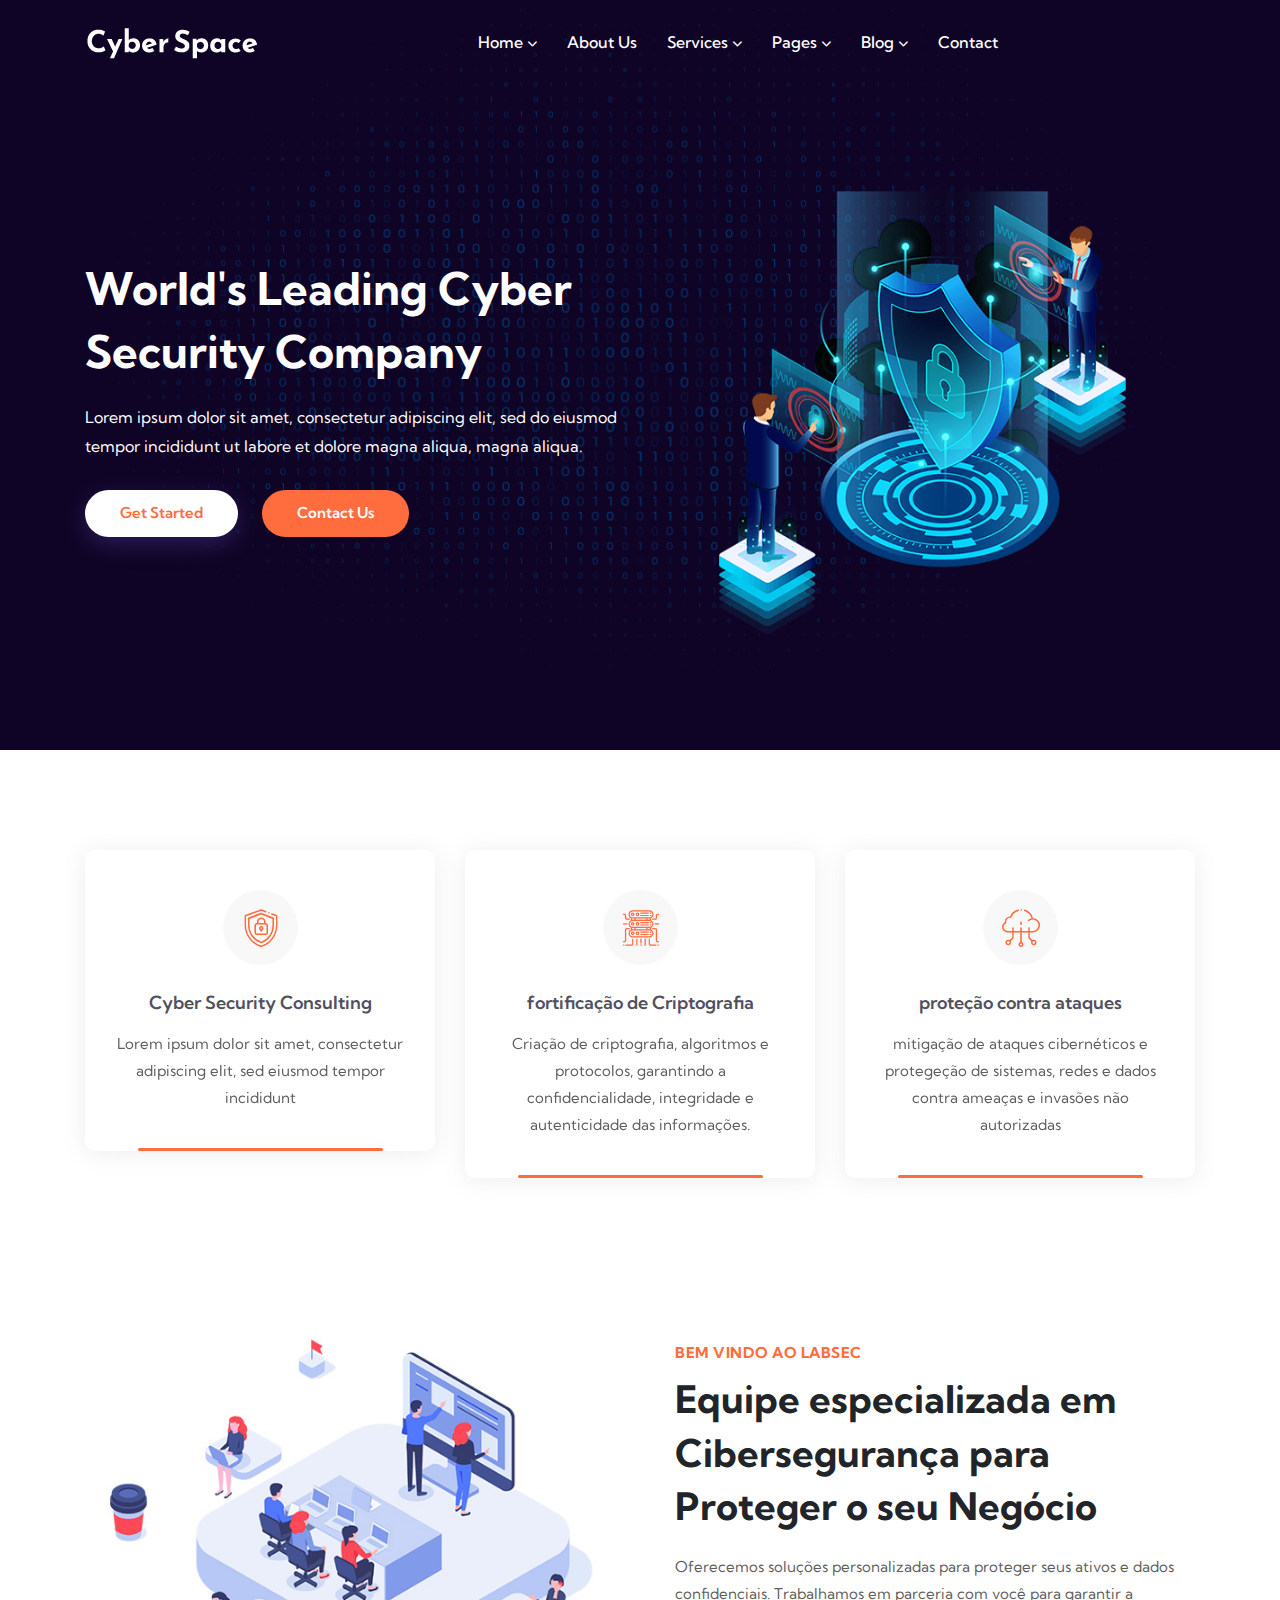
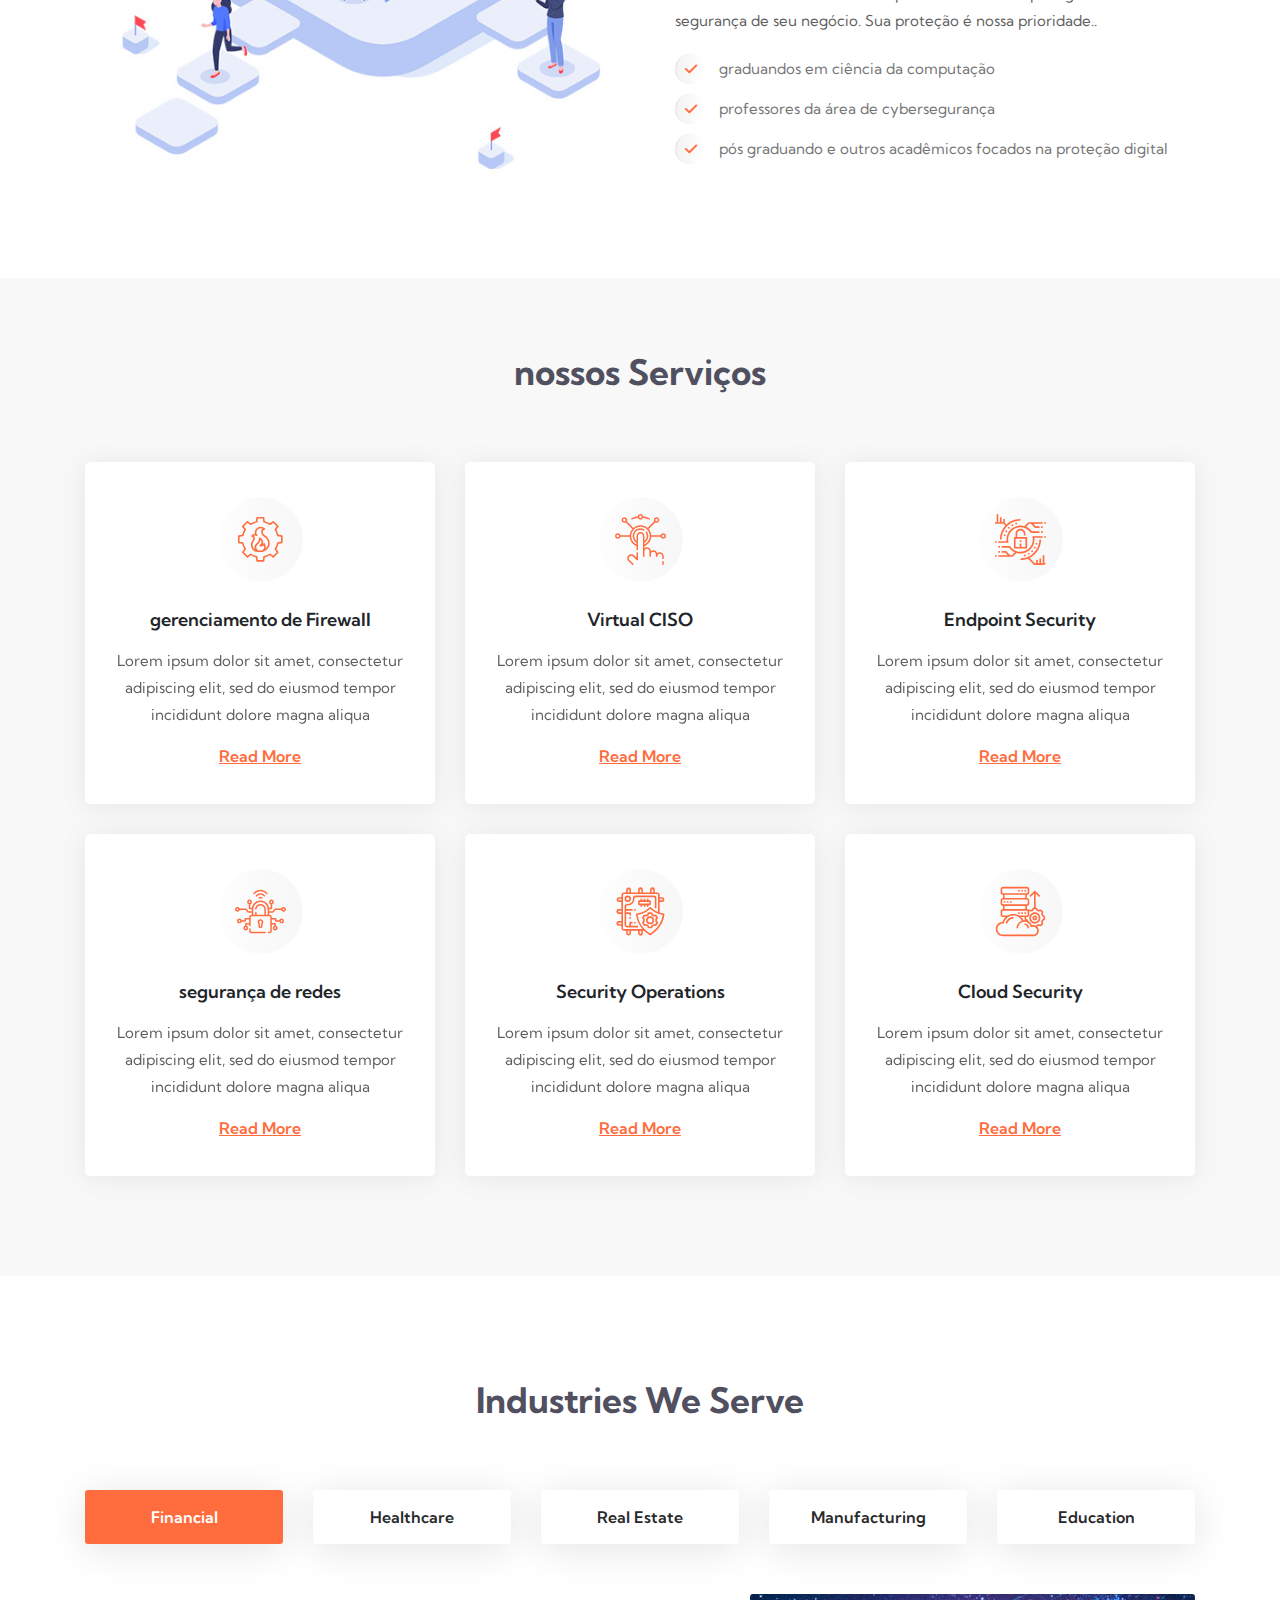
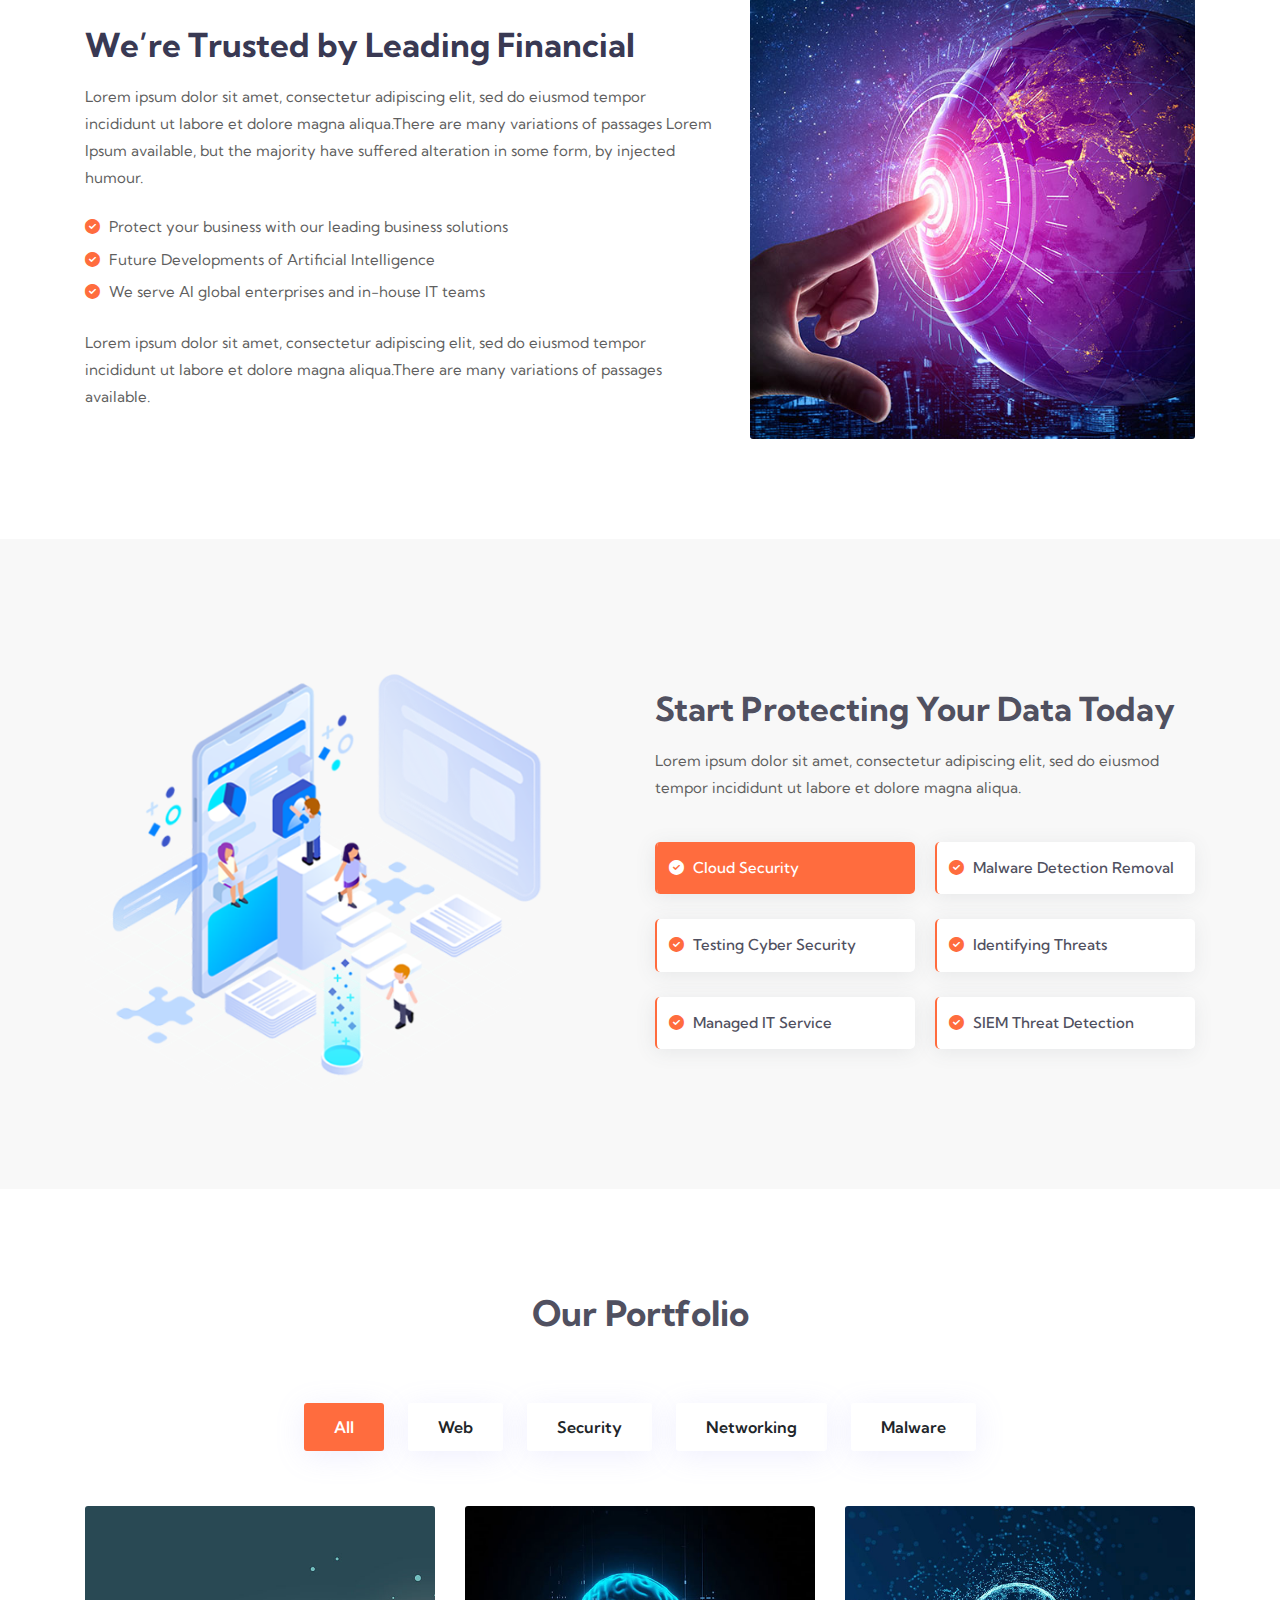
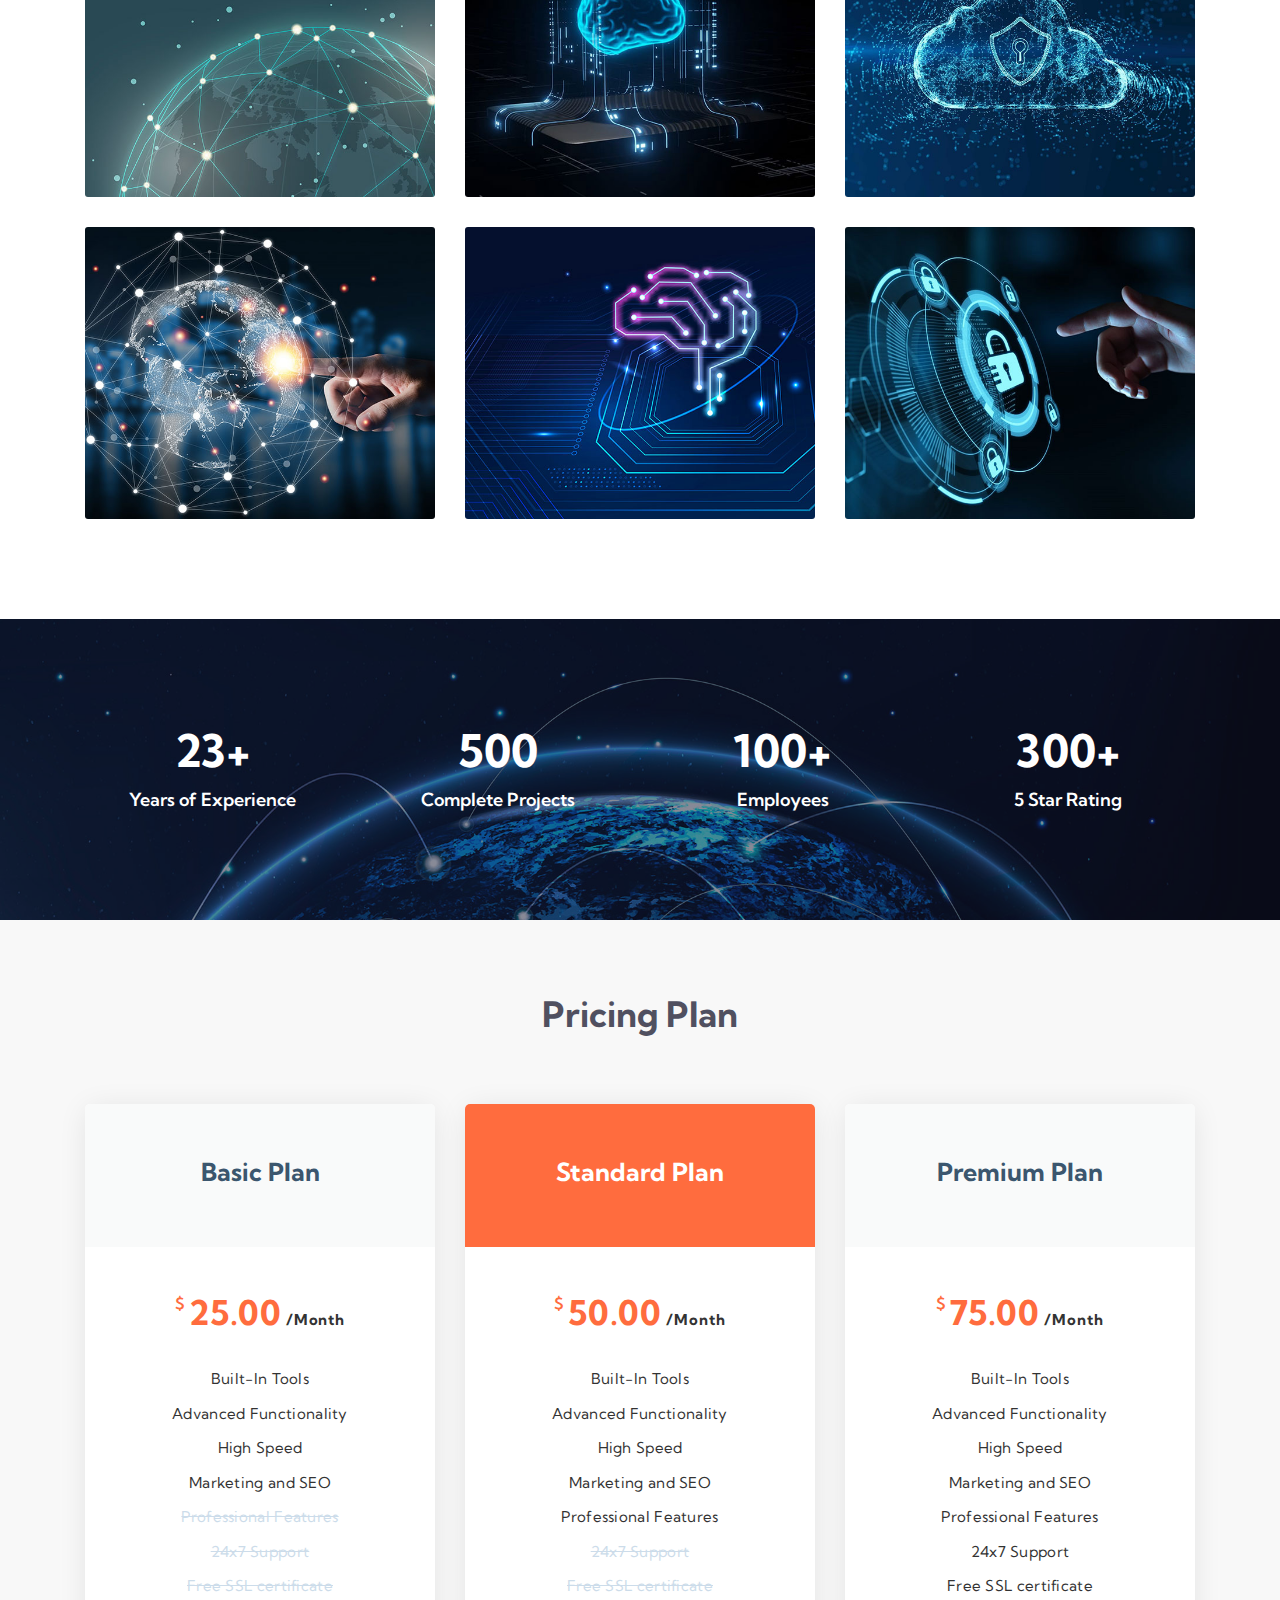
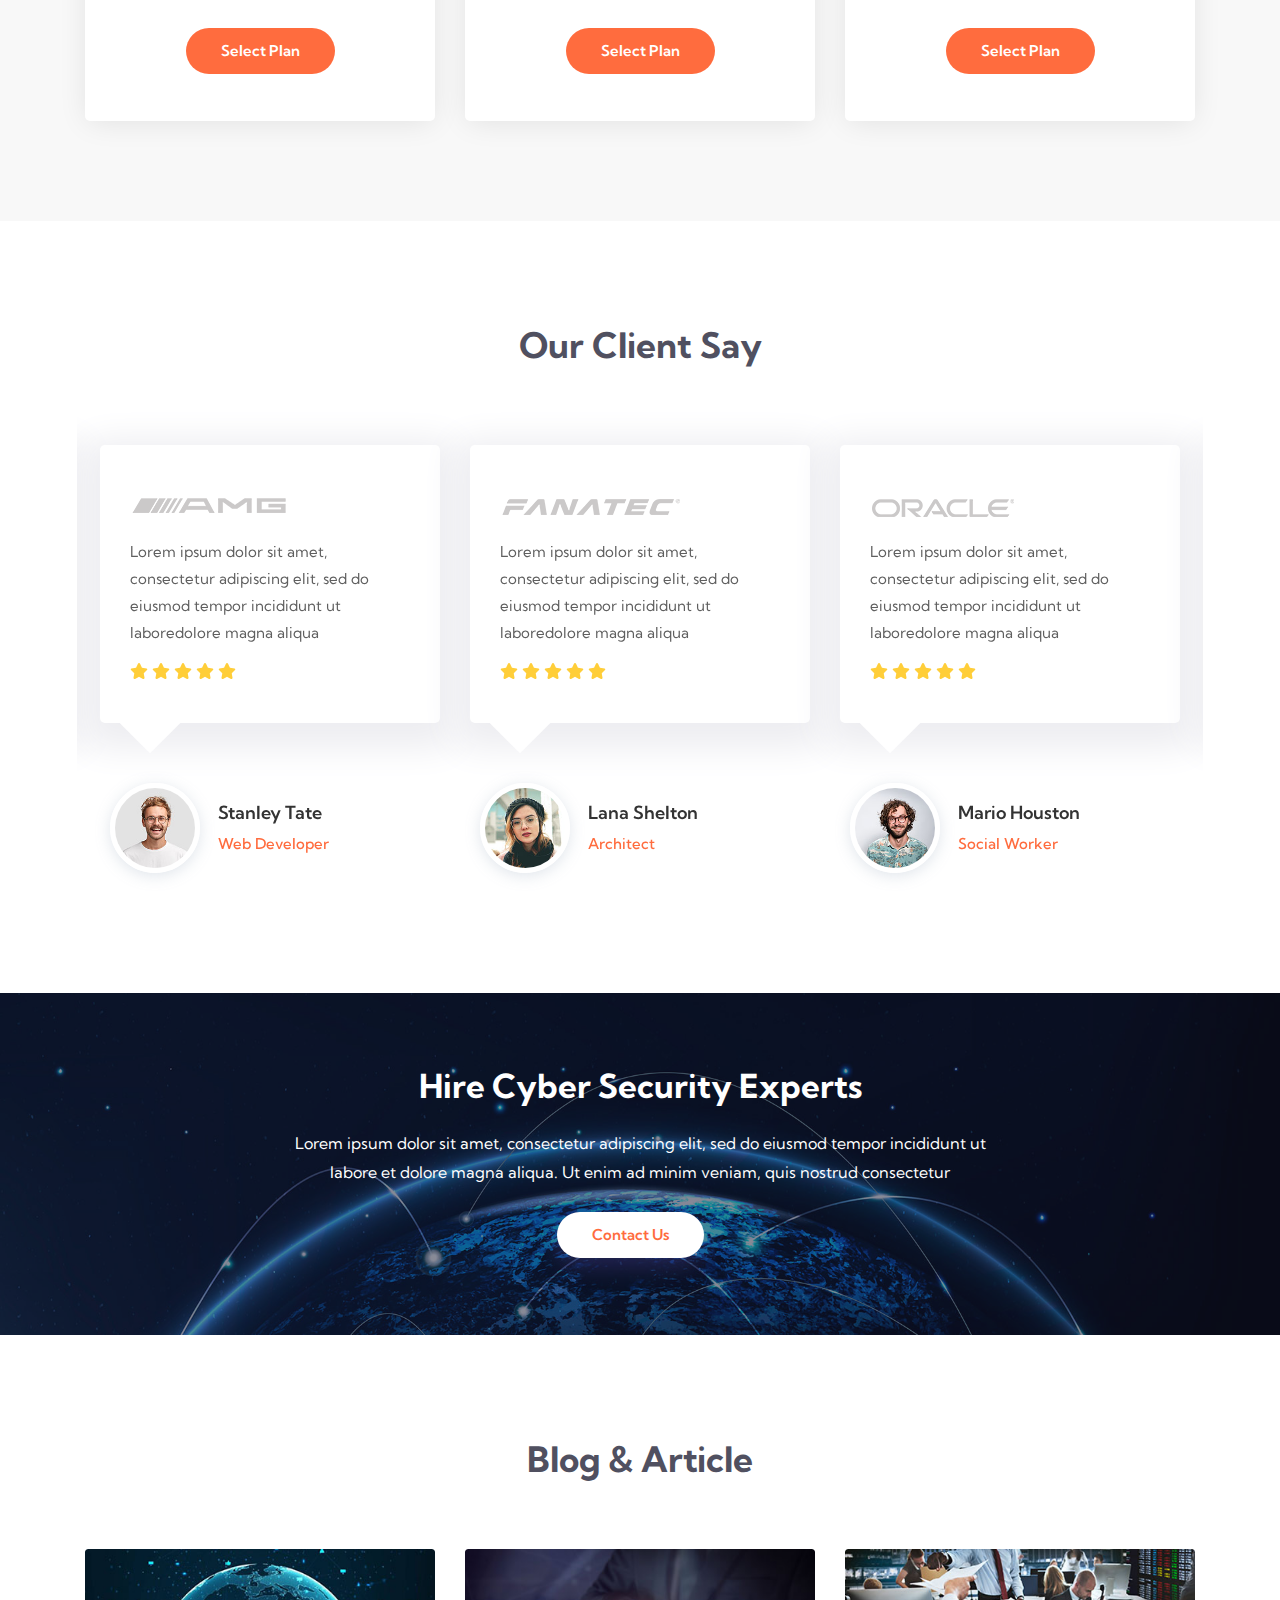
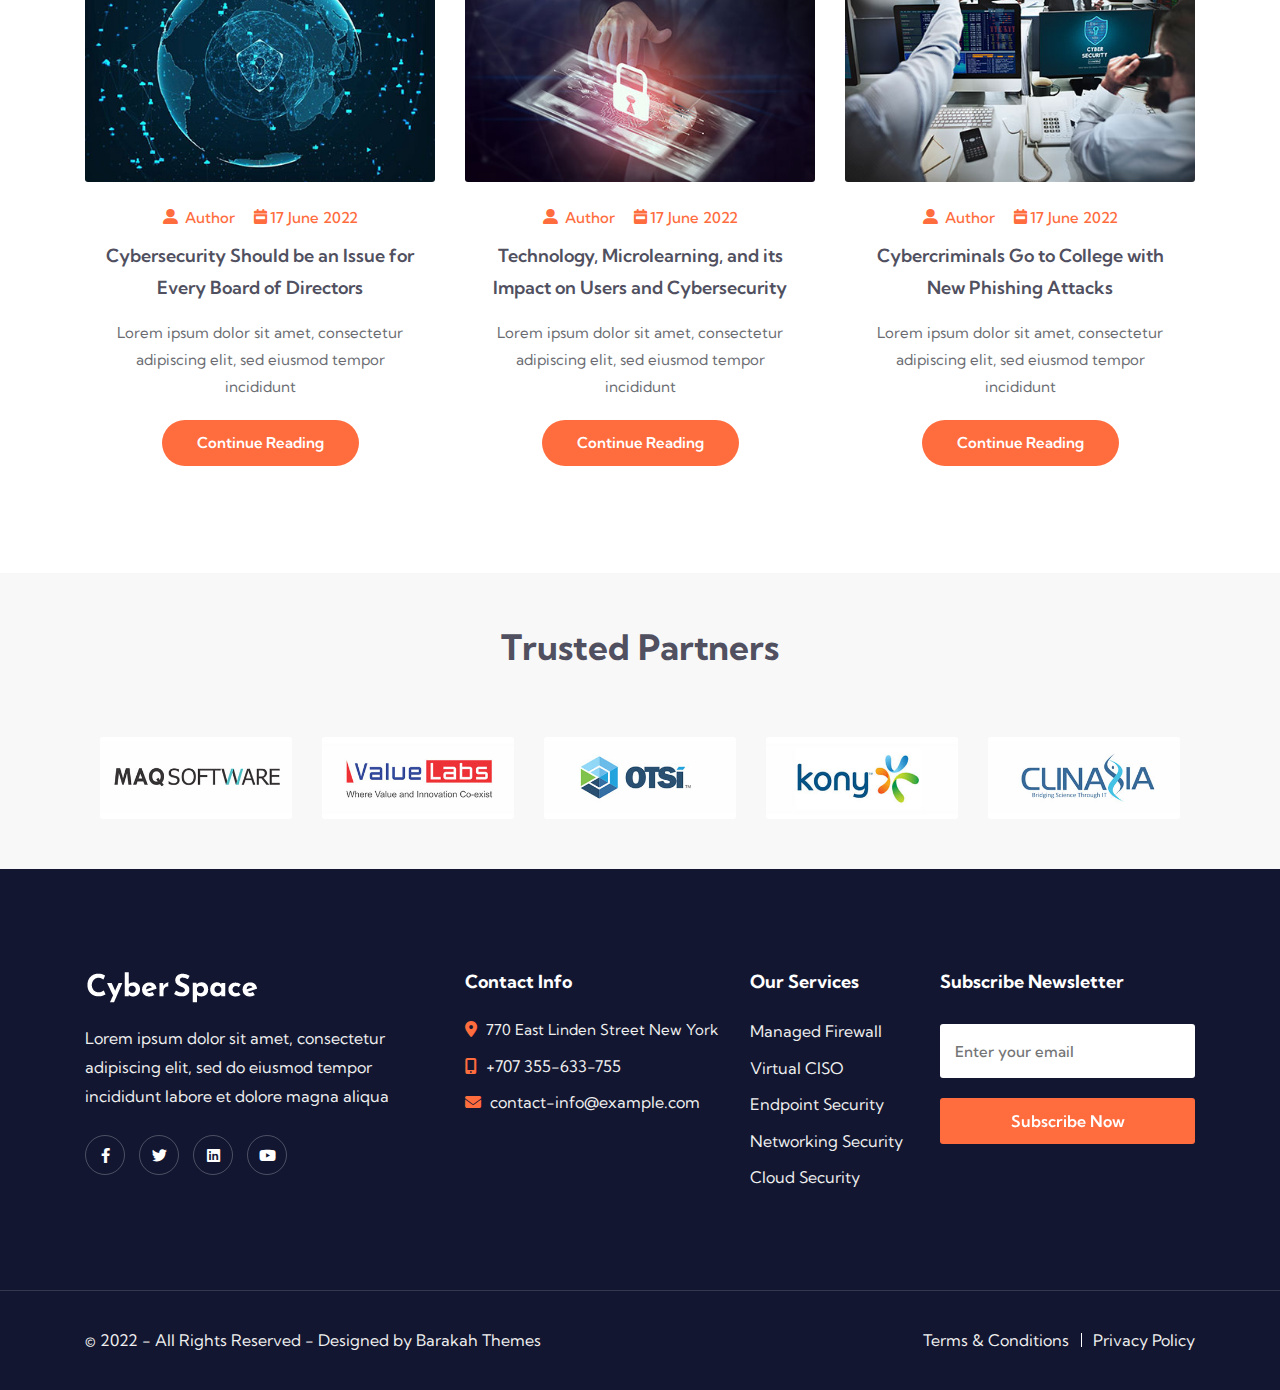
<file: index.html>
<!doctype html>
<html lang="zxx">

<head>
	<!-- Required meta tags -->
	<meta charset="utf-8">
	<meta name="viewport" content="width=device-width, initial-scale=1, shrink-to-fit=no">
	<!-- Title -->
	<title>labsec - laboratório de cybersegurança</title>
	<!-- Google Fonts -->
	<link href="https://fonts.googleapis.com/css2?family=Kumbh+Sans:wght@300;400;500;600;700;800;900&display=swap" rel="stylesheet">
	<!-- Favicon -->
	<link rel="icon" type="image/png" href="assets/img/favicon.png">
	<!-- Bootstrap Min CSS -->
	<link rel="stylesheet" href="assets/css/bootstrap.min.css">
	<!-- Animate Min CSS -->
	<link rel="stylesheet" href="assets/css/animate.min.css">
	<!-- Flaticon CSS -->
	<link rel="stylesheet" href="assets/css/flaticon.css">
	<!-- Font Awesome Min CSS -->
	<link rel="stylesheet" href="assets/css/fontawesome.min.css">
	<!-- Mean Menu CSS -->
	<link rel="stylesheet" href="assets/css/meanmenu.css">
	<!-- Magnific Popup Min CSS -->
	<link rel="stylesheet" href="assets/css/magnific-popup.min.css">
	<!-- Swiper Min CSS -->
	<link rel="stylesheet" href="assets/css/swiper.min.css">
	<!-- Owl Carousel Min CSS -->
	<link rel="stylesheet" href="assets/css/owl.carousel.min.css">
	<!-- Style CSS -->
	<link rel="stylesheet" href="assets/css/style.css">
	<!-- Responsive CSS -->
	<link rel="stylesheet" href="assets/css/responsive.css">
</head>

<body>

	<!-- Start Preloader Area -->
	<div class="preloader">
		<div class="d-table">
			<div class="d-table-cell">
			<div class="lds-spinner">
				<div></div><div></div><div></div>
				<div></div><div></div><div></div>
				<div></div><div></div><div></div>
				<div></div><div></div><div></div>
			</div>
			</div>
		</div>
	</div>
	<!-- End Preloader Area -->
	
	<!-- Start Navbar Area -->
	<div class="navbar-area">
		<div class="cyberspace-responsive-nav">
			<div class="container">
				<div class="cyberspace-responsive-menu">
					<div class="logo">
						<a href="index.html">
							<img src="assets/img/logo.png" class="white-logo" alt="logo">
							<img src="assets/img/logo-black.png" class="black-logo" alt="logo">
						</a>
					</div>
				</div>
			</div>
		</div>
		<div class="cyberspace-nav">
			<div class="container">
				<nav class="navbar navbar-expand-md navbar-light">
					<a class="navbar-brand" href="index.html">
						<img src="assets/img/logo.png" class="white-logo" alt="logo">
						<img src="assets/img/logo-black.png" class="black-logo" alt="logo">
					</a>
					<div class="collapse navbar-collapse mean-menu" id="navbarSupportedContent">
						<ul class="navbar-nav">
							<li class="nav-item"> 
								<a href="#" class="nav-link">Home <i class="fas fa-chevron-down"></i></a>
								<ul class="dropdown-menu">
									<li class="nav-item"> 
										<a href="index.html" class="nav-link">Home Page 1</a>
									</li>
									<li class="nav-item"> 
										<a href="index-2.html" class="nav-link">Home Page 2</a>
									</li>
								</ul>
							</li>
							<li class="nav-item">
								<a href="about.html" class="nav-link">About Us</a>
							</li>
							<li class="nav-item">
								<a href="#" class="nav-link">Services <i class="fas fa-chevron-down"></i></a>
								<ul class="dropdown-menu">
									<li class="nav-item"> 
										<a href="services.html" class="nav-link">Services</a>
									</li>
									<li class="nav-item"> 
										<a href="single-services.html" class="nav-link">Services Details</a>
									</li>
								</ul>
							</li>
							<li class="nav-item"> 
								<a href="#" class="nav-link">Pages <i class="fas fa-chevron-down"></i></a>
								<ul class="dropdown-menu">
									<li class="nav-item">
										<a href="projects.html" class="nav-link">Projects One</a>
									</li>
									<li class="nav-item">
										<a href="projects-2.html" class="nav-link">Projects Two</a>
									</li>
									<li class="nav-item">
										<a href="single-projects.html" class="nav-link">Projects Details</a>
									</li>
									<li class="nav-item">
										<a href="pricing.html" class="nav-link">Pricing</a>
									</li>
									<li class="nav-item">
										<a href="faq.html" class="nav-link">FAQ</a>
									</li>
									<li class="nav-item">
										<a href="error-404.html" class="nav-link">404 Error</a>
									</li>
									<li class="nav-item">
										<a href="coming-soon.html" class="nav-link">Coming Soon</a>
									</li>
									<li class="nav-item">
										<a href="terms-condition.html" class="nav-link">Terms & Conditions</a>
									</li>
									<li class="nav-item">
										<a href="privacy-policy.html" class="nav-link">Privacy Policy</a>
									</li>
								</ul>
							</li>
							<li class="nav-item">
								<a href="#" class="nav-link">Blog <i class="fas fa-chevron-down"></i></a>
								<ul class="dropdown-menu">
									<li class="nav-item">
										<a href="blog.html" class="nav-link">Blog</a>
									</li>
									<li class="nav-item">
										<a href="single-blog.html" class="nav-link">Blog Details</a>
									</li>
								</ul>
							</li>
							<li class="nav-item">
								<a href="contact.html" class="nav-link">Contact</a>
							</li>
						</ul>

					</div>
				</nav>
			</div>
		</div>
	</div>
	<!-- End Navbar Area -->
	
	<!-- Start Home Area -->
	<div class="home-area">
		<div class="d-table">
			<div class="d-table-cell">
				<div class="container">
					<div class="row align-items-center">
						<div class="col-lg-6 col-md-12">
							<div class="main-banner-content">
								<h1>World's Leading Cyber Security Company</h1>
								<p>Lorem ipsum dolor sit amet, consectetur adipiscing elit, sed do eiusmod tempor incididunt ut labore et dolore magna aliqua, magna aliqua.</p>
								<div class="banner-btn">
									<a href="#0" class="default-btn-one">
                                        Get Started <span></span>
                                    </a>
									<a href="#0" class="default-btn">
                                        Contact Us <span></span>
                                    </a>
								</div>
							</div>
						</div>
						<div class="col-lg-6 col-md-12">
							<div class="banner-image">
								<img src="assets/img/home-font.png" alt="image">
							</div>
                        </div>
					</div>
				</div>
			</div>
		</div>
	</div>
	<!-- End Home Area -->
	
	<!-- Start Features Section -->
	<section class="features-section pt-70 pb-50">
		<div class="container">
			<div class="row">
				<div class="col-lg-4 col-md-6">
					<a href="#0" class="single-features-item">
						<div class="features-icon">
							<i class="flaticon-protection"></i>
						</div>
						<h3>Cyber Security Consulting</h3>
						<p>Lorem ipsum dolor sit amet, consectetur adipiscing elit, sed eiusmod tempor incididunt</p>
					</a>
				</div>
				<div class="col-lg-4 col-md-6">
					<a href="#0" class="single-features-item">
						<div class="features-icon">
							<i class="flaticon-server"></i>
						</div>
						<h3>fortificação de Criptografia</h3>
						<p>Criação de criptografia, algoritmos e protocolos, garantindo a confidencialidade, integridade e autenticidade das informações.</p>
					</a>
				</div>
				<div class="col-lg-4 col-md-6">
					<a href="#0" class="single-features-item">
						<div class="features-icon">
							<i class="flaticon-cloud-computing"></i>
						</div>
						<h3>proteção contra ataques</h3>
						<p>mitigação de ataques cibernéticos e protegeção de sistemas, redes e dados contra ameaças e invasões não autorizadas</p>
					</a>
				</div>
			</div>
		</div>
	</section>
	<!-- End Features Section -->
	
	<!-- Start About Section -->
	<section class="about-area section-padding">
		<div class="container">
			<div class="row d-flex align-items-center">
				<div class="col-lg-6 col-md-12 col-sm-12">
					<div class="about-image">
						<img src="assets/img/about.jpg" alt="image">
					</div>
				</div>
				<div class="col-lg-6 col-md-12 col-sm-12">
					<div class="about-content">
						<h6>BEM VINDO AO LABSEC</h6>
						<h2>Equipe especializada em Cibersegurança para Proteger o seu Negócio</h2>
						<p>Oferecemos soluções personalizadas para proteger seus ativos e dados confidenciais. Trabalhamos em parceria com você para garantir a segurança de seu negócio. Sua proteção é nossa prioridade..</p>
						<ul class="about-feature-list">
							<li><i class="fa fa-check"></i> graduandos em ciência da computação</li>
							<li><i class="fa fa-check"></i> professores da área de cybersegurança</li>
							<li><i class="fa fa-check"></i> pós graduando e outros acadêmicos focados na proteção digital</li>
						</ul>
					</div>
				</div>
			</div>
		</div>
	</section>
	<!-- End About Section -->

	<!-- Start Services Section -->
	<section class="services-section bg-grey pt-70 pb-100">
		<div class="container">
			<div class="row">
				<div class="col-md-12">
					<div class="section-title">
						<h2>nossos Serviços </h2>
					</div>
				</div>
				<div class="col-lg-4 col-md-6">
					<div class="single-services-item">
						<div class="services-icon">
							<img src="assets/img/icons/services-icon-1.svg" alt="svg icon">
						</div>
						<h3>gerenciamento de Firewall</h3>
						<p>Lorem ipsum dolor sit amet, consectetur adipiscing elit, sed do eiusmod tempor incididunt dolore magna aliqua</p>
						<div class="services-btn-link">
							<a href="#0" class="services-link">Read More</a>
						</div>
					</div>
				</div>
				<div class="col-lg-4 col-md-6">
					<div class="single-services-item">
						<div class="services-icon">
							<img src="assets/img/icons/services-icon-2.svg" alt="svg icon">
						</div>
						<h3>Virtual CISO</h3>
						<p>Lorem ipsum dolor sit amet, consectetur adipiscing elit, sed do eiusmod tempor incididunt dolore magna aliqua</p>
						<div class="services-btn-link">
							<a href="#0" class="services-link">Read More</a>
						</div>
					</div>
				</div>
				<div class="col-lg-4 col-md-6">
					<div class="single-services-item">
						<div class="services-icon">
							<img src="assets/img/icons/services-icon-3.svg" alt="svg icon">
						</div>
						<h3>Endpoint Security</h3>
						<p>Lorem ipsum dolor sit amet, consectetur adipiscing elit, sed do eiusmod tempor incididunt dolore magna aliqua</p>
						<div class="services-btn-link">
							<a href="#0" class="services-link">Read More</a>
						</div>
					</div>
				</div>
				<div class="col-lg-4 col-md-6">
					<div class="single-services-item">
						<div class="services-icon">
							<img src="assets/img/icons/services-icon-4.svg" alt="svg icon">
						</div>
						<h3>segurança de redes </h3>
						<p>Lorem ipsum dolor sit amet, consectetur adipiscing elit, sed do eiusmod tempor incididunt dolore magna aliqua</p>
						<div class="services-btn-link">
							<a href="#0" class="services-link">Read More</a>
						</div>
					</div>
				</div>
				<div class="col-lg-4 col-md-6">
					<div class="single-services-item">
						<div class="services-icon">
							<img src="assets/img/icons/services-icon-5.svg" alt="svg icon">
						</div>
						<h3>Security Operations</h3>
						<p>Lorem ipsum dolor sit amet, consectetur adipiscing elit, sed do eiusmod tempor incididunt dolore magna aliqua</p>
						<div class="services-btn-link">
							<a href="#0" class="services-link">Read More</a>
						</div>
					</div>
				</div>
				<div class="col-lg-4 col-md-6">
					<div class="single-services-item">
						<div class="services-icon">
							<img src="assets/img/icons/services-icon-6.svg" alt="svg icon">
						</div>
						<h3>Cloud Security</h3>
						<p>Lorem ipsum dolor sit amet, consectetur adipiscing elit, sed do eiusmod tempor incididunt dolore magna aliqua</p>
						<div class="services-btn-link">
							<a href="#0" class="services-link">Read More</a>
						</div>
					</div>
				</div>
			</div>
		</div>
	</section>
	<!-- End Services Section -->
	
	<!-- Start Tabs Solutions Section -->
    <section class="tab-section home-2-tab section-padding">
        <div class="container">
			<div class="row">
				<div class="col-lg-8 offset-lg-2 col-md-12">
					<div class="section-title">
						<h2>Industries We Serve</h2>
					</div>
				</div>
			</div>
            <div class="tab solutions-list-tab">
                <ul class="tabs">
                    <li>
                        <a href="#"><span>Financial</span></a>
                    </li>
                    <li>
                        <a href="#"><span>Healthcare</span></a>
                    </li>
                    <li>
                        <a href="#"><span>Real Estate</span></a>
                    </li>
                    <li>
                        <a href="#"><span>Manufacturing</span></a>
                    </li>
                    <li>
                        <a href="#"><span>Education</span></a>
                    </li>
                </ul>
                <div class="tab_content">
                    <div class="tabs_item">
                        <div class="row align-items-center">
                            <div class="col-lg-7">
                                <div class="tab-solution-content">
                                    <h3>We’re Trusted by Leading Financial</h3>
                                    <p>Lorem ipsum dolor sit amet, consectetur adipiscing elit, sed do eiusmod tempor incididunt ut labore et dolore magna aliqua.There are many variations of passages Lorem Ipsum available, but the majority have suffered alteration in some form, by injected humour.</p>
                                    <ul class="tab-list">
                                        <li>
                                            <i class="fa-solid fa-check-circle"></i> Protect your business with our leading business solutions
                                        </li>
                                        <li>
                                            <i class="fa-solid fa-check-circle"></i> Future Developments of Artificial Intelligence
                                        </li>
                                        <li>
                                            <i class="fa-solid fa-check-circle"></i> We serve AI global enterprises and in-house IT teams
                                        </li>
                                    </ul>
                                    <p>Lorem ipsum dolor sit amet, consectetur adipiscing elit, sed do eiusmod tempor incididunt ut labore et dolore magna aliqua.There are many variations of passages available.</p>
                                </div>
                            </div>
                            <div class="col-lg-5">
                                <div class="tab-image">
                                    <img src="assets/img/industry/tab-solution-1.jpg" alt="image">
                                </div>
                            </div>
                        </div>
                    </div>
                    <div class="tabs_item">
                        <div class="row align-items-center">
                            <div class="col-lg-7">
                                <div class="tab-solution-content">
                                    <h3>Medical Device Security</h3>
                                    <p>Lorem ipsum dolor sit amet, consectetur adipiscing elit, sed do eiusmod tempor incididunt ut labore et dolore magna aliqua.There are many variations of passages Lorem Ipsum available, but the majority have suffered alteration in some form, by injected humour.</p>
                                    <ul class="tab-list">
                                        <li>
                                            <i class="fa-solid fa-check-circle"></i> Protect your business with our leading business solutions
                                        </li>
                                        <li>
                                            <i class="fa-solid fa-check-circle"></i> Future Developments of Artificial Intelligence
                                        </li>
                                        <li>
                                            <i class="fa-solid fa-check-circle"></i> We serve AI global enterprises and in-house IT teams
                                        </li>
                                    </ul>
                                    <p>Lorem ipsum dolor sit amet, consectetur adipiscing elit, sed do eiusmod tempor incididunt ut labore et dolore magna aliqua.There are many variations of passages available.</p>
                                </div>
                            </div>
                            <div class="col-lg-5">
                                <div class="tab-image">
                                    <img src="assets/img/industry/tab-solution-2.jpg" alt="image">
                                </div>
                            </div>
                        </div>
                    </div>
                    <div class="tabs_item">
                        <div class="row align-items-center">
                            <div class="col-lg-7">
                                <div class="tab-solution-content">
                                    <h3>Protecting Real Estate Industry</h3>
                                    <p>Lorem ipsum dolor sit amet, consectetur adipiscing elit, sed do eiusmod tempor incididunt ut labore et dolore magna aliqua.There are many variations of passages Lorem Ipsum available, but the majority have suffered alteration in some form, by injected humour.</p>
                                    <ul class="tab-list">
                                        <li>
                                            <i class="fa-solid fa-check-circle"></i> Protect your business with our leading business solutions
                                        </li>
                                        <li>
                                            <i class="fa-solid fa-check-circle"></i> Future Developments of Artificial Intelligence
                                        </li>
                                        <li>
                                            <i class="fa-solid fa-check-circle"></i> We serve AI global enterprises and in-house IT teams
                                        </li>
                                    </ul>
                                    <p>Lorem ipsum dolor sit amet, consectetur adipiscing elit, sed do eiusmod tempor incididunt ut labore et dolore magna aliqua.There are many variations of passages available.</p>
                                </div>
                            </div>
                            <div class="col-lg-5">
                                <div class="tab-image">
                                    <img src="assets/img/industry/tab-solution-3.jpg" alt="image">
                                </div>
                            </div>
                        </div>
                    </div>
                    <div class="tabs_item">
                        <div class="row align-items-center">
                            <div class="col-lg-7">
                                <div class="tab-solution-content">
                                    <h3>Manufacturing Cyber Landscape</h3>
                                    <p>Lorem ipsum dolor sit amet, consectetur adipiscing elit, sed do eiusmod tempor incididunt ut labore et dolore magna aliqua.There are many variations of passages Lorem Ipsum available, but the majority have suffered alteration in some form, by injected humour.</p>
                                    <ul class="tab-list">
                                        <li>
                                            <i class="fa-solid fa-check-circle"></i> Protect your business with our leading business solutions
                                        </li>
                                        <li>
                                            <i class="fa-solid fa-check-circle"></i> Future Developments of Artificial Intelligence
                                        </li>
                                        <li>
                                            <i class="fa-solid fa-check-circle"></i> We serve AI global enterprises and in-house IT teams
                                        </li>
                                    </ul>
                                    <p>Lorem ipsum dolor sit amet, consectetur adipiscing elit, sed do eiusmod tempor incididunt ut labore et dolore magna aliqua.There are many variations of passages available.</p>
                                </div>
                            </div>
                            <div class="col-lg-5">
                                <div class="tab-image">
                                    <img src="assets/img/industry/tab-solution-4.jpg" alt="image">
                                </div>
                            </div>
                        </div>
                    </div>
                    <div class="tabs_item">
                        <div class="row align-items-center">
                            <div class="col-lg-7">
                                <div class="tab-solution-content">
                                    <h3>Higher Education Facilities</h3>
                                    <p>Lorem ipsum dolor sit amet, consectetur adipiscing elit, sed do eiusmod tempor incididunt ut labore et dolore magna aliqua.There are many variations of passages Lorem Ipsum available, but the majority have suffered alteration in some form, by injected humour.</p>
                                    <ul class="tab-list">
                                        <li>
                                            <i class="fa-solid fa-check-circle"></i> Protect your business with our leading business solutions
                                        </li>
                                        <li>
                                            <i class="fa-solid fa-check-circle"></i> Future Developments of Artificial Intelligence
                                        </li>
                                        <li>
                                            <i class="fa-solid fa-check-circle"></i> We serve AI global enterprises and in-house IT teams
                                        </li>
                                    </ul>
                                    <p>Lorem ipsum dolor sit amet, consectetur adipiscing elit, sed do eiusmod tempor incididunt ut labore et dolore magna aliqua.There are many variations of passages available.</p>
                                </div>
                            </div>
                            <div class="col-lg-5">
                                <div class="tab-image">
                                    <img src="assets/img/industry/tab-solution-5.jpg" alt="image">
                                </div>
                            </div>
                        </div>
                    </div>
                </div>
            </div>
        </div>
    </section>
    <!-- End Tabs Solutions Section -->
	
	<!-- Start Overview Section -->
	<section class="overview-section bg-grey section-padding">
		<div class="container">
			<div class="row align-items-center">
				<div class="col-lg-6">
					<div class="overview-image-2">
						<img src="assets/img/overview-2.png" alt="image">
					</div>
				</div>
				<div class="col-lg-6">
					<div class="overview-content">
						<h2>Start Protecting Your Data Today</h2>
						<p>Lorem ipsum dolor sit amet, consectetur adipiscing elit, sed do eiusmod tempor incididunt ut labore et dolore magna aliqua.</p>
						<ul class="features-list">
							<li> <span class="active"><i class="fa-solid fa-check-circle"></i> Cloud Security</span></li>
							<li> <span><i class="fa-solid fa-check-circle"></i> Malware Detection Removal</span></li>
							<li> <span><i class="fa-solid fa-check-circle"></i> Testing Cyber Security</span></li>
							<li> <span><i class="fa-solid fa-check-circle"></i> Identifying Threats</span></li>
							<li> <span><i class="fa-solid fa-check-circle"></i> Managed IT Service</span></li>
							<li> <span><i class="fa-solid fa-check-circle"></i> SIEM Threat Detection</span></li>
						</ul>
					</div>
				</div>
			</div>
		</div>
	</section>
	<!-- End Overview Section -->
	
	<!-- Start Project Section -->
    <section class="project-area section-padding">
        <div class="container">
            <div class="row">
				<div class="col-md-12">
					<div class="section-title">
						<h2>Our Portfolio</h2>
					</div>
				</div>
                <div class="col-md-12">
                    <div class="project-list">
                        <ul class="nav" id="project-flters">
                            <li class="filter filter-active" data-filter=".all">all</li>
                            <li class="filter" data-filter=".web">Web</li>
                            <li class="filter" data-filter=".security">Security</li>
                            <li class="filter" data-filter=".networking">Networking</li>
                            <li class="filter" data-filter=".malware">Malware</li>
                        </ul>
                    </div>
                </div>
                <div class="project-container">
                    <!-- project-item -->
                    <div class="col-lg-4 col-md-6 project-grid-item all web networking">
                        <div class="project-item">
							<img src="assets/img/project/project-1.jpg" alt="image">
                            <div class="project-content-overlay">
								<p>Cyber Security</p>
								<h3><a href="single-projects.html"> Security Analysts & Engineers</a></h3>
                            </div>
                        </div>
                    </div>
                    <!-- project-item -->
                    <div class="col-lg-4 col-md-6 project-grid-item all security malware">
                        <div class="project-item">
							<img src="assets/img/project/project-2.jpg" alt="image">
                            <div class="project-content-overlay">
								<p>Cyber Security</p>
								<h3><a href="single-projects.html"> Security Analysts & Engineers</a></h3>
                            </div>
                        </div>
                    </div>
                    <!-- project-item -->
                    <div class="col-lg-4 col-md-6 project-grid-item all web networking">
                        <div class="project-item">
							<img src="assets/img/project/project-3.jpg" alt="image">
                            <div class="project-content-overlay">
								<p>Cyber Security</p>
								<h3><a href="single-projects.html"> Security Analysts & Engineers</a></h3>
                            </div>
                        </div>
                    </div>
                    <!-- project-item -->
                    <div class="col-lg-4 col-md-6 project-grid-item all web webdesig malwaren">
                        <div class="project-item">
							<img src="assets/img/project/project-4.jpg" alt="image">
                            <div class="project-content-overlay">
								<p>Cyber Security</p>
								<h3><a href="single-projects.html"> Security Analysts & Engineers</a></h3>
                            </div>
                        </div>
                    </div>
                    <!-- project-item -->
                    <div class="col-lg-4 col-md-6 project-grid-item all security networking malware">
                        <div class="project-item">
							<img src="assets/img/project/project-5.jpg" alt="image">
                            <div class="project-content-overlay">
								<p>Cyber Security</p>
								<h3><a href="single-projects.html"> Security Analysts & Engineers</a></h3>
                            </div>
                        </div>
                    </div>
                    <!-- project-item -->
                    <div class="col-lg-4 col-md-6 project-grid-item all web networking">
                        <div class="project-item">
							<img src="assets/img/project/project-6.jpg" alt="image">
                            <div class="project-content-overlay">
								<p>Cyber Security</p>
								<h3><a href="single-projects.html"> Security Analysts & Engineers</a></h3>
                            </div>
                        </div>
                    </div>
                </div>
            </div>
        </div>
    </section>
    <!-- End Project Section -->
	
	<!-- Start Counter Section -->
	<section class="counter-area section-padding">
		<div class="container">
			<div class="row">
				<div class="col-lg-3 col-md-6 counter-item">
					<div class="single-counter">
						<div class="counter-contents">
							<h2>
								<span class="counter-number">23</span>
								<span>+</span>
							</h2>
							<h3 class="counter-heading">Years of Experience</h3>
						</div>
					</div>
				</div>
				<div class="col-lg-3 col-md-6 counter-item">
					<div class="single-counter">
						<div class="counter-contents">
							<h2>
								<span class="counter-number">500</span>
							</h2>
							<h3 class="counter-heading">Complete Projects</h3>
						</div>
					</div>
				</div>
				<div class="col-lg-3 col-md-6 counter-item">
					<div class="single-counter">
						<div class="counter-contents">
							<h2>
								<span class="counter-number">100</span>
								<span>+</span>
							</h2>
							<h3 class="counter-heading">Employees</h3>
						</div>
					</div>
				</div>
				<div class="col-lg-3 col-md-6 counter-item">
					<div class="single-counter">
						<div class="counter-contents">
							<h2>
								<span class="counter-number">300</span>
								<span>+</span>
							</h2>
							<h3 class="counter-heading">5 Star Rating</h3>
						</div>
					</div>
				</div>
			</div>
		</div>
	</section>
	<!-- End Counter Section -->
	
    <!-- Start Pricing Section -->
    <section class="price-area bg-grey pt-70 pb-100">
        <div class="container">
            <div class="row">
				<div class="col-md-12">
					<div class="section-title">
						<h2>Pricing Plan</h2>
					</div>
				</div>
                <!-- pricing item -->
                <div class="col-lg-4 col-md-6 col-sm-12 price-item">
                    <div class="single-price-item">
                        <div class="pricing-header">
                            <h3 class="pricing-title">Basic Plan</h3>
                        </div>
                        <div class="pricing-body">
                            <div class="price-content">
                                <span class="currency">$</span>
                                <span class="price">25.00</span>
                                <span class="period">/Month</span>
                            </div>
                            <ul class="list">
                                <li class="active">Built-In Tools</li>
                                <li class="active">Advanced Functionality</li>
                                <li class="active">High Speed</li>
                                <li class="active">Marketing and SEO</li>
                                <li>Professional Features</li>
                                <li>24x7 Support</li>
                                <li>Free SSL certificate</li>
                            </ul>
                        </div>
                        <div class="pricing-footer">
                            <a href="#" class="default-btn">Select Plan <span></span></a>
                        </div>
                    </div>
                </div>
                <!-- pricing item end -->
                <!-- pricing item -->
                <div class="col-lg-4 col-md-6 col-sm-12 price-item">
                    <div class="single-price-item active">
                        <div class="pricing-header">
                            <h3 class="pricing-title">Standard Plan</h3>
                        </div>
                        <div class="pricing-body">
                            <div class="price-content">
                                <span class="currency">$</span>
                                <span class="price">50.00</span>
                                <span class="period">/Month</span>
                            </div>
                            <ul class="list">
                                <li class="active">Built-In Tools</li>
                                <li class="active">Advanced Functionality</li>
                                <li class="active">High Speed</li>
                                <li class="active">Marketing and SEO</li>
                                <li class="active">Professional Features</li>
                                <li>24x7 Support</li>
                                <li>Free SSL certificate</li>
                            </ul>
                        </div>
                        <div class="pricing-footer">
                            <a href="#" class="default-btn">Select Plan <span></span></a>
                        </div>
                    </div>
                </div>
                <!-- pricing item end -->
                <!-- pricing item -->
                <div class="col-lg-4 col-md-6 col-sm-12 price-item">
                    <div class="single-price-item">
                        <div class="pricing-header">
                            <h3 class="pricing-title">Premium Plan</h3>
                        </div>
                        <div class="pricing-body">
                            <div class="price-content">
                                <span class="currency">$</span>
                                <span class="price">75.00</span>
                                <span class="period">/Month</span>
                            </div>
                            <ul class="list">
                                <li class="active">Built-In Tools</li>
                                <li class="active">Advanced Functionality</li>
                                <li class="active">High Speed</li>
                                <li class="active">Marketing and SEO</li>
                                <li class="active">Professional Features</li>
                                <li class="active">24x7 Support</li>
                                <li class="active">Free SSL certificate</li>
                            </ul>
                        </div>
                        <div class="pricing-footer">
                            <a href="#" class="default-btn">Select Plan <span></span></a>
                        </div>
                    </div>
                </div>
                <!-- pricing item end -->
            </div>
        </div>
    </section>
    <!-- End Pricing Section -->
	
	<!-- Start Testimonials Section -->
	<section class="testimonial-design-two section-padding">
		<div class="container">
			<div class="row">
				<div class="col-md-12">
					<div class="section-title">
						<h2>Our Client Say</h2>
					</div>
				</div>
				<div class="col-md-12">
					<div class="testimonial-slide-two">
						<div class="owl-carousel owl-theme">
							<!-- testimonials item -->
							<div class="single-testimonial-two">
								<div class="testimonial-two-content">
									<div class="testimonial-text">
										<div class="logo-box">
											<img src="assets/img/client/testimonial-logo-1.png" alt="logo">
										</div>
										<p>Lorem ipsum dolor sit amet, consectetur adipiscing elit, sed do eiusmod tempor incididunt ut laboredolore magna aliqua</p>
										<div class="rating-box">
											<ul>
												<li><i class="fa fa-star"></i></li>
												<li><i class="fa fa-star"></i></li>
												<li><i class="fa fa-star"></i></li>
												<li><i class="fa fa-star"></i></li>
												<li><i class="fa fa-star"></i></li>
											</ul>
										</div>
									</div>
									<div class="author-info-box">
										<div class="author-img">
											<img src="assets/img/client/testimonial-1.jpg" alt="testimonial">
										</div>
										<div class="author-bio-info">
											<h3>Stanley Tate</h3>
											<span>Web Developer</span>
										</div>
									</div>
								</div>
							</div>
							<!-- testimonials item -->
							<div class="single-testimonial-two">
								<div class="testimonial-two-content">
									<div class="testimonial-text">
										<div class="logo-box">
											<img src="assets/img/client/testimonial-logo-2.png" alt="logo">
										</div>
										<p>Lorem ipsum dolor sit amet, consectetur adipiscing elit, sed do eiusmod tempor incididunt ut laboredolore magna aliqua</p>
										<div class="rating-box">
											<ul>
												<li><i class="fa fa-star"></i></li>
												<li><i class="fa fa-star"></i></li>
												<li><i class="fa fa-star"></i></li>
												<li><i class="fa fa-star"></i></li>
												<li><i class="fa fa-star"></i></li>
											</ul>
										</div>
									</div>
									<div class="author-info-box">
										<div class="author-img">
											<img src="assets/img/client/testimonial-2.jpg" alt="testimonial">
										</div>
										<div class="author-bio-info">
											<h3>Lana Shelton</h3>
											<span>Architect</span>
										</div>
									</div>
								</div>
							</div>
							<!-- testimonials item -->
							<div class="single-testimonial-two">
								<div class="testimonial-two-content">
									<div class="testimonial-text">
										<div class="logo-box">
											<img src="assets/img/client/testimonial-logo-3.png" alt="logo">
										</div>
										<p>Lorem ipsum dolor sit amet, consectetur adipiscing elit, sed do eiusmod tempor incididunt ut laboredolore magna aliqua</p>
										<div class="rating-box">
											<ul>
												<li><i class="fa fa-star"></i></li>
												<li><i class="fa fa-star"></i></li>
												<li><i class="fa fa-star"></i></li>
												<li><i class="fa fa-star"></i></li>
												<li><i class="fa fa-star"></i></li>
											</ul>
										</div>
									</div>
									<div class="author-info-box">
										<div class="author-img">
											<img src="assets/img/client/testimonial-3.jpg" alt="testimonial">
										</div>
										<div class="author-bio-info">
											<h3>Mario Houston</h3>
											<span>Social Worker</span>
										</div>
									</div>
								</div>
							</div>
						</div>
					</div>
				</div>
			</div>
		</div>
	</section>
	<!-- End Testimonials Section -->
	
	<!-- Start Hire Section -->
	<section class="hire-section">
		<div class="container">
			<div class="row">
				<div class="col-lg-8 offset-lg-2 col-md-12">
					<div class="hire-content">
						<h2>Hire Cyber Security Experts</h2>
						<p>Lorem ipsum dolor sit amet, consectetur adipiscing elit, sed do eiusmod tempor incididunt ut labore et dolore magna aliqua. Ut enim ad minim veniam, quis nostrud consectetur</p>
						<div class="hire-btn">
							<a class="default-btn-one" href="contact.html">Contact Us <span></span></a>
						</div>
					</div>
				</div>
			</div>
		</div>
	</section>
	<!-- End Hire Section -->
	
	<!-- Start Blog Section -->
	<section class="blog-section pt-100 pb-70">
		<div class="container">
			<div class="row">
				<div class="col-md-12">
					<div class="section-title">
						<h2>Blog & Article</h2>
					</div>
				</div>
				<div class="col-lg-4 col-md-6">
					<div class="blog-single-item">
						<div class="blog-image">
							<a href="single-blog.html">
								<img src="assets/img/blog/blog-1.jpg" alt="image">
							</a>
						</div>
						<div class="blog-description">
							<ul class="blog-list">
								<li>
									<a href="#"> <i class="fa fa-user-alt"></i> Author</a>
								</li>
								<li>
									<a href="#"> <i class="fas fa-calendar-week"></i>17 June 2022</a>
								</li>
							</ul>
							<div class="blog-content">
								<h3>
                                    <a href="single-blog.html">
										Cybersecurity Should be an Issue for Every Board of Directors
                                    </a>
                                </h3>
								<p>Lorem ipsum dolor sit amet, consectetur adipiscing elit, sed eiusmod tempor incididunt</p>
								<div class="blog-btn">
									<a href="single-blog.html" class="default-btn blog-btn-one">Continue Reading <span></span></a>
								</div>
							</div>
						</div>
					</div>
				</div>
				<div class="col-lg-4 col-md-6">
					<div class="blog-single-item">
						<div class="blog-image">
							<a href="single-blog.html">
								<img src="assets/img/blog/blog-2.jpg" alt="image">
							</a>
						</div>
						<div class="blog-description">
							<ul class="blog-list">
								<li>
									<a href="#"> <i class="fa fa-user-alt"></i> Author</a>
								</li>
								<li>
									<a href="#"> <i class="fas fa-calendar-week"></i>17 June 2022</a>
								</li>
							</ul>
							<div class="blog-content">
								<h3>
									<a href="single-blog.html">
                                       Technology, Microlearning, and its Impact on Users and Cybersecurity
                                    </a>
								</h3>
								<p>Lorem ipsum dolor sit amet, consectetur adipiscing elit, sed eiusmod tempor incididunt</p>
								<div class="blog-btn">
									<a href="single-blog.html" class="default-btn blog-btn-one">Continue Reading <span></span></a>
								</div>
							</div>
						</div>
					</div>
				</div>
				<div class="col-lg-4 col-md-6">
					<div class="blog-single-item">
						<div class="blog-image">
							<a href="single-blog.html">
								<img src="assets/img/blog/blog-3.jpg" alt="image">
							</a>
						</div>
						<div class="blog-description">
							<ul class="blog-list">
								<li>
									<a href="#"> <i class="fa fa-user-alt"></i> Author</a>
								</li>
								<li>
									<a href="#"> <i class="fas fa-calendar-week"></i>17 June 2022</a>
								</li>
							</ul>
							<div class="blog-content">
								<h3>
                                    <a href="single-blog.html">
                                        Cybercriminals Go to College with New Phishing Attacks
                                    </a>
                                </h3>
								<p>Lorem ipsum dolor sit amet, consectetur adipiscing elit, sed eiusmod tempor incididunt</p>
								<div class="blog-btn">
									<a href="single-blog.html" class="default-btn blog-btn-one">Continue Reading <span></span></a>
								</div>
							</div>
						</div>
					</div>
				</div>
			</div>
		</div>
	</section>
	<!-- End Blog Section -->
	
	<!-- Start Partner Logo Section -->
	<div class="partner-area bg-grey">
		<div class="container">
			<div class="section-title">
				<h2>Trusted Partners</h2>
			</div>
			<div id="partner-carousel" class="partner-carousel owl-carousel owl-theme owl-loaded">
				<div class="partner-slide-item">
					<a href="#0">
						<img src="assets/img/partner-logo/client-1.jpg" alt="partner-image">
					</a>
				</div>
				<div class="partner-slide-item">
					<a href="#0">
						<img src="assets/img/partner-logo/client-2.jpg" alt="partner-image">
					</a>
				</div>
				<div class="partner-slide-item">
					<a href="#0">
						<img src="assets/img/partner-logo/client-3.jpg" alt="partner-image">
					</a>
				</div>
				<div class="partner-slide-item">
					<a href="#0">
						<img src="assets/img/partner-logo/client-4.jpg" alt="partner-image">
					</a>
				</div>
				<div class="partner-slide-item">
					<a href="#0">
						<img src="assets/img/partner-logo/client-5.jpg" alt="partner-image">
					</a>
				</div>
				<div class="partner-slide-item">
					<a href="#0">
						<img src="assets/img/partner-logo/client-6.jpg" alt="partner-image">
					</a>
				</div>
				<div class="partner-slide-item">
					<a href="#0">
						<img src="assets/img/partner-logo/client-7.jpg" alt="partner-image">
					</a>
				</div>
				<div class="partner-slide-item">
					<a href="#0">
						<img src="assets/img/partner-logo/client-8.jpg" alt="partner-image">
					</a>
				</div>
			</div>
		</div>
	</div>
	<!-- End Partner Logo Section -->
	
	<!-- Start Footer Section -->
	<section class="footer-area">
		<div class="container">
			<div class="row">
				<div class="col-lg-4 col-md-6 footer-box-item">
					<div class="footer-about footer-list">
						<a class="footer-logo" href="#">
							<img src="assets/img/logo.png" class="white-logo" alt="logo">
						</a>
						<p>Lorem ipsum dolor sit amet, consectetur adipiscing elit, sed do eiusmod tempor incididunt labore et dolore magna aliqua</p>
						<ul class="footer-social-icon">
							<li><a href="#"><i class="fab fa-facebook-f"></i></a></li>
							<li><a href="#"><i class="fab fa-twitter"></i></a></li>
							<li><a href="#"><i class="fab fa-linkedin"></i></a></li>
							<li><a href="#"><i class="fab fa-youtube"></i></a></li>
						</ul>
					</div>
				</div>
				<div class="col-lg-3 col-md-6 footer-box-item">
					<div class="footer-list">
						<h5 class="title">Contact Info</h5>
						<div class="footer-contact-info">
							<ul class="footer-contact-list">
								<li><i class="fa fa-location-dot"></i> 770 East Linden Street New York</li>
								<li><i class="fa fa-mobile-screen-button"></i> <a href="tel:101202303">+707 355-633-755</a></li>
								<li><i class="fa fa-envelope"></i> <a href="mailto:random@example.com">contact-info@example.com</a></li>
							</ul>
						</div>
					</div>
				</div>
				<div class="col-lg-2 col-md-6 footer-box-item">
					<div class="footer-list">
						<h5 class="title">Our Services</h5>
						<ul class="footer-nav-links">
							<li><a href="#">Managed Firewall</a></li>
							<li><a href="#">Virtual CISO</a></li>
							<li><a href="#">Endpoint Security</a></li>
							<li><a href="#">Networking Security</a></li>
							<li><a href="#">Cloud Security</a></li>
						</ul>
					</div>
				</div>
				<div class="col-lg-3 col-md-6 footer-box-item">
					<div class="footer-list">
						<h5 class="title">Subscribe Newsletter</h5>
						<div class="footer-info-newsletter">
							<form class="newsletter-form">
								<input type="email" class="input-newsletter" placeholder="Enter your email" name="EMAIL" required="" autocomplete="off">
								<button class="default-btn" type="submit">Subscribe Now <span></span></button>
							</form>
						</div>
					</div>
				</div>
			</div>
		</div>
	</section>
	<!-- End Footer Section -->
	
	<!-- Start Footer Copyright Section -->
	<div class="copyright-area">
		<div class="container">
			<div class="row align-items-center">
				<div class="col-lg-6 col-md-6">
					<p>© 2022 - All Rights Reserved - Designed by <span class="author-name">Barakah Themes</span></p>
				</div>
				<div class="col-lg-6 col-md-6">
					<ul>
						<li> <a href="terms-condition.html">Terms & Conditions</a></li>
						<li> <a href="privacy-policy.html">Privacy Policy</a></li>
					</ul>
				</div>
			</div>
		</div>
	</div>
	<!-- End Footer Copyright Section -->
	
	<!-- Start Go Top Section -->
	<div class="go-top">
		<i class="fas fa-chevron-up"></i>
		<i class="fas fa-chevron-up"></i>
	</div>
	<!-- End Go Top Section -->
	
	<!-- jQuery Min JS -->
	<script src="assets/js/jquery.min.js"></script>
	<!-- Bootstrap Min JS -->
	<script src="assets/js/bootstrap.min.js"></script>
	<!-- MeanMenu JS  -->
	<script src="assets/js/jquery.meanmenu.js"></script>
	<!-- Appear Min JS -->
	<script src="assets/js/jquery.appear.min.js"></script>
	<!-- CounterUp Min JS -->
	<script src="assets/js/jquery.waypoints.min.js"></script>
	<script src="assets/js/jquery.counterup.min.js"></script>
	<!-- Owl Carousel Min JS -->
	<script src="assets/js/owl.carousel.min.js"></script>
	<!-- Magnific Popup Min JS -->
	<script src="assets/js/jquery.magnific-popup.min.js"></script>
	<!-- Isotope Min JS -->
	<script src="assets/js/isotope.pkgd.min.js"></script>
	<!-- Swiper Min JS -->
	<script src="assets/js/swiper.min.js"></script>
	<!-- WOW Min JS -->
	<script src="assets/js/wow.min.js"></script>
	<!-- Main JS -->
	<script src="assets/js/main.js"></script>
	
</body>

</html>
</file>
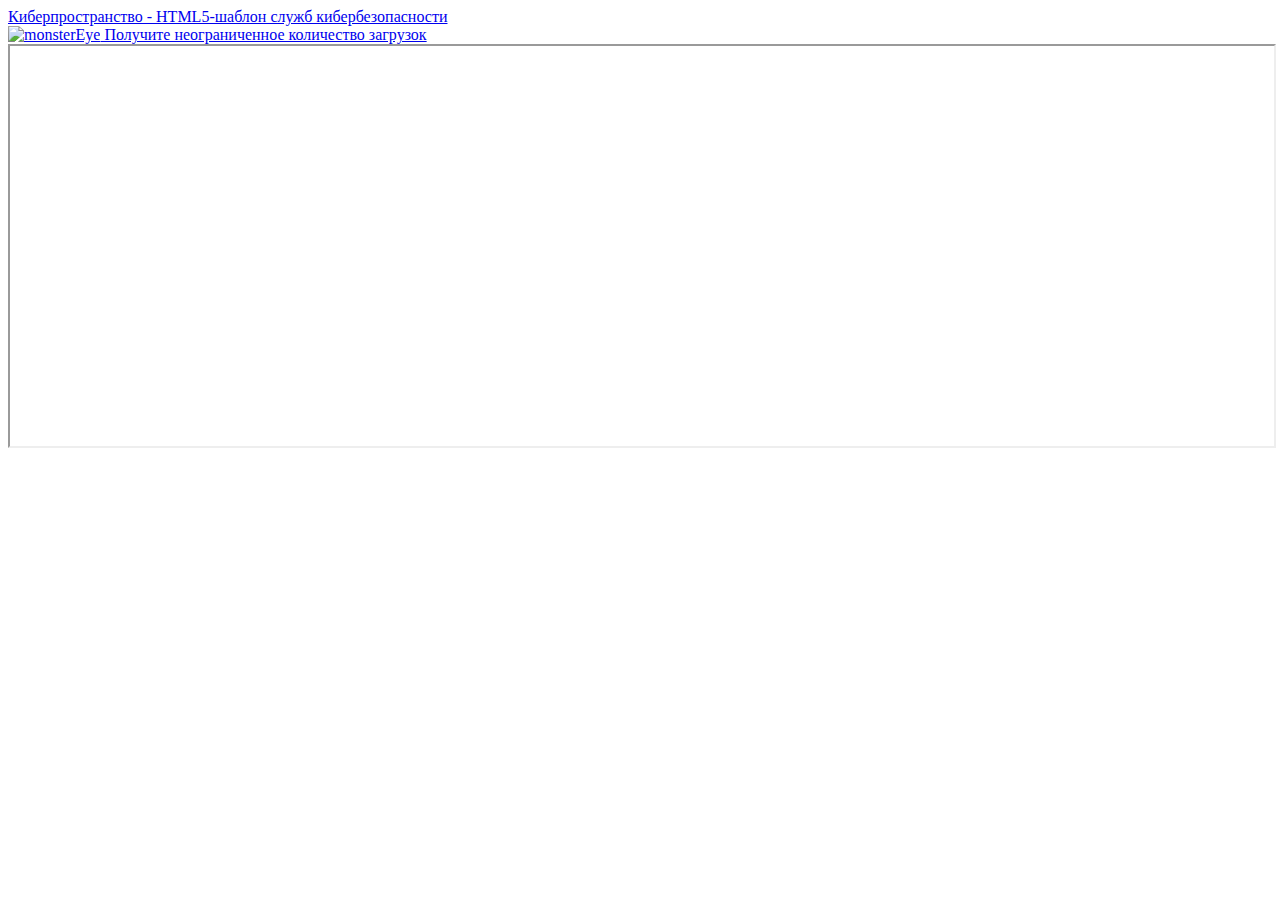
<file: 272310.html>
<!DOCTYPE html>
  <html lang="ru">
  <head>
    <meta charset="UTF-8">
    <meta http-equiv="X-UA-Compatible" content="IE=Edge"/>
    <meta name="viewport" content="width=device-width, initial-scale=1">
    <title>Просмотр шаблона №272310</title>
<meta property="og:title" content="Просмотр шаблона №272310"/>
<meta name="twitter:title" content="Просмотр шаблона №272310"/>
<meta name="og:image:alt" content="Просмотр шаблона №272310"/>
      <meta name="robots" content="noindex,nofollow">
  <link rel="apple-touch-icon" href="/apple-touch-icon.png" sizes="180x180">
  <link rel="apple-touch-icon-precomposed" href="/apple-touch-icon.png" sizes="180x180">
  <link rel="icon" type="image/png" href="/favicon-32x32.png" sizes="32x32">
  <link rel="icon" type="image/png" href="/favicon-16x16.png" sizes="16x16">
  <link rel="shortcut icon" href="/favicon.ico">
  <link rel="manifest" href="/site.webmanifest">
  <link rel="mask-icon" href="/safari-pinned-tab.svg" color="#5bbad5">
  <meta http-equiv="x-dns-prefetch-control" content="on">
  <meta name="msapplication-TileColor" content="#da532c">
  <meta name="msapplication-TileImage" content="/mstile-144x144.png">
  <meta name="msapplication-config" content="/browserconfig.xml">
  <meta name="pinterest-logo" content="https://s3sf.tmimgcdn.com/pinterest-logo.png">
  <meta name="theme-color" content="#2196f3">
  <meta property="og:site_name" content="TemplateMonster"/>
  <meta name="twitter:card" content="summary"/>
  <meta name="twitter:site" content="@templatemonster"/>
  <meta name="twitter:creator" content="@templatemonster"/>
  <meta property="og:type" content="page"/>
  <meta property="og:image" content="https://s.tmimgcdn.com/scr/1200x627/272300/kiberprostranstvo-html5-sablon-sluzb-kiberbezopasnosti_272310-original.jpg">
  <meta property="twitter:image" content="https://s.tmimgcdn.com/scr/1200x627/272300/kiberprostranstvo-html5-sablon-sluzb-kiberbezopasnosti_272310-original.jpg">
  <link property="image_src" href="https://s.tmimgcdn.com/scr/1200x627/272300/kiberprostranstvo-html5-sablon-sluzb-kiberbezopasnosti_272310-original.jpg">
  <meta property="og:image:width" content="1200">
  <meta property="og:image:height" content="627">
  <meta property="fb:app_id" content="128293383907353"/>
        <!-- Google Tag Manager -->
<script>
  (function(w,d,s,l,i){w[l]=w[l]||[];w[l].push({'gtm.start':
      new Date().getTime(),event:'gtm.js'});var f=d.getElementsByTagName(s)[0],
    j=d.createElement(s),dl=l!='dataLayer'?'&l='+l:'';j.async=true;j.src=
    'https://www.googletagmanager.com/gtm.js?id='+i+dl;f.parentNode.insertBefore(j,f);
  })(window,document,'script','dataLayer','GTM-MS2BNB');
</script>
<!-- End Google Tag Manager -->
    <link href="//www.templatemonster.com/assets/css/demo-b17c5e1ef9295f71267a.css" rel="stylesheet">  </head>
  <body>
    <!-- Google Tag Manager (noscript) -->
<noscript>  <iframe src="https://www.googletagmanager.com/ns.html?id=GTM-MS2BNB" height="0" width="0" style="display:none;visibility:hidden"></iframe></noscript>
<!-- End Google Tag Manager (noscript) -->
  <div class="wrap">
    <header class="header" id="frame-panel">
  <a href="https://www.templatemonster.com/ru/website-templates-type/272310.html" class="back-to-product">
    <span class="back-to-product-icon"></span>
      Киберпространство - HTML5-шаблон служб кибербезопасности  </a>
  <div class="devices devices-static" id="devices"
       data-translations="{&quot;desktop&quot;:&quot;Desktop&quot;,&quot;tablet&quot;:&quot;Tablet&quot;,&quot;smartphone&quot;:&quot;Mobile&quot;}"></div>
  <div class="header-buttons">
    <div class="add-to-cart" id="add-to-cart"
         data-translations="{&quot;label&quot;:&quot;Buy Now&quot;,&quot;modalLabel&quot;:&quot;\u0414\u043e\u0431\u0430\u0432\u0438\u0442\u044c \u0432 \u043a\u043e\u0440\u0437\u0438\u043d\u0443&quot;,&quot;servicesTitle&quot;:&quot;Recommended services available for this item&quot;,&quot;freeTitle&quot;:&quot;Free Product&quot;}"
         data-product-id="272310"
         data-product-title="Киберпространство - HTML5-шаблон служб кибербезопасности"
         data-type-id="1"
         data-licenses="[{&quot;type&quot;:&quot;regular&quot;,&quot;modifier&quot;:{&quot;type&quot;:&quot;amount&quot;,&quot;value&quot;:0,&quot;operation&quot;:&quot;addition&quot;},&quot;id&quot;:46,&quot;items&quot;:[],&quot;isDefault&quot;:1,&quot;translates&quot;:{&quot;title&quot;:&quot;\u041f\u0435\u0440\u0441\u043e\u043d\u0430\u043b\u044c\u043d\u0430\u044f \u043b\u0438\u0446\u0435\u043d\u0437\u0438\u044f&quot;,&quot;description&quot;:&quot;\u042d\u0442\u0430 \u043b\u0438\u0446\u0435\u043d\u0437\u0438\u044f \u043c\u043e\u0436\u0435\u0442 \u0438\u0441\u043f\u043e\u043b\u044c\u0437\u043e\u0432\u0430\u0442\u044c\u0441\u044f \u0442\u043e\u043b\u044c\u043a\u043e \u0434\u043b\u044f \u043e\u0434\u043d\u043e\u0433\u043e \u043b\u0438\u0447\u043d\u043e\u0433\u043e \u0432\u0435\u0431-\u0441\u0430\u0439\u0442\u0430. \u0421 \u043f\u043e\u043c\u043e\u0449\u044c\u044e \u044d\u0442\u043e\u0439 \u043b\u0438\u0446\u0435\u043d\u0437\u0438\u0438 \u0432\u044b \u043d\u0435 \u043c\u043e\u0436\u0435\u0442\u0435 \u043f\u0435\u0440\u0435\u043f\u0440\u043e\u0434\u0430\u0442\u044c \u0438\u043b\u0438 \u043f\u0435\u0440\u0435\u0440\u0430\u0441\u043f\u0440\u0435\u0434\u0435\u043b\u0438\u0442\u044c \u0448\u0430\u0431\u043b\u043e\u043d \u0438\u043b\u0438 \u043a\u043e\u043d\u0435\u0447\u043d\u044b\u0439 \u043f\u0440\u043e\u0434\u0443\u043a\u0442 \u043d\u0430 \u043e\u0441\u043d\u043e\u0432\u0435 \u0435\u0433\u043e&quot;},&quot;prices&quot;:{&quot;regular&quot;:38,&quot;regularLabel&quot;:&quot;38\u00a0$&quot;,&quot;discount&quot;:38,&quot;discountLabel&quot;:&quot;38\u00a0$&quot;},&quot;gee&quot;:{&quot;variant&quot;:&quot;regular + 46&quot;}},{&quot;type&quot;:&quot;commercial&quot;,&quot;modifier&quot;:{&quot;type&quot;:&quot;percent&quot;,&quot;value&quot;:30,&quot;operation&quot;:&quot;addition&quot;},&quot;id&quot;:47,&quot;items&quot;:[],&quot;isDefault&quot;:0,&quot;translates&quot;:{&quot;title&quot;:&quot;\u041a\u043e\u043c\u043c\u0435\u0440\u0447\u0435\u0441\u043a\u0430\u044f \u043b\u0438\u0446\u0435\u043d\u0437\u0438\u044f&quot;,&quot;description&quot;:&quot;\u0421 \u043f\u043e\u043c\u043e\u0449\u044c\u044e \u044d\u0442\u043e\u0439 \u043b\u0438\u0446\u0435\u043d\u0437\u0438\u0438 \u0432\u044b \u0438 \u0432\u0430\u0448\u0438 \u043a\u043b\u0438\u0435\u043d\u0442\u044b \u043c\u043e\u0436\u0435\u0442\u0435 \u0441\u043e\u0437\u0434\u0430\u0432\u0430\u0442\u044c \u0434\u043e \u043f\u044f\u0442\u0438 \u0440\u0430\u0437\u043b\u0438\u0447\u043d\u044b\u0445 \u0432\u0435\u0431-\u0441\u0430\u0439\u0442\u043e\u0432. \u041b\u0438\u0446\u0435\u043d\u0437\u0438\u044f \u043f\u043e\u0437\u0432\u043e\u043b\u044f\u0435\u0442 \u043f\u0435\u0440\u0435\u0434\u0430\u0432\u0430\u0442\u044c \u0438\u043b\u0438 \u043f\u0435\u0440\u0435\u043f\u0440\u043e\u0434\u0430\u0442\u044c \u043a\u043e\u043d\u0435\u0447\u043d\u044b\u0435 \u043f\u0440\u043e\u0434\u0443\u043a\u0442\u044b (\u0432\u0435\u0431-\u0441\u0430\u0439\u0442\u044b \u043d\u0430 \u043e\u0441\u043d\u043e\u0432\u0435 \u044d\u0442\u043e\u0433\u043e \u0448\u0430\u0431\u043b\u043e\u043d\u0430)&quot;},&quot;prices&quot;:{&quot;regular&quot;:49,&quot;regularLabel&quot;:&quot;49\u00a0$&quot;,&quot;discount&quot;:49,&quot;discountLabel&quot;:&quot;49\u00a0$&quot;},&quot;gee&quot;:{&quot;variant&quot;:&quot;regular + 47&quot;}},{&quot;type&quot;:&quot;regular&quot;,&quot;modifier&quot;:{&quot;type&quot;:&quot;amount&quot;,&quot;value&quot;:0,&quot;operation&quot;:&quot;addition&quot;},&quot;id&quot;:49,&quot;items&quot;:[],&quot;isDefault&quot;:1,&quot;translates&quot;:{&quot;title&quot;:&quot;Template&quot;,&quot;description&quot;:&quot;With this license, you and your clients can create one website. The license allows you to transfer or resell the end product (website based on this template).&quot;},&quot;prices&quot;:{&quot;regular&quot;:38,&quot;regularLabel&quot;:&quot;38\u00a0$&quot;,&quot;discount&quot;:38,&quot;discountLabel&quot;:&quot;38\u00a0$&quot;},&quot;gee&quot;:{&quot;variant&quot;:&quot;regular + 49&quot;}},{&quot;type&quot;:&quot;virtual&quot;,&quot;modifier&quot;:{&quot;type&quot;:&quot;amount&quot;,&quot;value&quot;:0,&quot;operation&quot;:&quot;addition&quot;},&quot;id&quot;:50,&quot;items&quot;:[{&quot;namespace&quot;:&quot;services&quot;,&quot;id&quot;:&quot;1843&quot;,&quot;price&quot;:224}],&quot;isDefault&quot;:1,&quot;translates&quot;:{&quot;title&quot;:&quot;Personal Custom Website&quot;,&quot;description&quot;:&quot;Simple Website package offers hassle-free, personalized site launch, complete with template setup, SEO optimization, social media integration, visitor tracking, and essential visual elements. Boost your online presence and stay ahead of the competition!&quot;},&quot;prices&quot;:{&quot;regular&quot;:262,&quot;regularLabel&quot;:&quot;262\u00a0$&quot;,&quot;discount&quot;:262,&quot;discountLabel&quot;:&quot;262\u00a0$&quot;},&quot;gee&quot;:{&quot;variant&quot;:&quot;regular + 50&quot;}},{&quot;type&quot;:&quot;virtual&quot;,&quot;modifier&quot;:{&quot;type&quot;:&quot;amount&quot;,&quot;value&quot;:0,&quot;operation&quot;:&quot;addition&quot;},&quot;id&quot;:51,&quot;items&quot;:[{&quot;namespace&quot;:&quot;services&quot;,&quot;id&quot;:&quot;1844&quot;,&quot;price&quot;:832}],&quot;isDefault&quot;:1,&quot;translates&quot;:{&quot;title&quot;:&quot;Business Website&quot;,&quot;description&quot;:&quot;Business Website package offers a fully customized, SEO-optimized WordPress website with content creation, plugins, and compliance features, all handled by our experts, so you can focus on growing your business.&quot;},&quot;prices&quot;:{&quot;regular&quot;:870,&quot;regularLabel&quot;:&quot;870\u00a0$&quot;,&quot;discount&quot;:870,&quot;discountLabel&quot;:&quot;870\u00a0$&quot;},&quot;gee&quot;:{&quot;variant&quot;:&quot;regular + 51&quot;}}]"
         data-services="[{&quot;id&quot;:772,&quot;translates&quot;:{&quot;title&quot;:&quot;\u041d\u0435\u043e\u0431\u0445\u043e\u0434\u0438\u043c\u044b\u0439 \u0444\u0443\u043d\u043a\u0446\u0438\u043e\u043d\u0430\u043b&quot;},&quot;prices&quot;:{&quot;regular&quot;:79,&quot;regularLabel&quot;:&quot;79\u00a0$&quot;,&quot;discount&quot;:19,&quot;discountLabel&quot;:&quot;19\u00a0$&quot;},&quot;gee&quot;:{&quot;item_id&quot;:&quot;772&quot;,&quot;item_name&quot;:&quot;Offer&quot;,&quot;affiliation&quot;:&quot;TT&quot;,&quot;discount&quot;:0.6,&quot;item_brand&quot;:&quot;\u041d\u0435\u043e\u0431\u0445\u043e\u0434\u0438\u043c\u044b\u0439 \u0444\u0443\u043d\u043a\u0446\u0438\u043e\u043d\u0430\u043b&quot;,&quot;item_category&quot;:&quot;TT: Website Templates: Must-Have Pack&quot;,&quot;item_category2&quot;:&quot;channel - tm2-preview&quot;,&quot;item_category3&quot;:&quot;ontemplate&quot;,&quot;item_variant&quot;:&quot;premium&quot;,&quot;price&quot;:0.19,&quot;quantity&quot;:1,&quot;item_list_name&quot;:&quot;Demo&quot;,&quot;index&quot;:1}},{&quot;id&quot;:370,&quot;translates&quot;:{&quot;title&quot;:&quot;\u041a\u043e\u043d\u0432\u0435\u0440\u0442\u0430\u0446\u0438\u044f \u0432 WordPress&quot;},&quot;prices&quot;:{&quot;regular&quot;:399,&quot;regularLabel&quot;:&quot;399\u00a0$&quot;,&quot;discount&quot;:369,&quot;discountLabel&quot;:&quot;369\u00a0$&quot;},&quot;gee&quot;:{&quot;item_id&quot;:&quot;370&quot;,&quot;item_name&quot;:&quot;Offer&quot;,&quot;affiliation&quot;:&quot;TT&quot;,&quot;discount&quot;:0.3,&quot;item_brand&quot;:&quot;\u041a\u043e\u043d\u0432\u0435\u0440\u0442\u0430\u0446\u0438\u044f \u0432 WordPress&quot;,&quot;item_category&quot;:&quot;TT: Website Templates: Converting to WordPress&quot;,&quot;item_category2&quot;:&quot;channel - tm2-preview&quot;,&quot;item_category3&quot;:&quot;ontemplate&quot;,&quot;item_variant&quot;:&quot;premium&quot;,&quot;price&quot;:3.69,&quot;quantity&quot;:1,&quot;item_list_name&quot;:&quot;Demo&quot;,&quot;index&quot;:2}},{&quot;id&quot;:888,&quot;translates&quot;:{&quot;title&quot;:&quot;\u0413\u043e\u0442\u043e\u0432\u044b\u0439 \u043f\u0440\u0435\u043c\u0438\u0443\u043c \u0441\u0430\u0439\u0442&quot;},&quot;prices&quot;:{&quot;regular&quot;:299,&quot;regularLabel&quot;:&quot;299\u00a0$&quot;,&quot;discount&quot;:149,&quot;discountLabel&quot;:&quot;149\u00a0$&quot;},&quot;gee&quot;:{&quot;item_id&quot;:&quot;888&quot;,&quot;item_name&quot;:&quot;Offer&quot;,&quot;affiliation&quot;:&quot;TT&quot;,&quot;discount&quot;:1.5,&quot;item_brand&quot;:&quot;\u0413\u043e\u0442\u043e\u0432\u044b\u0439 \u043f\u0440\u0435\u043c\u0438\u0443\u043c \u0441\u0430\u0439\u0442&quot;,&quot;item_category&quot;:&quot;TT: Website Templates: Classic Website Customization Service&quot;,&quot;item_category2&quot;:&quot;channel - tm2-preview&quot;,&quot;item_category3&quot;:&quot;ontemplate&quot;,&quot;item_variant&quot;:&quot;premium&quot;,&quot;price&quot;:1.49,&quot;quantity&quot;:1,&quot;item_list_name&quot;:&quot;Demo&quot;,&quot;index&quot;:3}},{&quot;id&quot;:1517,&quot;translates&quot;:{&quot;title&quot;:&quot;\u041a\u043e\u043c\u043f\u043b\u0435\u043a\u0441\u043d\u044b\u0439 \u0421\u0430\u0439\u0442&quot;},&quot;prices&quot;:{&quot;regular&quot;:899,&quot;regularLabel&quot;:&quot;899\u00a0$&quot;,&quot;discount&quot;:589,&quot;discountLabel&quot;:&quot;589\u00a0$&quot;},&quot;gee&quot;:{&quot;item_id&quot;:&quot;1517&quot;,&quot;item_name&quot;:&quot;Offer&quot;,&quot;affiliation&quot;:&quot;TT&quot;,&quot;discount&quot;:3.1,&quot;item_brand&quot;:&quot;\u041a\u043e\u043c\u043f\u043b\u0435\u043a\u0441\u043d\u044b\u0439 \u0421\u0430\u0439\u0442&quot;,&quot;item_category&quot;:&quot;TT: All-in-One Website (HTML) (0.42 - moto; 0.58 - tt)&quot;,&quot;item_category2&quot;:&quot;channel - tm2-preview&quot;,&quot;item_category3&quot;:&quot;ontemplate&quot;,&quot;item_variant&quot;:&quot;premium&quot;,&quot;price&quot;:5.89,&quot;quantity&quot;:1,&quot;item_list_name&quot;:&quot;Demo&quot;,&quot;index&quot;:4}},{&quot;id&quot;:1173,&quot;translates&quot;:{&quot;title&quot;:&quot;\u0420\u0430\u0441\u0448\u0438\u0440\u0435\u043d\u043d\u0430\u044f SEO \u043e\u043f\u0442\u0438\u043c\u0438\u0437\u0430\u0446\u0438\u044f \u0441\u0430\u0439\u0442\u0430&quot;},&quot;prices&quot;:{&quot;regular&quot;:299,&quot;regularLabel&quot;:&quot;299\u00a0$&quot;,&quot;discount&quot;:299,&quot;discountLabel&quot;:&quot;299\u00a0$&quot;},&quot;gee&quot;:{&quot;item_id&quot;:&quot;1173&quot;,&quot;item_name&quot;:&quot;Offer&quot;,&quot;affiliation&quot;:&quot;FM&quot;,&quot;discount&quot;:0,&quot;item_brand&quot;:&quot;\u0420\u0430\u0441\u0448\u0438\u0440\u0435\u043d\u043d\u0430\u044f SEO \u043e\u043f\u0442\u0438\u043c\u0438\u0437\u0430\u0446\u0438\u044f \u0441\u0430\u0439\u0442\u0430&quot;,&quot;item_category&quot;:&quot;FM: Extended On-Page SEO Optimization (preview)&quot;,&quot;item_category2&quot;:&quot;channel - tm2-preview&quot;,&quot;item_category3&quot;:&quot;ontemplate&quot;,&quot;item_variant&quot;:&quot;premium&quot;,&quot;price&quot;:2.99,&quot;quantity&quot;:1,&quot;item_list_name&quot;:&quot;Demo&quot;,&quot;index&quot;:5}}]"
         data-paid-supports="{&quot;isIncludeBasicSupport&quot;:true,&quot;items&quot;:[{&quot;id&quot;:237227,&quot;translates&quot;:{&quot;title&quot;:&quot;\u041f\u043e\u043b\u0443\u0447\u0438\u0442\u0435 \u0435\u0449\u0435 6 \u043c\u0435\u0441\u044f\u0446\u0435\u0432 \u043f\u043e\u0434\u0434\u0435\u0440\u0436\u043a\u0438  \u0438 \u0441\u044d\u043a\u043e\u043d\u043e\u043c\u044c\u0442\u0435 16\u00a0$&quot;,&quot;description&quot;:&quot;\u0421 \u043f\u0440\u043e\u0434\u0443\u043a\u0442\u043e\u043c \u0432\u044b \u043f\u043e\u043b\u0443\u0447\u0438\u0442\u0435 \u043f\u043e\u0434\u0434\u0435\u0440\u0436\u043a\u0443 \u043e\u0442 \u0430\u0432\u0442\u043e\u0440\u0430 \u0432 \u0442\u0435\u0447\u0435\u043d\u0438\u0435 6 \u043c\u0435\u0441\u044f\u0446\u0435\u0432. \u0427\u0442\u043e\u0431\u044b \u0443\u0437\u043d\u0430\u0442\u044c \u0431\u043e\u043b\u044c\u0448\u0435 \u043e \u0442\u043e\u043c, \u0447\u0442\u043e \u0432\u043a\u043b\u044e\u0447\u0435\u043d\u043e, \u043e\u0437\u043d\u0430\u043a\u043e\u043c\u044c\u0442\u0435\u0441\u044c \u0441 &lt;a href=\&quot;https:\/\/www.templatemonster.com\/support-policy\/\&quot; target=\&quot;_blank\&quot;&gt;\u043f\u043e\u043b\u0438\u0442\u0438\u043a\u043e\u0439 \u043f\u043e\u0434\u0434\u0435\u0440\u0436\u043a\u0438&lt;\/a&gt;. &quot;},&quot;prices&quot;:{&quot;regular&quot;:27,&quot;regularLabel&quot;:&quot;27\u00a0$&quot;,&quot;discount&quot;:11,&quot;discountLabel&quot;:&quot;11\u00a0$&quot;},&quot;gee&quot;:{&quot;item_id&quot;:&quot;237227&quot;,&quot;item_name&quot;:&quot;Paid support&quot;,&quot;affiliation&quot;:&quot;TM&quot;,&quot;discount&quot;:0.16,&quot;item_variant&quot;:&quot;premium&quot;,&quot;price&quot;:0.11,&quot;quantity&quot;:1}}]}"
         data-free="{&quot;enable&quot;:false}"
         data-is-state-sale="true"
         data-is-default-paid-support-on="true"
         data-variation="0"
      data-marketplace-one="true"
      data-product-gee="{&quot;item_id&quot;:&quot;272310&quot;,&quot;item_name&quot;:&quot;1&quot;,&quot;affiliation&quot;:&quot;BarakahThemes&quot;,&quot;discount&quot;:0,&quot;item_brand&quot;:&quot;\u0428\u0430\u0431\u043b\u043e\u043d\u044b \u0441\u0430\u0439\u0442\u043e\u0432&quot;,&quot;item_category&quot;:&quot;HTML&quot;,&quot;item_category2&quot;:&quot;in_one - true&quot;,&quot;item_category3&quot;:&quot;updated - false&quot;,&quot;item_category4&quot;:&quot;booster - 0&quot;,&quot;item_variant&quot;:&quot;premium + 46&quot;,&quot;price&quot;:0.38,&quot;quantity&quot;:1,&quot;item_list_name&quot;:&quot;&quot;,&quot;index&quot;:1}"
      data-new-licenses="{&quot;websiteTemplateLicenseId&quot;:49,&quot;simpleWebsiteLicenseId&quot;:50,&quot;businessWebsiteLicenseId&quot;:51}"
      data-one-data="{&quot;url&quot;:&quot;monsterone\/tm-membership\/?id=272310&quot;,&quot;price&quot;:&quot;13.25&quot;}">
    </div>
              <a
          href="https://www.templatemonster.com/monsterone/tm-membership/?id=272310"
          target=""
          rel="nofollow"
          class="header-btn header-btn_membership"
        >
          <img
            class="header-btn-icon inline-svg"
            data-src="/assets/icons/monsterEye.svg"
            alt="monsterEye"
          />
            Получите неограниченное количество загрузок        </a>
      
    <div id="cart" class="header-button header_cart-demo cart-button"
         data-cart-translations="{&quot;cartTitle&quot;:&quot;Shopping Cart&quot;,&quot;titleServices&quot;:&quot;Recommended Customization Services for This Product&quot;,&quot;servicesDetailsLabel&quot;:&quot;\u0414\u0435\u0442\u0430\u043b\u0438&quot;,&quot;labelBack&quot;:&quot;\u041d\u0430\u0437\u0430\u0434 \u043a\u043e \u0432\u0441\u0435\u043c \u0441\u0435\u0440\u0432\u0438\u0441\u0430\u043c&quot;,&quot;cartTop&quot;:&quot;\u0414\u043e\u0431\u0430\u0432\u043b\u0435\u043d\u043e \u0432 \u043a\u043e\u0440\u0437\u0438\u043d\u0443&quot;,&quot;continueLabel&quot;:&quot;Continue Shopping&quot;,&quot;licenseCaption&quot;:&quot;\u0422\u0438\u043f \u043b\u0438\u0446\u0435\u043d\u0437\u0438\u0438&quot;,&quot;priceCaption&quot;:&quot;Total&quot;,&quot;singlePriceCaption&quot;:&quot;Subtotal&quot;,&quot;viewCartLabel&quot;:&quot;Go To Cart&quot;,&quot;priceButtonLabel&quot;:&quot;Checkout Now&quot;,&quot;freeLabel&quot;:&quot;\u0411\u0435\u0441\u043f\u043b\u0430\u0442\u043d\u043e&quot;,&quot;feeCaption&quot;:&quot;Handling fee&quot;,&quot;labelCusomersChoice&quot;:&quot;\u0412\u044b\u0431\u043e\u0440 \u043a\u043b\u0438\u0435\u043d\u0442\u043e\u0432 \u21161&quot;}"
         aria-label="Cart"
         title="Cart"
    >
      <i class="header-button-icon header-button-icon_cart" data-name="cartBold" data-plasma-icon></i>
    </div>

    <div class="frame-toggler" id="frame-toggler" data-translations="{&quot;label&quot;:&quot;Hide Panel&quot;}"></div>
  </div>
  <div
    class="product-cart-modal-wrapper"
    id="product-cart-modal"
    data-type-id="1"
    data-product-type-name="1"
    data-translations="{&quot;cartTitle&quot;:&quot;Shopping Cart&quot;,&quot;titleServices&quot;:&quot;Recommended Customization Services for This Product&quot;,&quot;servicesDetailsLabel&quot;:&quot;\u0414\u0435\u0442\u0430\u043b\u0438&quot;,&quot;labelBack&quot;:&quot;\u041d\u0430\u0437\u0430\u0434 \u043a\u043e \u0432\u0441\u0435\u043c \u0441\u0435\u0440\u0432\u0438\u0441\u0430\u043c&quot;,&quot;cartTop&quot;:&quot;\u0414\u043e\u0431\u0430\u0432\u043b\u0435\u043d\u043e \u0432 \u043a\u043e\u0440\u0437\u0438\u043d\u0443&quot;,&quot;continueLabel&quot;:&quot;Continue Shopping&quot;,&quot;licenseCaption&quot;:&quot;\u0422\u0438\u043f \u043b\u0438\u0446\u0435\u043d\u0437\u0438\u0438&quot;,&quot;priceCaption&quot;:&quot;Total&quot;,&quot;singlePriceCaption&quot;:&quot;Subtotal&quot;,&quot;viewCartLabel&quot;:&quot;Go To Cart&quot;,&quot;priceButtonLabel&quot;:&quot;Checkout Now&quot;,&quot;freeLabel&quot;:&quot;\u0411\u0435\u0441\u043f\u043b\u0430\u0442\u043d\u043e&quot;,&quot;feeCaption&quot;:&quot;Handling fee&quot;,&quot;labelCusomersChoice&quot;:&quot;\u0412\u044b\u0431\u043e\u0440 \u043a\u043b\u0438\u0435\u043d\u0442\u043e\u0432 \u21161&quot;}"
    data-list-name="Demo"
  ></div>
</header>
      <section class="content">
    <div class="frame-wrapper" id="frame-wrapper">
      <iframe class="frame" src="https://barakahit.net/html/cyberspace/" width="100%" height="400px" title="Preview Template" sandbox="allow-forms allow-same-origin allow-scripts allow-top-navigation allow-popups"></iframe>          </div>
  </section>
  </div>
  <script type="application/ld+json">
{"@context": "http://schema.org","@graph": [{"@context":"http://schema.org","@type":"WebPage","name":"Просмотр шаблона №272310","url":null}]}
</script>
  <script type="text/javascript">
  window.__app__ = window.__app__ || {};
  window.__app__ = {"language":"ru","apiLocale":"ru","analytics":{"pageType":"Demo"},"js":{"cookieDomain":".templatemonster.com","liveDemoDomain":"\/\/demo.templatemonster.com\/","fontPreviewDomain":"\/\/s3f.tmimgcdn.com\/","domain":"https:\/\/www.templatemonster.com","api":{"f1":"https:\/\/www.templatemonster.com\/f1\/api","products":"https:\/\/api.templatemonster.com\/products","pages":"https:\/\/api.templatemonster.com\/pages","navigations":"https:\/\/api.templatemonster.com\/navigations","properties":"https:\/\/api.templatemonster.com\/properties","authors":"https:\/\/api.templatemonster.com\/authors","currencies":"https:\/\/api.templatemonster.com\/currencies","reviews":"https:\/\/api.templatemonster.com\/reviews","collection":"https:\/\/api.templatemonster.com\/collection","carts":"https:\/\/api.templatemonster.com\/carts","users":"https:\/\/api.templatemonster.com\/users","payment-clients":"https:\/\/api.templatemonster.com\/payment-clients","promos":"https:\/\/api.templatemonster.com\/promos","services":"https:\/\/api.templatemonster.com\/services","licenses":"https:\/\/api.templatemonster.com\/licenses","support":"https:\/\/api.templatemonster.com\/support","orders":"https:\/\/api.templatemonster.com\/orders","discounts":"https:\/\/api.templatemonster.com\/discounts","mailer":"https:\/\/api.templatemonster.com\/mailer","marketplace-services":"https:\/\/api.templatemonster.com\/marketplace-services","consul":"https:\/\/api.templatemonster.com","tickets":"https:\/\/api.templatemonster.com\/tickets"},"revive":{"url":"https:\/\/r5.templatemonster.com\/dl\/1asyncjs.php","zoneId":2,"hash":"5744eda1a89c46c055297f86d855c494"},"recaptchaSiteKey":"6LeaeVAdAAAAALs6W5unPcr6EWXTc5ZYpy4Irks3","centrifuge":"wss:\/\/socket.templatemonster.com","stripe":{"stripePublicKey":"pk_live_H5qyFec6DCp3zddA8UkTb5aE","stripeId":"59d3a31deebec520e279c65e"},"consulUrl":"http:\/\/api.templatemonster.com","currency":{"code":"USD","rate":1},"abExperimentId":"YeWoB-w8Rl-WHG499Uf2pw","abExperimentInit":false}};
</script>
      <script src="//www.templatemonster.com/assets/js/commons-85fb243e8a8bb3409711.js" async="async"></script>
<script src="//www.templatemonster.com/assets/js/demo-8b330d0d498413cfc248.js" async="async"></script>
<script>window.addEventListener('load', function() {
window.dataLayer = window.dataLayer || []; window.dataLayer.push({"pageType":"Demo","portalName":"All","portalContent":"All","categoryName":"Other"});
});
window.addEventListener('load', function() {
  window.dataLayer = window.dataLayer || []; window.dataLayer.push({"ecommerce":null}); window.dataLayer.push({"event":"view_item","ecommerce":{"items":[{"item_id":"272310","item_name":"1","affiliation":"BarakahThemes","discount":0,"item_brand":"\u0428\u0430\u0431\u043b\u043e\u043d\u044b \u0441\u0430\u0439\u0442\u043e\u0432","item_category":"HTML","item_category2":"in_one - true","item_category3":"updated - false","item_category4":"booster - 0","item_variant":"premium + 46","price":0.38,"quantity":1,"item_list_name":"","index":1}]}});window.dataLayer.push({"event":"detailViewNew","productDetailView":{"name":"\u041a\u0438\u0431\u0435\u0440\u043f\u0440\u043e\u0441\u0442\u0440\u0430\u043d\u0441\u0442\u0432\u043e - HTML5-\u0448\u0430\u0431\u043b\u043e\u043d \u0441\u043b\u0443\u0436\u0431 \u043a\u0438\u0431\u0435\u0440\u0431\u0435\u0437\u043e\u043f\u0430\u0441\u043d\u043e\u0441\u0442\u0438","id":"272310","price":0.38,"brand":"\u0428\u0430\u0431\u043b\u043e\u043d\u044b \u0441\u0430\u0439\u0442\u043e\u0432","category":"HTML","variant":"premium + 46","imageurl":"https:\/\/s.tmimgcdn.com\/scr\/800x500\/272300\/kiberprostranstvo-html5-sablon-sluzb-kiberbezopasnosti_272310-original.jpg","similars":[]}});
});</script>  </body>
  </html>
</file>
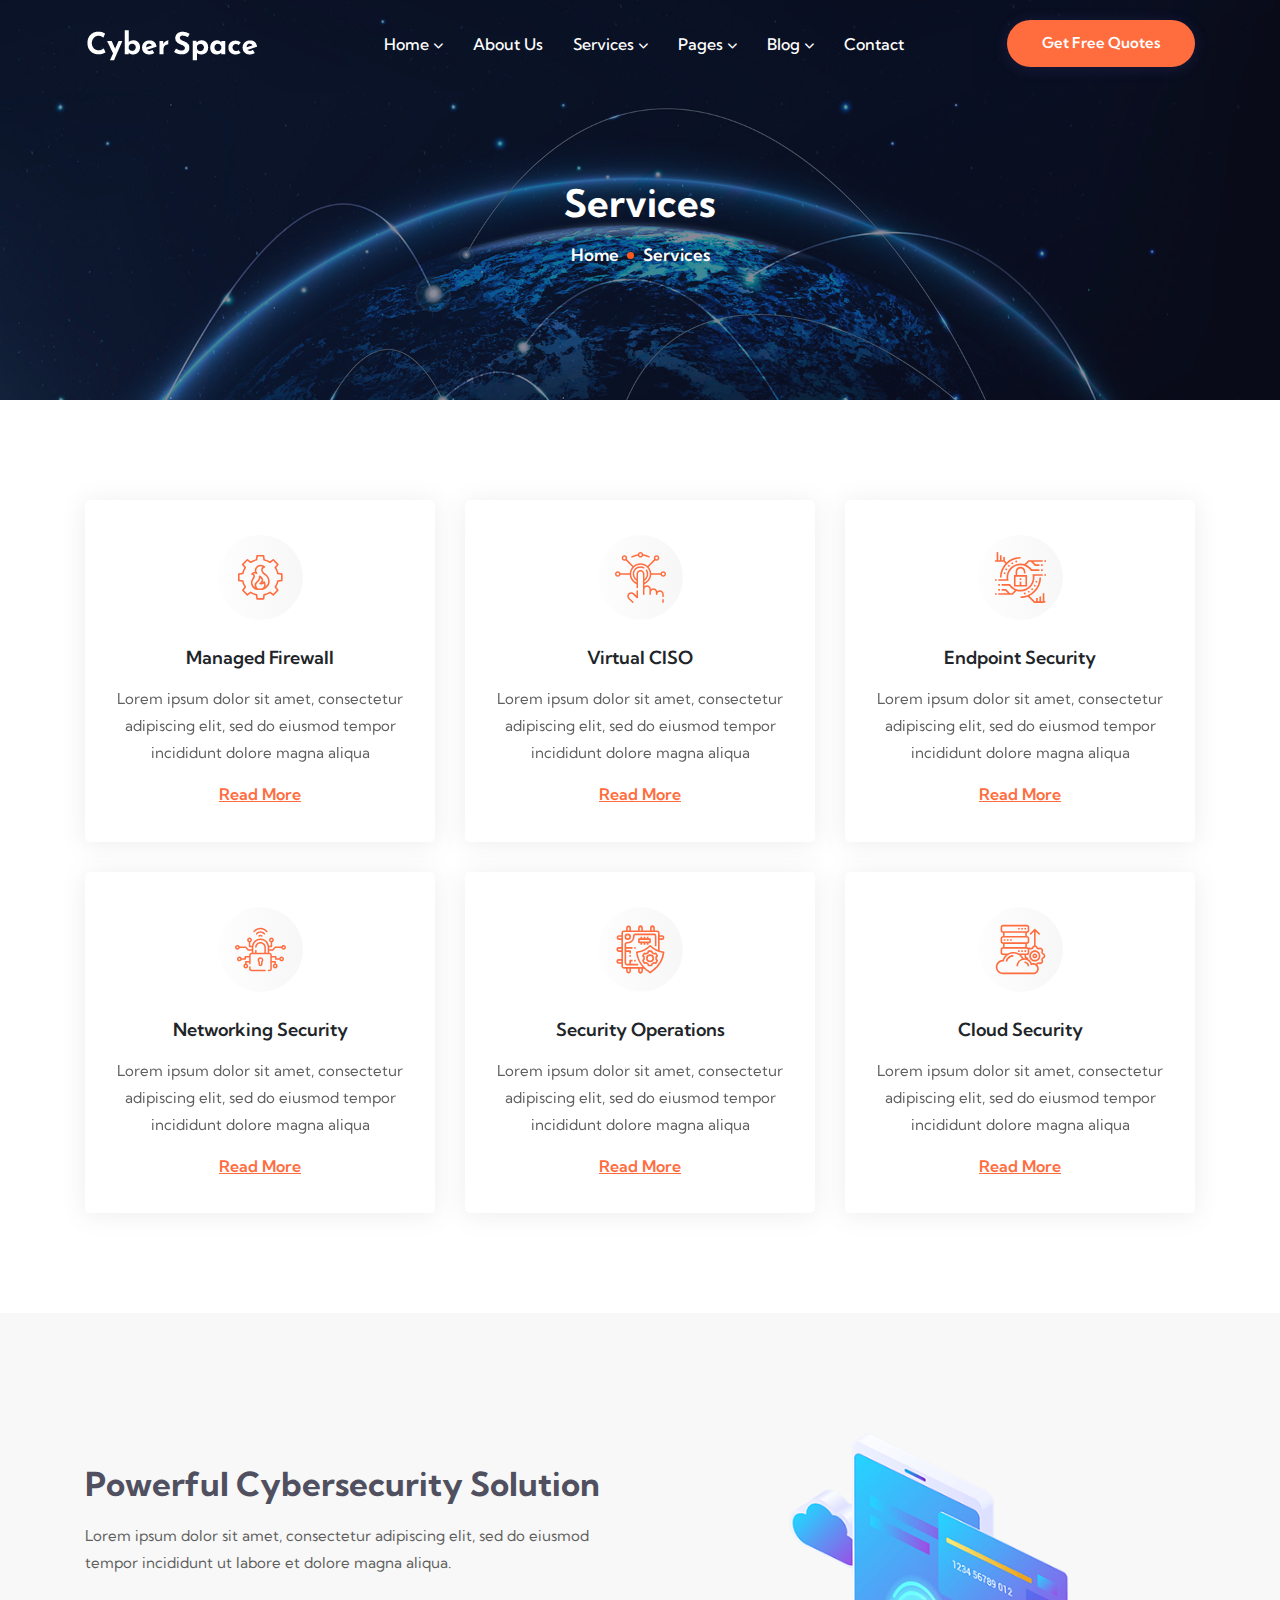
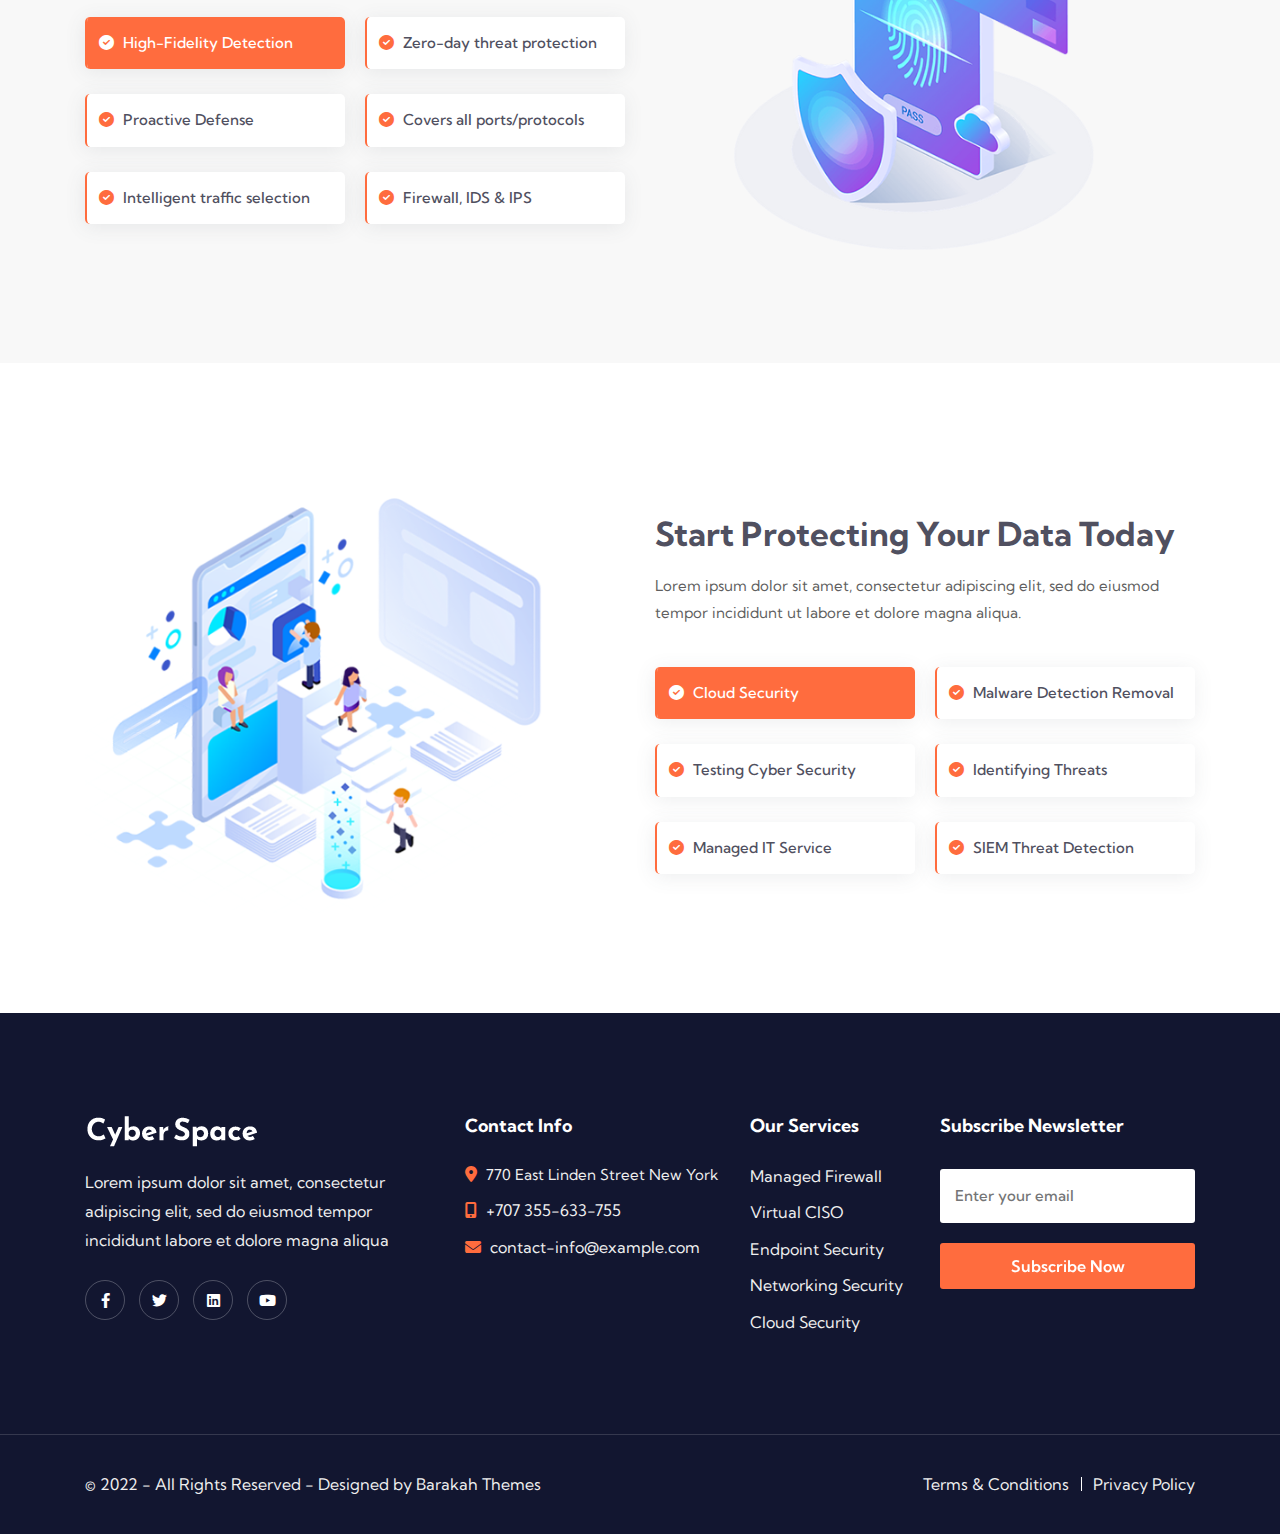
<file: services.html>
<!doctype html>
<html lang="zxx">

<head>
	<!-- Required meta tags -->
	<meta charset="utf-8">
	<meta name="viewport" content="width=device-width, initial-scale=1, shrink-to-fit=no">
	<!-- Title -->
	<title>Cyberspace -  Cyber Security Services HTML5 Template</title>
	<!-- Google Fonts -->
	<link href="https://fonts.googleapis.com/css2?family=Kumbh+Sans:wght@300;400;500;600;700;800;900&display=swap" rel="stylesheet">
	<!-- Favicon -->
	<link rel="icon" type="image/png" href="assets/img/favicon.png">
	<!-- Bootstrap Min CSS -->
	<link rel="stylesheet" href="assets/css/bootstrap.min.css">
	<!-- Animate Min CSS -->
	<link rel="stylesheet" href="assets/css/animate.min.css">
	<!-- Flaticon CSS -->
	<link rel="stylesheet" href="assets/css/flaticon.css">
	<!-- Font Awesome Min CSS -->
	<link rel="stylesheet" href="assets/css/fontawesome.min.css">
	<!-- Mean Menu CSS -->
	<link rel="stylesheet" href="assets/css/meanmenu.css">
	<!-- Magnific Popup Min CSS -->
	<link rel="stylesheet" href="assets/css/magnific-popup.min.css">
	<!-- Swiper Min CSS -->
	<link rel="stylesheet" href="assets/css/swiper.min.css">
	<!-- Owl Carousel Min CSS -->
	<link rel="stylesheet" href="assets/css/owl.carousel.min.css">
	<!-- Style CSS -->
	<link rel="stylesheet" href="assets/css/style.css">
	<!-- Responsive CSS -->
	<link rel="stylesheet" href="assets/css/responsive.css">
</head>

<body>

	<!-- Start Preloader Area -->
	<div class="preloader">
		<div class="d-table">
			<div class="d-table-cell">
			<div class="lds-spinner">
				<div></div><div></div><div></div>
				<div></div><div></div><div></div>
				<div></div><div></div><div></div>
				<div></div><div></div><div></div>
			</div>
			</div>
		</div>
	</div>
	<!-- End Preloader Area -->
	
	<!-- Start Navbar Area -->
	<div class="navbar-area">
		<div class="cyberspace-responsive-nav">
			<div class="container">
				<div class="cyberspace-responsive-menu">
					<div class="logo">
						<a href="index.html">
							<img src="assets/img/logo.png" class="white-logo" alt="logo">
							<img src="assets/img/logo-black.png" class="black-logo" alt="logo">
						</a>
					</div>
				</div>
			</div>
		</div>
		<div class="cyberspace-nav">
			<div class="container">
				<nav class="navbar navbar-expand-md navbar-light">
					<a class="navbar-brand" href="index.html">
						<img src="assets/img/logo.png" class="white-logo" alt="logo">
						<img src="assets/img/logo-black.png" class="black-logo" alt="logo">
					</a>
					<div class="collapse navbar-collapse mean-menu" id="navbarSupportedContent">
						<ul class="navbar-nav">
							<li class="nav-item"> 
								<a href="#" class="nav-link">Home <i class="fas fa-chevron-down"></i></a>
								<ul class="dropdown-menu">
									<li class="nav-item"> 
										<a href="index.html" class="nav-link">Home Page 1</a>
									</li>
									<li class="nav-item"> 
										<a href="index-2.html" class="nav-link">Home Page 2</a>
									</li>
								</ul>
							</li>
							<li class="nav-item">
								<a href="about.html" class="nav-link">About Us</a>
							</li>
							<li class="nav-item">
								<a href="#" class="nav-link">Services <i class="fas fa-chevron-down"></i></a>
								<ul class="dropdown-menu">
									<li class="nav-item"> 
										<a href="services.html" class="nav-link">Services</a>
									</li>
									<li class="nav-item"> 
										<a href="single-services.html" class="nav-link">Services Details</a>
									</li>
								</ul>
							</li>
							<li class="nav-item"> 
								<a href="#" class="nav-link">Pages <i class="fas fa-chevron-down"></i></a>
								<ul class="dropdown-menu">
									<li class="nav-item">
										<a href="projects.html" class="nav-link">Projects One</a>
									</li>
									<li class="nav-item">
										<a href="projects-2.html" class="nav-link">Projects Two</a>
									</li>
									<li class="nav-item">
										<a href="single-projects.html" class="nav-link">Projects Details</a>
									</li>
									<li class="nav-item">
										<a href="pricing.html" class="nav-link">Pricing</a>
									</li>
									<li class="nav-item">
										<a href="faq.html" class="nav-link">FAQ</a>
									</li>
									<li class="nav-item">
										<a href="error-404.html" class="nav-link">404 Error</a>
									</li>
									<li class="nav-item">
										<a href="coming-soon.html" class="nav-link">Coming Soon</a>
									</li>
									<li class="nav-item">
										<a href="terms-condition.html" class="nav-link">Terms & Conditions</a>
									</li>
									<li class="nav-item">
										<a href="privacy-policy.html" class="nav-link">Privacy Policy</a>
									</li>
								</ul>
							</li>
							<li class="nav-item">
								<a href="#" class="nav-link">Blog <i class="fas fa-chevron-down"></i></a>
								<ul class="dropdown-menu">
									<li class="nav-item">
										<a href="blog.html" class="nav-link">Blog</a>
									</li>
									<li class="nav-item">
										<a href="single-blog.html" class="nav-link">Blog Details</a>
									</li>
								</ul>
							</li>
							<li class="nav-item">
								<a href="contact.html" class="nav-link">Contact</a>
							</li>
						</ul>
						<div class="other-option">
							<a class="default-btn" href="#0">Get Free Quotes <span></span></a>
						</div>
					</div>
				</nav>
			</div>
		</div>
	</div>
	<!-- End Navbar Area -->
	
	<!-- Start Page Title Area -->
	<div class="page-title-area">
		<div class="d-table">
			<div class="d-table-cell">
				<div class="container">
					<div class="page-title-content">
						<h2>Services</h2>
						<ul>
							<li><a href="index.html">Home</a></li>
							<li>Services</li>
						</ul>
					</div>
				</div>
			</div>
		</div>
	</div>
	<!-- End Page Title Area -->
	
	<!-- Start Services Section -->
	<section class="services-section pt-70 pb-100">
		<div class="container">
			<div class="row">
				<div class="col-lg-4 col-md-6">
					<div class="single-services-item">
						<div class="services-icon">
							<img src="assets/img/icons/services-icon-1.svg" alt="svg icon">
						</div>
						<h3>Managed Firewall</h3>
						<p>Lorem ipsum dolor sit amet, consectetur adipiscing elit, sed do eiusmod tempor incididunt dolore magna aliqua</p>
						<div class="services-btn-link">
							<a href="#0" class="services-link">Read More</a>
						</div>
					</div>
				</div>
				<div class="col-lg-4 col-md-6">
					<div class="single-services-item">
						<div class="services-icon">
							<img src="assets/img/icons/services-icon-2.svg" alt="svg icon">
						</div>
						<h3>Virtual CISO</h3>
						<p>Lorem ipsum dolor sit amet, consectetur adipiscing elit, sed do eiusmod tempor incididunt dolore magna aliqua</p>
						<div class="services-btn-link">
							<a href="#0" class="services-link">Read More</a>
						</div>
					</div>
				</div>
				<div class="col-lg-4 col-md-6">
					<div class="single-services-item">
						<div class="services-icon">
							<img src="assets/img/icons/services-icon-3.svg" alt="svg icon">
						</div>
						<h3>Endpoint Security</h3>
						<p>Lorem ipsum dolor sit amet, consectetur adipiscing elit, sed do eiusmod tempor incididunt dolore magna aliqua</p>
						<div class="services-btn-link">
							<a href="#0" class="services-link">Read More</a>
						</div>
					</div>
				</div>
				<div class="col-lg-4 col-md-6">
					<div class="single-services-item">
						<div class="services-icon">
							<img src="assets/img/icons/services-icon-4.svg" alt="svg icon">
						</div>
						<h3>Networking Security</h3>
						<p>Lorem ipsum dolor sit amet, consectetur adipiscing elit, sed do eiusmod tempor incididunt dolore magna aliqua</p>
						<div class="services-btn-link">
							<a href="#0" class="services-link">Read More</a>
						</div>
					</div>
				</div>
				<div class="col-lg-4 col-md-6">
					<div class="single-services-item">
						<div class="services-icon">
							<img src="assets/img/icons/services-icon-5.svg" alt="svg icon">
						</div>
						<h3>Security Operations</h3>
						<p>Lorem ipsum dolor sit amet, consectetur adipiscing elit, sed do eiusmod tempor incididunt dolore magna aliqua</p>
						<div class="services-btn-link">
							<a href="#0" class="services-link">Read More</a>
						</div>
					</div>
				</div>
				<div class="col-lg-4 col-md-6">
					<div class="single-services-item">
						<div class="services-icon">
							<img src="assets/img/icons/services-icon-6.svg" alt="svg icon">
						</div>
						<h3>Cloud Security</h3>
						<p>Lorem ipsum dolor sit amet, consectetur adipiscing elit, sed do eiusmod tempor incididunt dolore magna aliqua</p>
						<div class="services-btn-link">
							<a href="#0" class="services-link">Read More</a>
						</div>
					</div>
				</div>
			</div>
		</div>
	</section>
	<!-- End Services Section -->
	
	<!-- Start Overview Section -->
	<section class="overview-section bg-grey section-padding">
		<div class="container">
			<div class="row align-items-center">
				<div class="col-lg-6">
					<div class="overview-content">
						<h2>Powerful Cybersecurity Solution</h2>
						<p>Lorem ipsum dolor sit amet, consectetur adipiscing elit, sed do eiusmod tempor incididunt ut labore et dolore magna aliqua.</p>
						<ul class="features-list">
							<li> <span class="active"><i class="fa-solid fa-check-circle"></i> High-Fidelity Detection</span></li>
							<li> <span><i class="fa-solid fa-check-circle"></i> Zero-day threat protection</span></li>
							<li> <span><i class="fa-solid fa-check-circle"></i> Proactive Defense</span></li>
							<li> <span><i class="fa-solid fa-check-circle"></i> Covers all ports/protocols</span></li>
							<li> <span><i class="fa-solid fa-check-circle"></i> Intelligent traffic selection</span></li>
							<li> <span><i class="fa-solid fa-check-circle"></i> Firewall, IDS & IPS</span></li>
						</ul>
					</div>
				</div>
				<div class="col-lg-6">
					<div class="overview-image">
						<img src="assets/img/overview-1.png" alt="image">
					</div>
				</div>
			</div>
		</div>
	</section>
	<!-- End Overview Section -->
	
	<!-- Start Overview Section -->
	<section class="overview-section section-padding">
		<div class="container">
			<div class="row align-items-center">
				<div class="col-lg-6">
					<div class="overview-image-2">
						<img src="assets/img/overview-2.png" alt="image">
					</div>
				</div>
				<div class="col-lg-6">
					<div class="overview-content">
						<h2>Start Protecting Your Data Today</h2>
						<p>Lorem ipsum dolor sit amet, consectetur adipiscing elit, sed do eiusmod tempor incididunt ut labore et dolore magna aliqua.</p>
						<ul class="features-list">
							<li> <span class="active"><i class="fa-solid fa-check-circle"></i> Cloud Security</span></li>
							<li> <span><i class="fa-solid fa-check-circle"></i> Malware Detection Removal</span></li>
							<li> <span><i class="fa-solid fa-check-circle"></i> Testing Cyber Security</span></li>
							<li> <span><i class="fa-solid fa-check-circle"></i> Identifying Threats</span></li>
							<li> <span><i class="fa-solid fa-check-circle"></i> Managed IT Service</span></li>
							<li> <span><i class="fa-solid fa-check-circle"></i> SIEM Threat Detection</span></li>
						</ul>
					</div>
				</div>
			</div>
		</div>
	</section>
	<!-- End Overview Section -->
	
	<!-- Start Footer Section -->
	<section class="footer-area">
		<div class="container">
			<div class="row">
				<div class="col-lg-4 col-md-6 footer-box-item">
					<div class="footer-about footer-list">
						<a class="footer-logo" href="#">
							<img src="assets/img/logo.png" class="white-logo" alt="logo">
						</a>
						<p>Lorem ipsum dolor sit amet, consectetur adipiscing elit, sed do eiusmod tempor incididunt labore et dolore magna aliqua</p>
						<ul class="footer-social-icon">
							<li><a href="#"><i class="fab fa-facebook-f"></i></a></li>
							<li><a href="#"><i class="fab fa-twitter"></i></a></li>
							<li><a href="#"><i class="fab fa-linkedin"></i></a></li>
							<li><a href="#"><i class="fab fa-youtube"></i></a></li>
						</ul>
					</div>
				</div>
				<div class="col-lg-3 col-md-6 footer-box-item">
					<div class="footer-list">
						<h5 class="title">Contact Info</h5>
						<div class="footer-contact-info">
							<ul class="footer-contact-list">
								<li><i class="fa fa-location-dot"></i> 770 East Linden Street New York</li>
								<li><i class="fa fa-mobile-screen-button"></i> <a href="tel:101202303">+707 355-633-755</a></li>
								<li><i class="fa fa-envelope"></i> <a href="mailto:random@example.com">contact-info@example.com</a></li>
							</ul>
						</div>
					</div>
				</div>
				<div class="col-lg-2 col-md-6 footer-box-item">
					<div class="footer-list">
						<h5 class="title">Our Services</h5>
						<ul class="footer-nav-links">
							<li><a href="#">Managed Firewall</a></li>
							<li><a href="#">Virtual CISO</a></li>
							<li><a href="#">Endpoint Security</a></li>
							<li><a href="#">Networking Security</a></li>
							<li><a href="#">Cloud Security</a></li>
						</ul>
					</div>
				</div>
				<div class="col-lg-3 col-md-6 footer-box-item">
					<div class="footer-list">
						<h5 class="title">Subscribe Newsletter</h5>
						<div class="footer-info-newsletter">
							<form class="newsletter-form">
								<input type="email" class="input-newsletter" placeholder="Enter your email" name="EMAIL" required="" autocomplete="off">
								<button class="default-btn" type="submit">Subscribe Now <span></span></button>
							</form>
						</div>
					</div>
				</div>
			</div>
		</div>
	</section>
	<!-- End Footer Section -->
	
	<!-- Start Footer Copyright Section -->
	<div class="copyright-area">
		<div class="container">
			<div class="row align-items-center">
				<div class="col-lg-6 col-md-6">
					<p>© 2022 - All Rights Reserved - Designed by <span class="author-name">Barakah Themes</span></p>
				</div>
				<div class="col-lg-6 col-md-6">
					<ul>
						<li> <a href="terms-condition.html">Terms & Conditions</a></li>
						<li> <a href="privacy-policy.html">Privacy Policy</a></li>
					</ul>
				</div>
			</div>
		</div>
	</div>
	<!-- End Footer Copyright Section -->
	
	<!-- Start Go Top Section -->
	<div class="go-top">
		<i class="fas fa-chevron-up"></i>
		<i class="fas fa-chevron-up"></i>
	</div>
	<!-- End Go Top Section -->
	
	<!-- jQuery Min JS -->
	<script src="assets/js/jquery.min.js"></script>
	<!-- Bootstrap Min JS -->
	<script src="assets/js/bootstrap.min.js"></script>
	<!-- MeanMenu JS  -->
	<script src="assets/js/jquery.meanmenu.js"></script>
	<!-- Appear Min JS -->
	<script src="assets/js/jquery.appear.min.js"></script>
	<!-- CounterUp Min JS -->
	<script src="assets/js/jquery.waypoints.min.js"></script>
	<script src="assets/js/jquery.counterup.min.js"></script>
	<!-- Owl Carousel Min JS -->
	<script src="assets/js/owl.carousel.min.js"></script>
	<!-- Magnific Popup Min JS -->
	<script src="assets/js/jquery.magnific-popup.min.js"></script>
	<!-- Isotope Min JS -->
	<script src="assets/js/isotope.pkgd.min.js"></script>
	<!-- Swiper Min JS -->
	<script src="assets/js/swiper.min.js"></script>
	<!-- WOW Min JS -->
	<script src="assets/js/wow.min.js"></script>
	<!-- Main JS -->
	<script src="assets/js/main.js"></script>
	
</body>

</html>
</file>
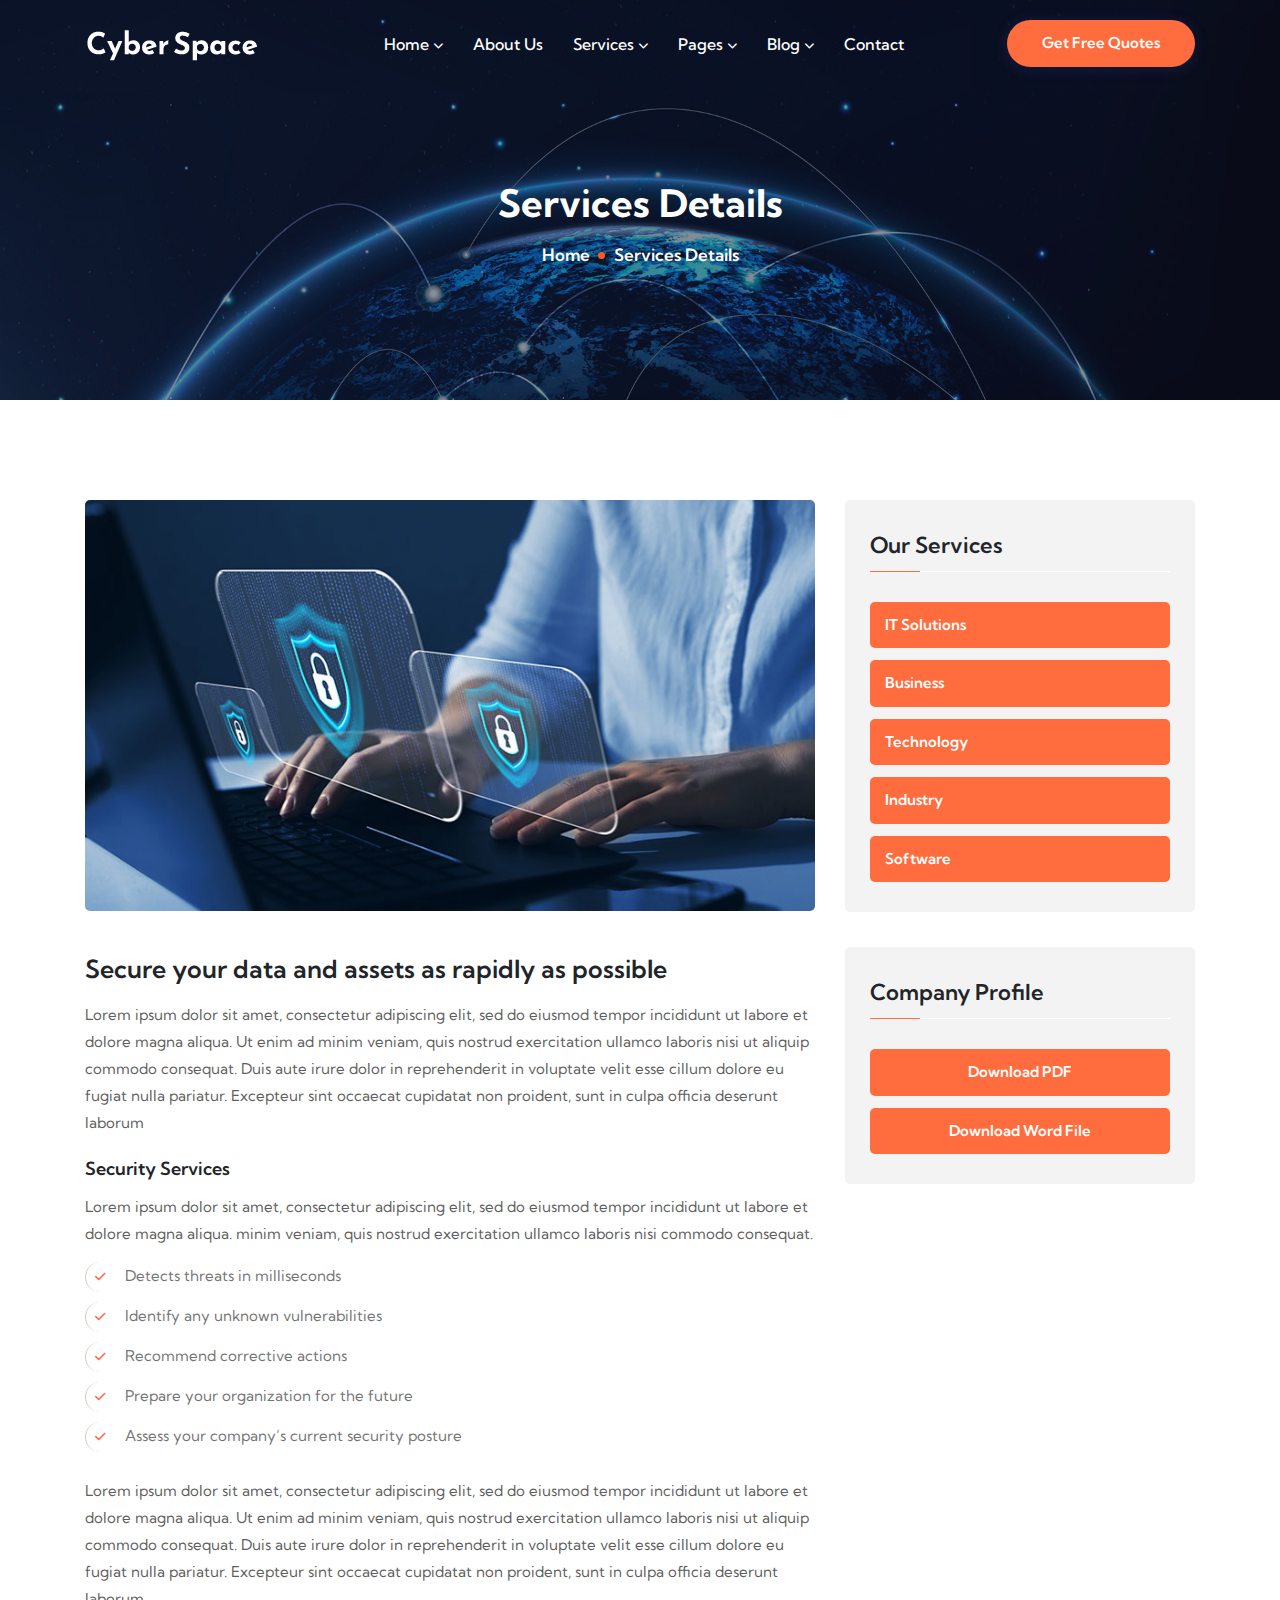
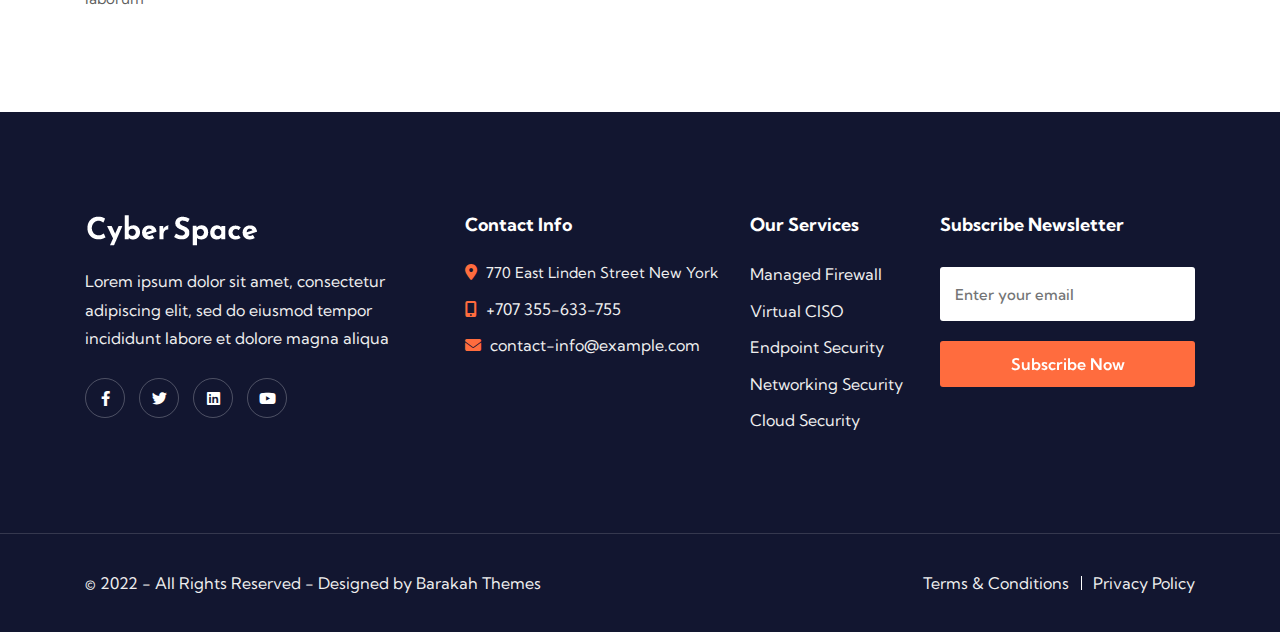
<file: single-services.html>
<!doctype html>
<html lang="zxx">

<head>
	<!-- Required meta tags -->
	<meta charset="utf-8">
	<meta name="viewport" content="width=device-width, initial-scale=1, shrink-to-fit=no">
	<!-- Title -->
	<title>Cyberspace -  Cyber Security Services HTML5 Template</title>
	<!-- Google Fonts -->
	<link href="https://fonts.googleapis.com/css2?family=Kumbh+Sans:wght@300;400;500;600;700;800;900&display=swap" rel="stylesheet">
	<!-- Favicon -->
	<link rel="icon" type="image/png" href="assets/img/favicon.png">
	<!-- Bootstrap Min CSS -->
	<link rel="stylesheet" href="assets/css/bootstrap.min.css">
	<!-- Animate Min CSS -->
	<link rel="stylesheet" href="assets/css/animate.min.css">
	<!-- FlatIcon CSS -->
	<link rel="stylesheet" href="assets/css/flaticon.css">
	<!-- Font Awesome Min CSS -->
	<link rel="stylesheet" href="assets/css/fontawesome.min.css">
	<!-- Mean Menu CSS -->
	<link rel="stylesheet" href="assets/css/meanmenu.css">
	<!-- Magnific Popup Min CSS -->
	<link rel="stylesheet" href="assets/css/magnific-popup.min.css">
	<!-- Swiper Min CSS -->
	<link rel="stylesheet" href="assets/css/swiper.min.css">
	<!-- Owl Carousel Min CSS -->
	<link rel="stylesheet" href="assets/css/owl.carousel.min.css">
	<!-- Style CSS -->
	<link rel="stylesheet" href="assets/css/style.css">
	<!-- Responsive CSS -->
	<link rel="stylesheet" href="assets/css/responsive.css">
</head>

<body>

	<!-- Start Preloader Area -->
	<div class="preloader">
		<div class="d-table">
			<div class="d-table-cell">
			<div class="lds-spinner">
				<div></div><div></div><div></div>
				<div></div><div></div><div></div>
				<div></div><div></div><div></div>
				<div></div><div></div><div></div>
			</div>
			</div>
		</div>
	</div>
	<!-- End Preloader Area -->
	
	<!-- Start Navbar Area -->
	<div class="navbar-area">
		<div class="cyberspace-responsive-nav">
			<div class="container">
				<div class="cyberspace-responsive-menu">
					<div class="logo">
						<a href="index.html">
							<img src="assets/img/logo.png" class="white-logo" alt="logo">
							<img src="assets/img/logo-black.png" class="black-logo" alt="logo">
						</a>
					</div>
				</div>
			</div>
		</div>
		<div class="cyberspace-nav">
			<div class="container">
				<nav class="navbar navbar-expand-md navbar-light">
					<a class="navbar-brand" href="index.html">
						<img src="assets/img/logo.png" class="white-logo" alt="logo">
						<img src="assets/img/logo-black.png" class="black-logo" alt="logo">
					</a>
					<div class="collapse navbar-collapse mean-menu" id="navbarSupportedContent">
						<ul class="navbar-nav">
							<li class="nav-item"> 
								<a href="#" class="nav-link">Home <i class="fas fa-chevron-down"></i></a>
								<ul class="dropdown-menu">
									<li class="nav-item"> 
										<a href="index.html" class="nav-link">Home Page 1</a>
									</li>
									<li class="nav-item"> 
										<a href="index-2.html" class="nav-link">Home Page 2</a>
									</li>
								</ul>
							</li>
							<li class="nav-item">
								<a href="about.html" class="nav-link">About Us</a>
							</li>
							<li class="nav-item">
								<a href="#" class="nav-link">Services <i class="fas fa-chevron-down"></i></a>
								<ul class="dropdown-menu">
									<li class="nav-item"> 
										<a href="services.html" class="nav-link">Services</a>
									</li>
									<li class="nav-item"> 
										<a href="single-services.html" class="nav-link">Services Details</a>
									</li>
								</ul>
							</li>
							<li class="nav-item"> 
								<a href="#" class="nav-link">Pages <i class="fas fa-chevron-down"></i></a>
								<ul class="dropdown-menu">
									<li class="nav-item">
										<a href="projects.html" class="nav-link">Projects One</a>
									</li>
									<li class="nav-item">
										<a href="projects-2.html" class="nav-link">Projects Two</a>
									</li>
									<li class="nav-item">
										<a href="single-projects.html" class="nav-link">Projects Details</a>
									</li>
									<li class="nav-item">
										<a href="pricing.html" class="nav-link">Pricing</a>
									</li>
									<li class="nav-item">
										<a href="faq.html" class="nav-link">FAQ</a>
									</li>
									<li class="nav-item">
										<a href="error-404.html" class="nav-link">404 Error</a>
									</li>
									<li class="nav-item">
										<a href="coming-soon.html" class="nav-link">Coming Soon</a>
									</li>
									<li class="nav-item">
										<a href="terms-condition.html" class="nav-link">Terms & Conditions</a>
									</li>
									<li class="nav-item">
										<a href="privacy-policy.html" class="nav-link">Privacy Policy</a>
									</li>
								</ul>
							</li>
							<li class="nav-item">
								<a href="#" class="nav-link">Blog <i class="fas fa-chevron-down"></i></a>
								<ul class="dropdown-menu">
									<li class="nav-item">
										<a href="blog.html" class="nav-link">Blog</a>
									</li>
									<li class="nav-item">
										<a href="single-blog.html" class="nav-link">Blog Details</a>
									</li>
								</ul>
							</li>
							<li class="nav-item">
								<a href="contact.html" class="nav-link">Contact</a>
							</li>
						</ul>
						<div class="other-option">
							<a class="default-btn" href="#0">Get Free Quotes <span></span></a>
						</div>
					</div>
				</nav>
			</div>
		</div>
	</div>
	<!-- End Navbar Area -->
	
	<!-- Start Page Title Area -->
	<div class="page-title-area">
		<div class="d-table">
			<div class="d-table-cell">
				<div class="container">
					<div class="page-title-content">
						<h2>Services Details</h2>
						<ul>
							<li><a href="index.html">Home</a></li>
							<li>Services Details</li>
						</ul>
					</div>
				</div>
			</div>
		</div>
	</div>
	<!-- End Page Title Area -->
	
	<!-- Start Services Details Area -->
	<section class="services-details-area section-padding">
		<div class="container">
			<div class="row">
				<div class="col-lg-8 col-md-12">
					<div class="services-details-content">
						<div class="services-details-image">
							<img src="assets5/imag/services-details/services-details-1.jpg" alt="image">
						</div>
						
						<h3>Secure your data and assets as rapidly as possible</h3>
						<p>Lorem ipsum dolor sit amet, consectetur adipiscing elit, sed do eiusmod tempor incididunt ut labore et dolore magna aliqua. Ut enim ad minim veniam, quis nostrud exercitation ullamco laboris nisi ut aliquip commodo consequat. Duis aute irure dolor in reprehenderit in voluptate velit esse cillum dolore eu fugiat nulla pariatur. Excepteur sint occaecat cupidatat non proident, sunt in culpa officia deserunt laborum</p>
						
						<div class="features-text">
							<h4>Security Services</h4>
							<p>Lorem ipsum dolor sit amet, consectetur adipiscing elit, sed do eiusmod tempor incididunt ut labore et dolore magna aliqua. minim veniam, quis nostrud exercitation ullamco laboris nisi commodo consequat.</p>
							<ul class="service-features-list">
								<li><i class="fa fa-check"></i>Detects threats in milliseconds</li>
								<li><i class="fa fa-check"></i>Identify any unknown vulnerabilities</li>
								<li><i class="fa fa-check"></i>Recommend corrective actions</li>
								<li><i class="fa fa-check"></i>Prepare your organization for the future</li>
								<li><i class="fa fa-check"></i>Assess your company’s current security posture</li>
							</ul>
							<p>Lorem ipsum dolor sit amet, consectetur adipiscing elit, sed do eiusmod tempor incididunt ut labore et dolore magna aliqua. Ut enim ad minim veniam, quis nostrud exercitation ullamco laboris nisi ut aliquip commodo consequat. Duis aute irure dolor in reprehenderit in voluptate velit esse cillum dolore eu fugiat nulla pariatur. Excepteur sint occaecat cupidatat non proident, sunt in culpa officia deserunt laborum</p>
						</div>
					</div>
				</div>
				<div class="col-lg-4 col-md-12">
					<aside class="services-widget">
						<section class="widget widget_categories">
							<h3 class="widget-title">Our Services</h3>
							<ul>
								<li> <a href="#">IT Solutions</a></li>
								<li> <a href="#">Business</a></li>
								<li> <a href="#">Technology</a></li>
								<li> <a href="#">Industry</a></li>
								<li> <a href="#">Software</a></li>
							</ul>
						</section>
						<section class="widget widget_download_btn">
							<h3 class="widget-title">Company Profile</h3>
							<div class="section-bottom">
								<a href="#" class="default-btn">Download PDF <span></span></a>
								<a href="#" class="default-btn" >Download Word File <span></span></a>
							</div>
						</section>
					</aside>
				</div>
			</div>
		</div>
	</section>
	<!-- End Services Details Area -->
	
	<!-- Start Footer Section -->
	<section class="footer-area">
		<div class="container">
			<div class="row">
				<div class="col-lg-4 col-md-6 footer-box-item">
					<div class="footer-about footer-list">
						<a class="footer-logo" href="#">
							<img src="assets/img/logo.png" class="white-logo" alt="logo">
						</a>
						<p>Lorem ipsum dolor sit amet, consectetur adipiscing elit, sed do eiusmod tempor incididunt labore et dolore magna aliqua</p>
						<ul class="footer-social-icon">
							<li><a href="#"><i class="fab fa-facebook-f"></i></a></li>
							<li><a href="#"><i class="fab fa-twitter"></i></a></li>
							<li><a href="#"><i class="fab fa-linkedin"></i></a></li>
							<li><a href="#"><i class="fab fa-youtube"></i></a></li>
						</ul>
					</div>
				</div>
				<div class="col-lg-3 col-md-6 footer-box-item">
					<div class="footer-list">
						<h5 class="title">Contact Info</h5>
						<div class="footer-contact-info">
							<ul class="footer-contact-list">
								<li><i class="fa fa-location-dot"></i> 770 East Linden Street New York</li>
								<li><i class="fa fa-mobile-screen-button"></i> <a href="tel:101202303">+707 355-633-755</a></li>
								<li><i class="fa fa-envelope"></i> <a href="mailto:random@example.com">contact-info@example.com</a></li>
							</ul>
						</div>
					</div>
				</div>
				<div class="col-lg-2 col-md-6 footer-box-item">
					<div class="footer-list">
						<h5 class="title">Our Services</h5>
						<ul class="footer-nav-links">
							<li><a href="#">Managed Firewall</a></li>
							<li><a href="#">Virtual CISO</a></li>
							<li><a href="#">Endpoint Security</a></li>
							<li><a href="#">Networking Security</a></li>
							<li><a href="#">Cloud Security</a></li>
						</ul>
					</div>
				</div>
				<div class="col-lg-3 col-md-6 footer-box-item">
					<div class="footer-list">
						<h5 class="title">Subscribe Newsletter</h5>
						<div class="footer-info-newsletter">
							<form class="newsletter-form">
								<input type="email" class="input-newsletter" placeholder="Enter your email" name="EMAIL" required="" autocomplete="off">
								<button class="default-btn" type="submit">Subscribe Now <span></span></button>
							</form>
						</div>
					</div>
				</div>
			</div>
		</div>
	</section>
	<!-- End Footer Section -->
	
	<!-- Start Footer Copyright Section -->
	<div class="copyright-area">
		<div class="container">
			<div class="row align-items-center">
				<div class="col-lg-6 col-md-6">
					<p>© 2022 - All Rights Reserved - Designed by <span class="author-name">Barakah Themes</span></p>
				</div>
				<div class="col-lg-6 col-md-6">
					<ul>
						<li> <a href="terms-condition.html">Terms & Conditions</a></li>
						<li> <a href="privacy-policy.html">Privacy Policy</a></li>
					</ul>
				</div>
			</div>
		</div>
	</div>
	<!-- End Footer Copyright Section -->
	
	<!-- Start Go Top Section -->
	<div class="go-top">
		<i class="fas fa-chevron-up"></i>
		<i class="fas fa-chevron-up"></i>
	</div>
	<!-- End Go Top Section -->
	
	<!-- jQuery Min JS -->
	<script src="assets/js/jquery.min.js"></script>
	<!-- Bootstrap Min JS -->
	<script src="assets/js/bootstrap.min.js"></script>
	<!-- MeanMenu JS  -->
	<script src="assets/js/jquery.meanmenu.js"></script>
	<!-- Appear Min JS -->
	<script src="assets/js/jquery.appear.min.js"></script>
	<!-- CounterUp Min JS -->
	<script src="assets/js/jquery.waypoints.min.js"></script>
	<script src="assets/js/jquery.counterup.min.js"></script>
	<!-- Owl Carousel Min JS -->
	<script src="assets/js/owl.carousel.min.js"></script>
	<!-- Magnific Popup Min JS -->
	<script src="assets/js/jquery.magnific-popup.min.js"></script>
	<!-- Isotope Min JS -->
	<script src="assets/js/isotope.pkgd.min.js"></script>
	<!-- Swiper Min JS -->
	<script src="assets/js/swiper.min.js"></script>
	<!-- WOW Min JS -->
	<script src="assets/js/wow.min.js"></script>
	<!-- Main JS -->
	<script src="assets/js/main.js"></script>
	
</body>

</html>
</file>
<file: assets/css/flaticon.css>
@font-face {
    font-family: "flaticon";
    src: url("../fonts/flaticon.ttf?b014d13cd529ac70e334da0872eecc24") format("truetype"),
	url("../fonts/flaticon.woff?b014d13cd529ac70e334da0872eecc24") format("woff"),
	url("../fonts/flaticon.woff2?b014d13cd529ac70e334da0872eecc24") format("woff2"),
	url("../fonts/flaticon.eot?b014d13cd529ac70e334da0872eecc24#iefix") format("embedded-opentype"),
	url("../fonts/flaticon.svg?b014d13cd529ac70e334da0872eecc24#flaticon") format("svg");
}

i[class^="flaticon-"]:before, i[class*=" flaticon-"]:before {
    font-family: flaticon !important;
    font-style: normal;
    font-weight: normal !important;
    font-variant: normal;
    text-transform: none;
    line-height: 1;
    -webkit-font-smoothing: antialiased;
    -moz-osx-font-smoothing: grayscale;
}

.flaticon-computer:before {
    content: "\f101";
}
.flaticon-chip:before {
    content: "\f102";
}
.flaticon-code:before {
    content: "\f103";
}
.flaticon-programming:before {
    content: "\f104";
}
.flaticon-cloud:before {
    content: "\f105";
}
.flaticon-brain:before {
    content: "\f106";
}
.flaticon-project-management:before {
    content: "\f107";
}
.flaticon-cpu:before {
    content: "\f108";
}
.flaticon-technical-support:before {
    content: "\f109";
}
.flaticon-chip-1:before {
    content: "\f10a";
}
.flaticon-brain-1:before {
    content: "\f10b";
}
.flaticon-settings:before {
    content: "\f10c";
}
.flaticon-coding:before {
    content: "\f10d";
}
.flaticon-targeted-marketing:before {
    content: "\f10e";
}
.flaticon-protection:before {
    content: "\f10f";
}
.flaticon-analysis:before {
    content: "\f110";
}
.flaticon-server:before {
    content: "\f111";
}
.flaticon-cpu-1:before {
    content: "\f112";
}
.flaticon-artificial-intelligence:before {
    content: "\f113";
}
.flaticon-super-intelligence:before {
    content: "\f114";
}
.flaticon-chip-2:before {
    content: "\f115";
}
.flaticon-light-bulb:before {
    content: "\f116";
}
.flaticon-cloud-computing:before {
    content: "\f117";
}
.flaticon-innovation:before {
    content: "\f118";
}
.flaticon-creative:before {
    content: "\f119";
}
.flaticon-stats:before {
    content: "\f11a";
}
.flaticon-business:before {
    content: "\f11b";
}
.flaticon-thumbs-up:before {
    content: "\f11c";
}
.flaticon-puzzle:before {
    content: "\f11d";
}
.flaticon-idea:before {
    content: "\f11e";
}
.flaticon-analytics:before {
    content: "\f11f";
}
.flaticon-development:before {
    content: "\f120";
}
.flaticon-certificate:before {
    content: "\f121";
}
.flaticon-gears:before {
    content: "\f122";
}
.flaticon-medal:before {
    content: "\f123";
}
.flaticon-mobile-app:before {
    content: "\f124";
}
.flaticon-phone-call:before {
    content: "\f125";
}
.flaticon-call:before {
    content: "\f126";
}
.flaticon-envelope:before {
    content: "\f127";
}
.flaticon-email:before {
    content: "\f128";
}
.flaticon-placeholder:before {
    content: "\f129";
}
.flaticon-location:before {
    content: "\f12a";
}
.flaticon-download:before {
    content: "\f12b";
}
</file>
<file: assets/css/style.css>
/*****************************************************************
    Template Name    : Cyberspace -  Cyber Security Services HTML5 Template
    Author           : Barakah Themes
    Version          : 1.0
    Created          : 2022
    File Description : Main css file of the template
*****************************************************************/

/*****************************************************************

** - 01 - Default CSS
** - 02 - Preloader Section CSS
** - 03 - Navbar Section CSS
** - 04 - Home Section CSS
** - 05 - Features Section CSS
** - 06 - About Section CSS
** - 07 - Services Section CSS
** - 08 - Services Details CSS
** - 09 - Industries Tabs Section CSS
** - 10 - Overview Section CSS
** - 11 - Projects Section CSS
** - 12 - Projects Details CSS
** - 13 - Counter Section CSS
** - 14 - Pricing Section CSS
** - 15 - Testimonial Section CSS
** - 16 - Team Section CSS
** - 17 - Hire Section CSS
** - 18 - Blog Section CSS
** - 19 - Blog Details CSS
** - 20 - Partner Section CSS
** - 21 - Faq Section CSS
** - 22 - Other Page Banner Title CSS
** - 23 - Contact Page CSS
** - 24 - Coming Soon Page CSS
** - 25 - 404 Error Page CSS
** - 26 - Terms & Conditions - Privacy Policy CSS
** - 27 - Footer & Copyright Section CSS

*****************************************************************/

/**************************************
 ** - 01 - Default CSS
 **************************************/

body {
	padding: 0;
	margin: 0;
	font-size: 15px;
	font-family: 'Kumbh Sans', sans-serif;
}

img {
	max-width: 100%;
	height: auto;
	border-radius: 3px;
}

button {
	outline: 0 !important;
}

dl, ol, ul {
    padding: 0;
    margin: 0;
    list-style: none;
}

.d-table {
	width: 100%;
	height: 100%;
}

.d-table-cell {
	vertical-align: middle;
}

.ptb-100 {
	padding-top: 100px;
	padding-bottom: 100px;
}

.pb-20 {
	padding-bottom: 20px;
}
.pb-30 {
	padding-bottom: 30px;
}
.pb-40 {
	padding-bottom: 40px;
}
.pb-50 {
	padding-bottom: 50px;
}
.pb-60 {
	padding-bottom: 60px;
}
.pb-70 {
	padding-bottom: 70px;
}
.pb-80 {
	padding-bottom: 80px;
}
.pb-90 {
	padding-bottom: 90px;
}

.pb-100 {
	padding-bottom: 100px;
}

.pt-20 {
	padding-top: 20px;
}
.pt-30 {
	padding-top: 30px;
}
.pt-40 {
	padding-top: 40px;
}
.pt-50 {
	padding-top: 50px;
}
.pt-60 {
	padding-top: 60px;
}
.pt-70 {
	padding-top: 70px;
}
.pt-80 {
	padding-top: 80px;
}
.pt-90 {
	padding-top: 90px;
}
.pt-100 {
	padding-top: 100px;
}

.bg-grey {
	background-color: rgb(215, 215, 215, 0.17);
}

.section-padding {
	padding: 100px 0;
}

a {
	text-decoration: none;
	-webkit-transition: 0.4s;
	transition: 0.4s;
	outline: 0 !important;
	color: #505060;
}

a:hover {
	text-decoration: none;
	color: #ff6c3e;
}

.h1, .h2, .h3, .h4, .h5, .h6, h1, h2, h3, h4, h5, h6 {
	font-weight: 600;
	line-height: 1.4;
	font-family: 'Kumbh Sans', sans-serif;
}

p {
	font-size: 15px;
	line-height: 1.8;
	color: #5f5f5f;
	margin-bottom: 15px;
	font-weight: 400;
	font-family: 'Kumbh Sans', sans-serif;
}

p:last-child {
	margin-bottom: 0;
}

.default-btn {
	border: none;
	position: relative;
	display: inline-block;
	text-align: center;
	overflow: hidden;
	z-index: 1;
	color: #ffffff;
	background-color: #ff6c3e;
	-webkit-transition: 0.4s;
	transition: 0.4s;
	border-radius: 50px;
	font-weight: 600;
	font-size: 15px;
	padding-left: 35px;
	padding-right: 35px;
	padding-top: 12px;
	padding-bottom: 12px;
}

.default-btn span {
	position: absolute;
	display: block;
	width: 0;
	height: 0;
	border-radius: 50%;
	background-color: #fd5a1b;
	-webkit-transition: width 0.5s ease-in-out, height 0.5s ease-in-out;
	transition: width 0.5s ease-in-out, height 0.5s ease-in-out;
	-webkit-transform: translate(-50%, -50%);
	transform: translate(-50%, -50%);
	z-index: -1;
	border-radius: 30px;
}

.default-btn:hover, .default-btn:focus {
	color: #ffffff;
}

.default-btn:hover span, .default-btn:focus span {
	width: 225%;
	height: 562.5px;
}

.default-btn-one {
	border: none;
	position: relative;
	display: inline-block;
	text-align: center;
	overflow: hidden;
	z-index: 1;
	color: #ff6c3e;
	background-color: #ffffff;
	-webkit-transition: 0.4s;
	transition: 0.4s;
	border-radius: 50px;
	font-weight: 600;
	font-size: 15px;
	padding-left: 35px;
	padding-right: 35px;
	padding-top: 12px;
	padding-bottom: 12px;
	margin-top: 5px;
	margin-right: 20px;
	box-shadow: 0 7px 25px rgb(123,104,238,0.25);
}

.default-btn-one span {
	position: absolute;
	display: block;
	width: 0;
	height: 0;
	border-radius: 50%;
	background-color: #fd5a1b;
	-webkit-transition: width 0.5s ease-in-out, height 0.5s ease-in-out;
	transition: width 0.5s ease-in-out, height 0.5s ease-in-out;
	-webkit-transform: translate(-50%, -50%);
	transform: translate(-50%, -50%);
	z-index: -1;
	border-radius: 30px;
}

.default-btn-one:hover, .default-btn-one:focus {
	color: #ffffff;
}

.default-btn-one:hover span, .default-btn-one:focus span {
	width: 225%;
	height: 562.5px;
}

.btn-style-four {
	position: relative;
    display: inline-block;
    font-size: 16px;
    font-weight: 700;
    color: #fff;
    padding-left: 15px;
}
.btn-style-four:before {
    position: absolute;
    content: '';
    width: 7px;
    height: 7px;
    left: 0px;
    top: 16px;
    border-radius: 50%;
    transition: all 500ms ease;
}
.btn-style-four:before{
	background: #ff6c3e;
}

.btn-style-four{
	color: #2d275e;
}

.btn-style-four span{
	font-size: 23px;
	padding-left: 5px;
}
.btn-style-four:hover{
	color: #ff6c3e !important;
}


.section-title {
	text-align: center;
	margin-bottom: 65px;
	line-height: 1.5;
}

.section-title h6 {
	font-size: 16px;
	font-weight: 600;
	color: #ff6c3e;
	letter-spacing: 0.5px;
	text-transform: uppercase;
}

.section-title h2 {
	font-size: 35px;
	color: #505060;
	margin: 0 0 0 0;
	font-weight: 700;
}

.color-text {
    color: #ff6c3e;
}

.valign {
	display: -webkit-box;
	display: -ms-flexbox;
	display: flex;
	-webkit-box-align: center;
	-ms-flex-align: center;
	align-items: center;
}

/* [ Start Overlay ] */
[data-overlay-dark],
[data-overlay-light] {
	position: relative;
}

[data-overlay-dark] .container,
[data-overlay-light] .container {
	position: relative;
	z-index: 2;
}

[data-overlay-dark]:before,
[data-overlay-light]:before {
	content: '';
	position: absolute;
	width: 100%;
	height: 100%;
	top: 0;
	left: 0;
	z-index: 1;
}

[data-overlay-dark]:before {
	background: #02050b;
}

[data-overlay-light]:before {
	background: #fff;
}

[data-overlay-dark] h1,
[data-overlay-dark] h2,
[data-overlay-dark] h3,
[data-overlay-dark] h4,
[data-overlay-dark] h5,
[data-overlay-dark] h6,
[data-overlay-dark] span,
.bg-dark h1,
.bg-dark h2,
.bg-dark h3,
.bg-dark h4,
.bg-dark h5,
.bg-dark h6,
.bg-dark span,
.bg-color h1,
.bg-color h2,
.bg-color h3,
.bg-color h4,
.bg-color h5,
.bg-color h6,
.bg-color span {
	color: #fff;
}

[data-overlay-dark] p,
.bg-dark p,
.bg-color p {
	color: #dad6d6;
}

[data-overlay-dark="0"]:before,
[data-overlay-light="0"]:before {
	opacity: 0;
}

[data-overlay-dark="1"]:before,
[data-overlay-light="1"]:before {
	opacity: .1;
}

[data-overlay-dark="2"]:before,
[data-overlay-light="2"]:before {
	opacity: .2;
}

[data-overlay-dark="3"]:before,
[data-overlay-light="3"]:before {
	opacity: .3;
}

[data-overlay-dark="4"]:before,
[data-overlay-light="4"]:before {
	opacity: .4;
}

[data-overlay-dark="5"]:before,
[data-overlay-light="5"]:before {
	opacity: .5;
}

[data-overlay-dark="6"]:before,
[data-overlay-light="6"]:before {
	opacity: .6;
}

[data-overlay-dark="7"]:before,
[data-overlay-light="7"]:before {
	opacity: .7;
}

[data-overlay-dark="8"]:before,
[data-overlay-light="8"]:before {
	opacity: .8;
}

[data-overlay-dark="9"]:before,
[data-overlay-light="9"]:before,
[data-overlay-color="9"]:before {
	opacity: .9;
}

[data-overlay-dark="10"]:before,
[data-overlay-light="10"]:before {
	opacity: 1;
}

/* [ End Overlay ] */
/*
 .... - - .--. ... ---... -..-. -..-. .-- .-- .-- .-.-.- - . -- .--. .-.. .- - . -- --- -. ... - . .-. .-.-.- -.-. --- -- -..-. .- ..- - .... --- .-. ... -..-. -... .- .-. .- -.- .- .... - .... . -- . ... -..-.
*/

/*****************************************
 ** - 00 -  Go Top CSS
 ******************************************/
.go-top {
	position: fixed;
	cursor: pointer;
	top: 0;
	right: 15px;
	color: #ffffff;
	background-color: #ff6c3e;
	text-align: center;
	z-index: 4;
	width: 45px;
	height: 45px;
	line-height: 45px;
	opacity: 0;
	visibility: hidden;
	-webkit-transition: .9s;
	transition: .9s;
	border-radius: 3px;
}

.go-top.active {
	top: 97%;
	-webkit-transform: translateY(-98%);
	transform: translateY(-98%);
	opacity: 1;
	visibility: visible;
}

.go-top i {
	position: absolute;
	top: 50%;
	-webkit-transform: translateY(-50%);
	transform: translateY(-50%);
	left: 0;
	right: 0;
	margin: 0 auto;
	-webkit-transition: 0.4s;
	transition: 0.4s;
}

.go-top i:last-child {
	opacity: 0;
	visibility: hidden;
	top: 60%;
}

.go-top::before {
	content: '';
	position: absolute;
	top: 0;
	left: 0;
	width: 100%;
	height: 100%;
	z-index: -1;
	background: #505060;
	opacity: 0;
	visibility: hidden;
	-webkit-transition: 0.4s;
	transition: 0.4s;
	border-radius: 3px;
}

.go-top:hover, .go-top:focus {
	color: #ffffff;
}

.go-top:hover::before, .go-top:focus::before {
	opacity: 1;
	visibility: visible;
}

.go-top:hover i:first-child, .go-top:focus i:first-child {
	opacity: 0;
	top: 0;
	visibility: hidden;
}

.go-top:hover i:last-child, .go-top:focus i:last-child {
	opacity: 1;
	visibility: visible;
	top: 50%;
}

/**************************************
 ** - 02 - Preloader Section CSS
 **************************************/
.preloader {
    position: fixed;
    z-index: 999999;
    background-color: #ffffff;
    width: 100%;
    height: 100%;
    text-align: center;
    left: 0;
    right: 0;
}
.preloader .lds-spinner {
    display: inline-block;
    position: relative;
    width: 80px;
    height: 80px;
}
.preloader .lds-spinner div {
    -webkit-transform-origin: 40px 40px;
    transform-origin: 40px 40px;
    -webkit-animation: lds-spinner 1.2s linear infinite;
    animation: lds-spinner 1.2s linear infinite;
}
.preloader .lds-spinner div::after {
    content: " ";
    display: block;
    position: absolute;
    top: 5px;
    left: 35px;
    width: 5px;
    height: 20px;
    border-radius: 20%;
    background: #ff6c3e;
}
.preloader .lds-spinner div:nth-child(1){
    -webkit-transform:rotate(0deg);
    transform:rotate(0deg);
    -webkit-animation-delay:-1.1s;
    animation-delay:-1.1s
}
.preloader .lds-spinner div:nth-child(2){
    -webkit-transform:rotate(30deg);
    transform:rotate(30deg);
    -webkit-animation-delay:-1s;
    animation-delay:-1s
}
.preloader .lds-spinner div:nth-child(3){
    -webkit-transform:rotate(60deg);
    transform:rotate(60deg);
    -webkit-animation-delay:-.9s;
    animation-delay:-.9s
}
.preloader .lds-spinner div:nth-child(4){
    -webkit-transform:rotate(90deg);
    transform:rotate(90deg);
    -webkit-animation-delay:-.8s;
    animation-delay:-.8s
}
.preloader .lds-spinner div:nth-child(5){
    -webkit-transform:rotate(120deg);
    transform:rotate(120deg);
    -webkit-animation-delay:-.7s;
    animation-delay:-.7s
}
.preloader .lds-spinner div:nth-child(6){
    -webkit-transform:rotate(150deg);
    transform:rotate(150deg);
    -webkit-animation-delay:-.6s;
    animation-delay:-.6s
}
.preloader .lds-spinner div:nth-child(7){
    -webkit-transform:rotate(180deg);
    transform:rotate(180deg);
    -webkit-animation-delay:-.5s;
    animation-delay:-.5s
}
.preloader .lds-spinner div:nth-child(8){
    -webkit-transform:rotate(210deg);
    transform:rotate(210deg);
    -webkit-animation-delay:-.4s;
    animation-delay:-.4s
}
.preloader .lds-spinner div:nth-child(9){
    -webkit-transform:rotate(240deg);
    transform:rotate(240deg);
    -webkit-animation-delay:-.3s;
    animation-delay:-.3s
}
.preloader .lds-spinner div:nth-child(10){
    -webkit-transform:rotate(270deg);
    transform:rotate(270deg);
    -webkit-animation-delay:-.2s;
    animation-delay:-.2s
}
.preloader .lds-spinner div:nth-child(11){
    -webkit-transform:rotate(300deg);
    transform:rotate(300deg);
    -webkit-animation-delay:-.1s;
    animation-delay:-.1s
}
.preloader .lds-spinner div:nth-child(12){
    -webkit-transform:rotate(330deg);
    transform:rotate(330deg);
    -webkit-animation-delay:0s;
    animation-delay:0s
}
@-webkit-keyframes lds-spinner{
    0%{
        opacity:1
    }
    100%{
        opacity:0
    }
}
@keyframes lds-spinner{
    0%{
        opacity:1
    }
    100%{
        opacity:0
    }
}

/**************************************
 ** - 03 - Navbar Section CSS
 **************************************/
.cyberspace-responsive-nav {
	display: none;
}

.cyberspace-nav {
	background-color: transparent;
	padding-top: 15px;
	padding-bottom: 15px;
	padding-right: 0;
	padding-left: 0;
}

.cyberspace-nav .navbar {
	padding-right: 0;
	padding-top: 0;
	padding-left: 0;
	padding-bottom: 0;
}

.cyberspace-nav .navbar ul {
	padding-left: 0;
	list-style-type: none;
	margin-bottom: 0;
}

.cyberspace-nav .navbar .navbar-nav {
	margin: auto;
}

.cyberspace-nav .navbar .navbar-nav .nav-item {
	position: relative;
	padding-top: 15px;
	padding-bottom: 15px;
	padding-left: 0;
	padding-right: 0;
}

.cyberspace-nav.index-navber .navbar .navbar-nav .nav-item a {
	color: #555;
}
.cyberspace-nav .navbar .navbar-nav .nav-item a {
	font-size: 16px;
	font-weight: 500;
	color: #fff;
	text-transform: capitalize;
	padding-left: 0;
	padding-right: 0;
	padding-top: 0;
	padding-bottom: 0;
	margin-left: 15px;
	margin-right: 15px;
}
/*
.cyberspace-nav .navbar .navbar-nav .nav-item a:hover, .cyberspace-nav .navbar .navbar-nav .nav-item a:focus, .cyberspace-nav .navbar .navbar-nav .nav-item a.active {
	color: #ff6c3e;
}
*/
.cyberspace-nav .navbar .navbar-nav .nav-item a i {
	font-size: 10px;
	position: relative;
	top: -1px;
	margin-left: 1px;
}

.cyberspace-nav .navbar .navbar-nav .nav-item:last-child a {
	margin-right: 0;
}

.cyberspace-nav .navbar .navbar-nav .nav-item:first-child a {
	margin-left: 0;
}
/*
.cyberspace-nav .navbar .navbar-nav .nav-item:hover a, .cyberspace-nav .navbar .navbar-nav .nav-item:focus a, .cyberspace-nav .navbar .navbar-nav .nav-item.active a {
	color: #ff6c3e;
}
*/
.cyberspace-nav .navbar .navbar-nav .nav-item .dropdown-menu {
	-webkit-box-shadow: 0px 0px 15px 0px rgba(0, 0, 0, 0.1);
	box-shadow: 0px 0px 15px 0px rgba(0, 0, 0, 0.1);
	background: #ffffff;
	position: absolute;
	border: none;
	top: 80px;
	left: 0;
	width: 230px;
	z-index: 99;
	display: block;
	opacity: 0;
	visibility: hidden;
	border-radius: 5px;
    overflow: hidden;
	-webkit-transition: all 0.3s ease-in-out;
	transition: all 0.3s ease-in-out;
	padding: 0px;
}

.cyberspace-nav .navbar .navbar-nav .nav-item .dropdown-menu li {
	padding: 0;
	border-bottom: 1px solid #f1f1f1;
}
.cyberspace-nav .navbar .navbar-nav .nav-item .dropdown-menu li:last-child {
	border-bottom: 0px solid transparent;
}

.cyberspace-nav .navbar .navbar-nav .nav-item .dropdown-menu li a {
	text-transform: capitalize;
	padding: 10px 15px;
	margin: 0;
	position: relative;
	color: #505060;
	font-size: 15px;
	font-weight: 500;
	border-left: 3px solid transparent;
}

.cyberspace-nav .navbar .navbar-nav .nav-item .dropdown-menu li a:hover, .cyberspace-nav .navbar .navbar-nav .nav-item .dropdown-menu li a:focus, .cyberspace-nav .navbar .navbar-nav .nav-item .dropdown-menu li a.active {
	color: #505060;
	background: #f8f8f8;
	padding-left: 20px;
	border-left: 3px solid #ffc107;
}

.cyberspace-nav .navbar .navbar-nav .nav-item .dropdown-menu li .dropdown-menu {
	left: -245px;
	top: 0;
	opacity: 0;
	visibility: hidden;
}

.cyberspace-nav .navbar .navbar-nav .nav-item .dropdown-menu li .dropdown-menu li a {
	color: #696997;
}

.cyberspace-nav .navbar .navbar-nav .nav-item .dropdown-menu li .dropdown-menu li a:hover, .cyberspace-nav .navbar .navbar-nav .nav-item .dropdown-menu li .dropdown-menu li a:focus, .cyberspace-nav .navbar .navbar-nav .nav-item .dropdown-menu li .dropdown-menu li a.active {
	color: #ff6c3e;
}

.cyberspace-nav .navbar .navbar-nav .nav-item .dropdown-menu li .dropdown-menu li .dropdown-menu {
	left: -245px;
	top: 0;
	opacity: 0;
	visibility: hidden;
}

.cyberspace-nav .navbar .navbar-nav .nav-item .dropdown-menu li .dropdown-menu li .dropdown-menu li a {
	color: #696997;
	text-transform: capitalize;
}

.cyberspace-nav .navbar .navbar-nav .nav-item .dropdown-menu li .dropdown-menu li .dropdown-menu li a:hover, .cyberspace-nav .navbar .navbar-nav .nav-item .dropdown-menu li .dropdown-menu li .dropdown-menu li a:focus, .cyberspace-nav .navbar .navbar-nav .nav-item .dropdown-menu li .dropdown-menu li .dropdown-menu li a.active {
	color: #ff6c3e;
}

.cyberspace-nav .navbar .navbar-nav .nav-item .dropdown-menu li .dropdown-menu li .dropdown-menu li .dropdown-menu {
	left: -245px;
	top: 0;
	opacity: 0;
	visibility: hidden;
}

.cyberspace-nav .navbar .navbar-nav .nav-item .dropdown-menu li .dropdown-menu li .dropdown-menu li .dropdown-menu li a {
	color: #696997;
	text-transform: capitalize;
}

.cyberspace-nav .navbar .navbar-nav .nav-item .dropdown-menu li .dropdown-menu li .dropdown-menu li .dropdown-menu li a:hover, .cyberspace-nav .navbar .navbar-nav .nav-item .dropdown-menu li .dropdown-menu li .dropdown-menu li .dropdown-menu li a:focus, .cyberspace-nav .navbar .navbar-nav .nav-item .dropdown-menu li .dropdown-menu li .dropdown-menu li .dropdown-menu li a.active {
	color: #ff6c3e;
}

.cyberspace-nav .navbar .navbar-nav .nav-item .dropdown-menu li .dropdown-menu li .dropdown-menu li .dropdown-menu li .dropdown-menu {
	left: 195px;
	top: 0;
	opacity: 0;
	visibility: hidden;
}

.cyberspace-nav .navbar .navbar-nav .nav-item .dropdown-menu li .dropdown-menu li .dropdown-menu li .dropdown-menu li .dropdown-menu li a {
	color: #696997;
	text-transform: capitalize;
}

.cyberspace-nav .navbar .navbar-nav .nav-item .dropdown-menu li .dropdown-menu li .dropdown-menu li .dropdown-menu li .dropdown-menu li a:hover, .cyberspace-nav .navbar .navbar-nav .nav-item .dropdown-menu li .dropdown-menu li .dropdown-menu li .dropdown-menu li .dropdown-menu li a:focus, .cyberspace-nav .navbar .navbar-nav .nav-item .dropdown-menu li .dropdown-menu li .dropdown-menu li .dropdown-menu li .dropdown-menu li a.active {
	color: #ff6c3e;
}

.cyberspace-nav .navbar .navbar-nav .nav-item .dropdown-menu li .dropdown-menu li .dropdown-menu li .dropdown-menu li .dropdown-menu li .dropdown-menu {
	left: 195px;
	top: 0;
	opacity: 0;
	visibility: hidden;
}

.cyberspace-nav .navbar .navbar-nav .nav-item .dropdown-menu li .dropdown-menu li .dropdown-menu li .dropdown-menu li .dropdown-menu li .dropdown-menu li a {
	color: #696997;
	text-transform: capitalize;
}

.cyberspace-nav .navbar .navbar-nav .nav-item .dropdown-menu li .dropdown-menu li .dropdown-menu li .dropdown-menu li .dropdown-menu li .dropdown-menu li a:hover, .cyberspace-nav .navbar .navbar-nav .nav-item .dropdown-menu li .dropdown-menu li .dropdown-menu li .dropdown-menu li .dropdown-menu li .dropdown-menu li a:focus, .cyberspace-nav .navbar .navbar-nav .nav-item .dropdown-menu li .dropdown-menu li .dropdown-menu li .dropdown-menu li .dropdown-menu li .dropdown-menu li a.active {
	color: #ff6c3e;
}

.cyberspace-nav .navbar .navbar-nav .nav-item .dropdown-menu li .dropdown-menu li .dropdown-menu li .dropdown-menu li .dropdown-menu li .dropdown-menu li .dropdown-menu {
	left: 195px;
	top: 0;
	opacity: 0;
	visibility: hidden;
}

.cyberspace-nav .navbar .navbar-nav .nav-item .dropdown-menu li .dropdown-menu li .dropdown-menu li .dropdown-menu li .dropdown-menu li .dropdown-menu li .dropdown-menu li a {
	color: #696997;
	text-transform: capitalize;
}

.cyberspace-nav .navbar .navbar-nav .nav-item .dropdown-menu li .dropdown-menu li .dropdown-menu li .dropdown-menu li .dropdown-menu li .dropdown-menu li .dropdown-menu li a:hover, .cyberspace-nav .navbar .navbar-nav .nav-item .dropdown-menu li .dropdown-menu li .dropdown-menu li .dropdown-menu li .dropdown-menu li .dropdown-menu li .dropdown-menu li a:focus, .cyberspace-nav .navbar .navbar-nav .nav-item .dropdown-menu li .dropdown-menu li .dropdown-menu li .dropdown-menu li .dropdown-menu li .dropdown-menu li .dropdown-menu li a.active {
	color: #ff6c3e;
}

.cyberspace-nav .navbar .navbar-nav .nav-item .dropdown-menu li .dropdown-menu li .dropdown-menu li .dropdown-menu li .dropdown-menu li .dropdown-menu li.active a {
	color: #ff6c3e;
}

.cyberspace-nav .navbar .navbar-nav .nav-item .dropdown-menu li .dropdown-menu li .dropdown-menu li .dropdown-menu li .dropdown-menu li .dropdown-menu li:hover .dropdown-menu {
	opacity: 1;
	visibility: visible;
	top: -15px;
	-webkit-transition: 0.4s;
	transition: 0.4s;
}

.cyberspace-nav .navbar .navbar-nav .nav-item .dropdown-menu li .dropdown-menu li .dropdown-menu li .dropdown-menu li .dropdown-menu li.active a {
	color: #ff6c3e;
}

.cyberspace-nav .navbar .navbar-nav .nav-item .dropdown-menu li .dropdown-menu li .dropdown-menu li .dropdown-menu li .dropdown-menu li:hover .dropdown-menu {
	opacity: 1;
	visibility: visible;
	top: -15px;
	-webkit-transition: 0.4s;
	transition: 0.4s;
}

.cyberspace-nav .navbar .navbar-nav .nav-item .dropdown-menu li .dropdown-menu li .dropdown-menu li .dropdown-menu li.active a {
	color: #ff6c3e;
}

.cyberspace-nav .navbar .navbar-nav .nav-item .dropdown-menu li .dropdown-menu li .dropdown-menu li .dropdown-menu li:hover .dropdown-menu {
	opacity: 1;
	visibility: visible;
	top: -15px;
	-webkit-transition: 0.4s;
	transition: 0.4s;
}

.cyberspace-nav .navbar .navbar-nav .nav-item .dropdown-menu li .dropdown-menu li .dropdown-menu li.active a {
	color: #ff6c3e;
}

.cyberspace-nav .navbar .navbar-nav .nav-item .dropdown-menu li .dropdown-menu li .dropdown-menu li:hover .dropdown-menu {
	opacity: 1;
	visibility: visible;
	top: -15px;
	-webkit-transition: 0.4s;
	transition: 0.4s;
}

.cyberspace-nav .navbar .navbar-nav .nav-item .dropdown-menu li .dropdown-menu li.active a {
	color: #ff6c3e;
}

.cyberspace-nav .navbar .navbar-nav .nav-item .dropdown-menu li .dropdown-menu li:hover .dropdown-menu {
	opacity: 1;
	visibility: visible;
	top: -15px;
	-webkit-transition: 0.4s;
	transition: 0.4s;
}

.cyberspace-nav .navbar .navbar-nav .nav-item .dropdown-menu li.active a {
	color: #ff6c3e;
}

.cyberspace-nav .navbar .navbar-nav .nav-item .dropdown-menu li:hover .dropdown-menu {
	opacity: 1;
	visibility: visible;
	top: -15px;
	-webkit-transition: 0.4s;
	transition: 0.4s;
}

.cyberspace-nav .navbar .navbar-nav .nav-item:hover .dropdown-menu {
	opacity: 1;
	visibility: visible;
	top: 100%;
	-webkit-transition: 0.4s;
	transition: 0.4s;
}

.cyberspace-nav .navbar .other-option {
	margin-left: 0;
	margin-top: 5px;
}

.cyberspace-nav .navbar .other-option .default-btn {
    font-size: 15px;
	box-shadow: 0 2px 15px rgb(123, 104, 238, 0.15);
}

.cyberspace-nav .navbar .other-option .default-btn.nav-btn-1 {
	margin-right: 15px;
}

.cyberspace-nav .black-logo {
	display: none;
}

.navbar-area {
	background-color: transparent;
	-webkit-transition: 0.4s;
	transition: 0.4s;
	position: absolute;
	z-index: 999;
	left: 0;
	top: 0;
	width: 100%;
	height: auto;
}

.navbar-area.is-sticky {
	position: fixed;
	top: 0;
	left: 0;
	width: 100%;
	z-index: 999;
	-webkit-box-shadow: 0 2px 28px 0 rgba(0, 0, 0, 0.06);
	box-shadow: 0 2px 28px 0 rgba(0, 0, 0, 0.06);
	background: #ffffff !important;
	-webkit-animation: 500ms ease-in-out 0s normal fadeInDown;
	animation: 500ms ease-in-out 0s normal fadeInDown;
	-webkit-transition: 0.4s;
	transition: 0.4s;
}

.navbar-area.is-sticky .navbar-nav .nav-item a {
	color: #505050;
}

.navbar-area.is-sticky .navbar-nav .nav-item a:hover, .navbar-area.is-sticky .navbar-nav .nav-item a:focus, .navbar-area.is-sticky .navbar-nav .nav-item a.active {
	color: #ff6c3e;
}

.navbar-area.is-sticky .cyberspace-nav .navbar-brand .white-logo {
	display: none;
}

.navbar-area.is-sticky .cyberspace-nav .navbar-brand .black-logo {
	display: block;
}

@media only screen and (max-width: 991px) {
	.navbar-area {
		padding-top: 20px;
		padding-bottom: 20px;
	}

	.navbar-area.is-sticky {
		border-bottom: none;
		-webkit-box-shadow: 0 7px 13px 0 rgba(0, 0, 0, 0.1);
		box-shadow: 0 7px 13px 0 rgba(0, 0, 0, 0.1);
		padding-top: 20px;
		padding-bottom: 20px;
	}

	.navbar-area.is-sticky .logo .white-logo {
		display: none;
	}

	.navbar-area.is-sticky .logo .black-logo {
		display: block;
	}

	.cyberspace-responsive-nav {
		display: block;
	}

	.cyberspace-responsive-nav .cyberspace-responsive-menu {
		position: relative;
	}

	.cyberspace-responsive-nav .cyberspace-responsive-menu.mean-container .mean-nav ul {
		font-size: 15px;
	}

	.cyberspace-responsive-nav .cyberspace-responsive-menu.mean-container .mean-nav ul li a {
		font-size: 15px;
	}

	.cyberspace-responsive-nav .cyberspace-responsive-menu.mean-container .mean-nav ul li a.active {
		color: #ff6c3e;
	}

	.cyberspace-responsive-nav .cyberspace-responsive-menu.mean-container .mean-nav ul li li a {
		font-size: 15px;
	}

	.cyberspace-responsive-nav .cyberspace-responsive-menu.mean-container .navbar-nav {
		overflow-y: scroll;
		height: 270px;
		-webkit-box-shadow: 0 7px 13px 0 rgba(0, 0, 0, 0.1);
		box-shadow: 0 7px 13px 0 rgba(0, 0, 0, 0.1);
	}

	.cyberspace-responsive-nav .cyberspace-responsive-menu.mean-container .others-options {
		display: none;
	}

	.cyberspace-responsive-nav .mean-container a.meanmenu-reveal {
		color: #505060;
	}

	.cyberspace-responsive-nav .mean-container a.meanmenu-reveal span {
		background: #505060;
	}

	.cyberspace-responsive-nav .logo {
		position: relative;
		width: 50%;
		z-index: 999;
	}

	.cyberspace-responsive-nav .logo .white-logo {
		display: block;
	}

	.cyberspace-responsive-nav .logo .black-logo {
		display: none;
	}

	.cyberspace-nav {
		display: none;
	}
}

/**************************************
 ** - 04 - Home Section CSS
 **************************************/
.home-area {
	overflow: hidden;
	position: relative;
	z-index: 1;
	height: 750px;
	background-color: #100426;
}

.home-area:before {
    position: absolute;
    content: "";
    top: 0;
    left: 0;
    right: 0;
    width: 100%;
    height: 100%;
    background: url(../img/dot-shape.png) no-repeat center/cover;
}

.grey-cr {
    height: 500px;
    width: 500px;
    border-radius: 500px;
    position: absolute;
    bottom: -20%;
    left: -10%;
	z-index: -1;
    background: rgb(215, 215, 215, 0.17);
}
.main-banner-content {
	padding-top: 50px;
}

.main-banner-content h3 {
	font-size: 15px;
    color: #fd5a1b;
    margin: 0 0 15px 0;
    font-weight: 600;
    padding: 6px 25px;
    background: #ffffff;
    display: inline-block;
    border-radius: 50px;
    text-transform: uppercase;
    word-spacing: 5px;
    letter-spacing: 0.5px;
}

.main-banner-content h1 {
	font-size: 45px;
	color: #fff;
	margin: 0 0 20px 0;
	font-weight: 700;
}

.main-banner-content p {
	color: #fff;
	font-size: 16px;
	margin: 0 0 0 0;
}

.main-banner-content .banner-btn {
	margin-top: 25px;
}

.home-area .banner-image {
    text-align: center;
    padding-top: 70px;
}

.home-area .creative-shape {
    position: absolute;
    bottom: -5px;
    left: 0;
    width: 100%;
    height: auto;
    z-index: -1;
}

/**************************************
 ** - 04 - Home Slider Section CSS
 **************************************/
.slider {
	position: relative;
}

.slider.fixed-slider {
	position: fixed;
	top: 0;
	left: 0;
	right: 0;
}

.slider .swiper-slide-active {
	z-index: 3;
}

.slider .parallax-slider {
	position: relative;
	height: 700px;
}

.slider .parallax-slider .swiper-slide {
	position: relative;
	overflow: hidden;
	width: 100%;
	min-height: 100vh;
	padding-bottom: 50px;
}

.slider .parallax-slider .swiper-slide .bg-img {
	position: absolute;
	top: 0;
	right: 0;
	bottom: 0;
	left: 0;
	background-size: cover;
}

.slider .parallax-slider .swiper-slide-active .caption h1 {
	opacity: 1;
	animation: fadeInLeft .8s;
	-webkit-animation-delay: 1s;
	animation-delay: .3s;
}

.slider .parallax-slider .caption {
	text-align: center;
	padding-top: 70px;
}

.slider .parallax-slider .caption h1 {
	font-size: 45px;
	font-weight: 700;
	color: #fff;
	opacity: 1;
	visibility: visible;
	line-height: normal;
}
.slider .parallax-slider .caption p {
	color: #fff;
	font-weight: 500;
	margin-top: 20px;
	opacity: 1;
}

.slider .parallax-slider .swiper-slide-active .caption p {
	color: #fff;
	font-weight: 500;
	opacity: 1;
	animation: fadeInRight .8s;
}

.slider .parallax-slider .swiper-slide-active .caption .home-slider-btn {
	position: relative;
	opacity: 1;
	animation: fadeInLeft 1s;
	-webkit-transition: all .4s;
	-o-transition: all .4s;
	transition: all .4s;
}

.slider .control-text {
	position: absolute;
	top: 50%;
	z-index: 8;
	width: 100%;
	height: auto;
	align-items: center;
	display: flex;
	justify-content: space-between;
}
.slider .control-text .swiper-nav-ctrl {
	color: #fff;
	font-size: 15px;
	font-weight: 600;
	margin-left: 15px;
	margin-right: 15px;
	position: static;
	width: auto;
	height: auto;
	display: inline-block;
	background: transparent;
	padding: 5px 10px;
	border-radius: 3px;
}

.slider .control-text .swiper-nav-ctrl:after {
	font-size: 18px;
    width: 60px;
    height: 60px;
    line-height: 60px;
    border-radius: 50%;
    display: block;
    text-align: center;
    background: rgb(0, 0, 0, 0.3);
}
.slider .swiper-pagination-bullets {
	bottom: 20px;
}
.slider .swiper-pagination-bullet {
	background: #fff;
	opacity: .4;
}
.slider .swiper-pagination-bullet-active {
	background: #fff;
	opacity: 1;
}

/**************************************
 ** - 05 - Features Section CSS
 *************************************/
.features-section .section-title {
	margin-bottom: 35px;
}

.single-features-item {
	position: relative;
	z-index: 1;
	display: block;
	padding: 40px 25px;
	text-align: center;
	border-radius: 10px;
	background-color: #ffffff;
	margin-top: 30px;
	overflow: hidden;
	-webkit-box-shadow: 0px 2px 25px 0px rgb(110, 110, 110, 0.12);
    -moz-box-shadow: 0px 2px 25px 0px rgb(110, 110, 110, 0.12);
    box-shadow: 0px 2px 25px 0px rgb(110, 110, 110, 0.12);
    -webkit-transition: all 500ms ease-out;
    transition: all 500ms ease-out;
}
.single-features-item::before {
    content: "";
    position: absolute;
    z-index: -1;
    bottom: 0;
    left: 0;
    right: 0;
    width: 70%;
    height: 3px;
    margin: 0 auto;
    border-radius: 10px;
    background-color: #ff6c3e;
    -webkit-transition: all ease 0.5s;
    transition: all ease 0.5s;
}
.single-features-item:hover::before {
    width: 100%;
    height: 100%;
}
.features-icon {
    display: inline-block;
    margin-bottom: 25px;
    -webkit-transition: 0.5s;
    transition: 0.5s;
    will-change: transform;
}

.features-icon i {
    color: #ff6c3e;
	font-size: 38px;
	width: 75px;
    height: 75px;
    display: flex;
    align-items: center;
    justify-content: center;
    margin: auto;
    background: rgb(215, 215, 215, 0.17);
    border-radius: 50%;
    -webkit-transition: 0.5s;
    transition: 0.5s;
}

.single-features-item h3 {
	font-size: 18px;
    font-weight: 600;
	margin-bottom: 0;
    -webkit-transition: all 400ms ease-out;
    transition: all 400ms ease-out;
}

.single-features-item h3 a {
	display: inline-block;
}

.single-features-item p {
	font-size: 15px;
	margin-top: 15px;
	margin-bottom: 0;
    -webkit-transition: all 400ms ease-out;
    transition: all 400ms ease-out;
    will-change: transform;
}

.single-features-item .features-btn-link {
	margin-top: 16px;
}

.single-features-item .features-btn-link .features-link {
    display: inline-block;
    font-size: 16px;
    color: #ff6c3e;
	letter-spacing: 0.5px;
    font-weight: 600;
    -webkit-transition: all 400ms ease-out;
    transition: all 400ms ease-out;
	text-decoration: underline;
}

.single-features-item:hover {
	-webkit-transform: translateY(-5px);
	transform: translateY(-5px);
}

.single-features-item:hover .features-icon i {
    background: #fff;
}

.single-features-item:hover h3 {
	color: #fff;
}
.single-features-item:hover p {
	color: #fff;
}
.single-features-item:hover .features-btn-link .features-link {
	color: #fff;
}

/**************************************
 ** - 06 - About Section CSS
 **************************************/
.about-area {
	position: relative;
	z-index: 1;
}
.about-content {
    margin-left: 20px;
}

.about-content.about-content-2 {
    margin-right: 0;
    margin-left: 0;
}

.about-content h6 {
	color: #ff6c3e;
	font-size: 15px;
	font-weight: 700;
	margin-bottom: 10px;
	text-transform: uppercase;
	letter-spacing: 0.5px;
}
.about-content h2 {
	font-size: 38px;
	font-weight: 700;
	margin-bottom: 20px;
}

.about-content p {
	margin-bottom: 15px;
}

.about-content .about-feature-list {
    margin-top: 20px;
}

.about-content .about-feature-list li {
	color: #747576;
    margin-bottom: 10px;
}

.about-content .about-feature-list li:last-child {
    margin-bottom: 0px;
}

.about-content .about-feature-list i {
	color: #ff6c3e;
    font-size: 14px;
    display: inline-block;
    height: 30px;
    width: 30px;
    line-height: 30px;
    margin-right: 10px;
    background-color: transparent;
    border-left: 1px solid rgb(0, 0, 0, 0.1);
    border-radius: 50px;
    -webkit-transition: all 400ms ease-out;
    transition: all 400ms ease-out;
    text-align: center;
    background: -webkit-gradient(90deg, rgb(215, 215, 215, 0.03) 0%, rgb(215, 215, 215, 0.0) 100%);
    background: linear-gradient(90deg, rgb(215, 215, 215, 0.3) 0%, rgb(215, 215, 215, 0.0) 100%);
}

.about-image {
    text-align: center;
}
.about-image img {
	border-radius: 3px;
}

.about-area .skills {
	margin-top: 30px;
}
.about-area .skills .skill-item {
	margin-bottom: 25px;
}

.about-area .skills .skill-item:last-child {
	margin-bottom: 0px;
}

.about-area .skills .skill-item h6 {
	position: relative;
	z-index: 4;
	font-size: 15px;
	text-transform: capitalize;
	font-weight: 600;
	margin-bottom: 10px;
}
.about-area .skills .skill-item h6 em {
	float: right;
	font-size: 15px;
	font-style: normal;
}
.about-area .skills .skill-item .skill-progress {
	position: relative;
	height: 5px;
	border-radius: 5px;
	background: #f1f1fa;
}
.about-area .skills .skill-item .skill-progress .progres {
	position: absolute;
	top: 0;
	left: 0;
	height: 100%;
	width: 10%;
	background-color: #ff6c3e;
	-webkit-transition: all 1.5s;
	transition: all 1.5s;
}

.about-image .waves-box {
    position: absolute;
    left: 50%;
    top: 50%;
    z-index: 1;
    -webkit-transform: translateY(-50%) translateX(-50%);
    transform: translateY(-50%) translateX(-50%);
}
.about-image .iq-video {
    background: #3F51B5;
    display: inline-block;
    width: 70px;
    height: 70px;
    text-align: center;
    font-size: 30px;
    color: #fff;
    border-radius: 100%;
    line-height: 70px;
    z-index: 9;
    position: relative;
}
.about-image .iq-video:hover {
    background: #fff;
    color: #3F51B5;
}
.about-image .iq-video i {
	margin-left: 5px;
}
.about-image .iq-waves {
	position: absolute;
	left: -30px;
	top: -30px;
	z-index: 2;
}
.about-image .iq-waves .waves {
	position: absolute;
	width: 130px;
	height: 130px;
    background: rgba(255, 255, 255, 0.65);
	opacity: 0;
	-ms-filter: "progid:DXImageTransform.Microsoft.Alpha(Opacity=0)";
	border-radius: 50%;
	background-clip: padding-box;
	-webkit-animation: waves 3s ease-in-out infinite;
	animation: waves 3s ease-in-out infinite;
}
.about-image .iq-waves .wave-1 {
	-webkit-animation-delay: 0s;
	animation-delay: 0s;
}
.about-image .iq-waves .wave-2 {
	-webkit-animation-delay: 1s;
	animation-delay: 1s;
}
.about-image .iq-waves .wave-3 {
	-webkit-animation-delay: 2s;
	animation-delay: 2s;
}
@-webkit-keyframes waves {
	0% {
		-webkit-transform: scale(0.2, 0.2);
		transform: scale(0.2, 0.2);
		opacity: 0;
		-ms-filter: "progid:DXImageTransform.Microsoft.Alpha(Opacity=0)";
	}
	50% {
		opacity: 0.9;
		-ms-filter: "progid:DXImageTransform.Microsoft.Alpha(Opacity=90)";
	}
	100% {
		-webkit-transform: scale(0.9, 0.9);
		transform: scale(0.9, 0.9);
		opacity: 0;
		-ms-filter: "progid:DXImageTransform.Microsoft.Alpha(Opacity=0)";
	}
}
@keyframes waves {
	0% {
		-webkit-transform: scale(0.2, 0.2);
		transform: scale(0.2, 0.2);
		opacity: 0;
		-ms-filter: "progid:DXImageTransform.Microsoft.Alpha(Opacity=0)";
	}
	50% {
		opacity: 0.9;
		-ms-filter: "progid:DXImageTransform.Microsoft.Alpha(Opacity=90)";
	}
	100% {
		-webkit-transform: scale(0.9, 0.9);
		transform: scale(0.9, 0.9);
		opacity: 0;
		-ms-filter: "progid:DXImageTransform.Microsoft.Alpha(Opacity=0)";
	}
}

.about-image .years-design {
    position: absolute;
    left: 0px;
    bottom: 0px;
    right: 0px;text-align: left;
    padding: 10px 40px 20px 40px;
    background: #ffffff;
    border-bottom: 3px solid #ff6c3e;
	-webkit-box-shadow: -1px 3px 20px 0px rgb(82, 90, 101, 0.1);
	box-shadow: -1px 3px 20px 0px rgb(82, 90, 101, 0.1);
}

.about-image .years-design h2 {
    font-size: 75px;
    font-weight: 700;
    background: url(../img/banner-bg.jpg) no-repeat;
    background-position: 50% 65%;
    -webkit-background-clip: text;
    -webkit-text-fill-color: transparent;
    line-height: 1;
    margin: 0;
}
.about-image .years-design h5 {
    color: #ff6c3e;
    font-size: 18px;
    font-weight: 600;
    margin-top: 10px;
}

/**************************************
 ** - 07 - Services Section CSS
 *************************************/
.services-section .section-title {
	margin-bottom: 35px;
}

.single-services-item {
	position: relative;
	z-index: 1;
	display: block;
	padding: 35px 30px;
	text-align: center;
	border-radius: 5px;
	background-color: #ffffff;
	margin-top: 30px;
	overflow: hidden;
	-webkit-box-shadow: 0px 2px 25px 0px rgb(110, 110, 110, 0.12);
    -moz-box-shadow: 0px 2px 25px 0px rgb(110, 110, 110, 0.12);
    box-shadow: 0px 2px 25px 0px rgb(110, 110, 110, 0.12);
    -webkit-transition: all 500ms ease-out;
    transition: all 500ms ease-out;
}

.services-icon {
    color: #ff6c3e;
	font-size: 37px;
	width: 85px;
    height: 85px;
	padding: 17px 17px;
    display: flex;
    align-items: center;
    justify-content: center;
    margin: auto;
    margin-bottom: 25px;
    border-radius: 50%;
    background: -webkit-gradient(90deg, rgb(215, 215, 215, 0.03) 0%, rgb(215, 215, 215, 0.2) 100%);
    background: linear-gradient(90deg, rgb(215, 215, 215, 0.03) 0%, rgb(215, 215, 215, 0.2) 100%);
    -webkit-transition: 0.5s;
    transition: 0.5s;
}

.services-icon img {
}

.single-services-item h3 {
	font-size: 18px;
    font-weight: 600;
	margin-bottom: 0;
    -webkit-transition: all 400ms ease-out;
    transition: all 400ms ease-out;
}

.single-services-item h3 a {
	display: inline-block;
}

.single-services-item p {
	font-size: 15px;
	margin-top: 15px;
	margin-bottom: 0;
    -webkit-transition: all 400ms ease-out;
    transition: all 400ms ease-out;
    will-change: transform;
}

.single-services-item .services-btn-link {
	margin-top: 16px;
}

.single-services-item .services-btn-link .services-link {
    display: inline-block;
    font-size: 16px;
    color: #ff6c3e;
    font-weight: 600;
	text-decoration: underline;
    -webkit-transition: all 400ms ease-out;
    transition: all 400ms ease-out;
}

.single-services-item:hover .services-icon i {
}

/************************************************
 ** - 08 - Services Details CSS
 ************************************************/
.services-details-image {
	text-align: center;
    margin-bottom: 40px;
}
.services-details-image img {
    border-radius: 5px;
}

.services-details-content h3 {
    font-size: 25px;
    margin-bottom: 15px;
}
.services-details-content .features-text {
    margin-top: 20px;
}

.services-details-content .features-text h4 {
    font-size: 18px;
    font-weight: 600;
    margin-bottom: 12px;
}

.services-details-content .features-text .service-features-list {
    margin-bottom: 25px;
}

.services-details-content .features-text .service-features-list li {
	color: #747576;
    margin-bottom: 10px;
}

.services-details-content .features-text .service-features-list li:last-child {
    margin-bottom: 0px;
}

.services-details-content .features-text .service-features-list i {
	color: #ff6c3e;
    font-size: 12px;
    display: inline-block;
    height: 30px;
    width: 30px;
    line-height: 30px;
    margin-right: 10px;
    background-color: transparent;
    border-left: 1px solid rgb(0, 0, 0, 0.2);
    border-radius: 50px;
    -webkit-transition: all 400ms ease-out;
    transition: all 400ms ease-out;
    text-align: center;
}

.services-widget .widget {
	padding: 30px 25px;
	margin-top: 35px;
    border-radius: 5px;
	background-color: rgb(11, 11, 49, 0.05);
}

.services-widget .widget:first-child {
	margin-top: 0;
}

.services-widget .widget .widget-title {
	position: relative;
	font-size: 22px;
	padding-bottom: 10px;
	margin-bottom: 30px;
	text-transform: capitalize;
	border-bottom: 1px solid #ffffff;
}

.services-widget .widget .widget-title::before {
	content: '';
	position: absolute;
	bottom: -1px;
	left: 0;
	width: 50px;
	height: 1px;
	background-color: #ff6c3e;
}

.services-widget .widget_categories ul {
	padding-left: 0;
	margin-bottom: 0;
	list-style-type: none;
}

.services-widget .widget_categories ul li {
	position: relative;
	color: #747576;
	font-size: 15px;
	font-weight: 600;
	margin-bottom: 12px;
}

.services-widget .widget_categories ul li:last-child {
	margin-bottom: 0;
}


.services-widget .widget_categories ul li a {
	color: #ffffff;
	font-size: 15px;
	font-weight: 600;
    padding: 12px 15px;
    display: block;
    border-radius: 5px;
    background-color: #ff6c3e;
    transition: all ease 350ms;
    -moz-transition: all ease 350ms;
    -webkit-transition: all ease 350ms;
}

.services-widget .widget_categories ul li a:hover {
	color: #ffffff;
    background-color: #fd5a1b;
}
.widget_download_btn a {
    padding: 12px 20px;
    display: block;
    border-radius: 5px;
}
.widget_download_btn a:first-child {
    margin: 0 0 12px;
}

/*********************************************
 ** - 09 - Industries Tabs Section CSS
 *********************************************/
.tab .tabs_item {
    display: none;
}

.tab .tabs_item:first-child {
    display: block;
}

.solutions-list-tab .tabs {
    padding-left: 0;
    list-style-type: none;
    display: -webkit-box;
    display: -ms-flexbox;
    display: flex;
    -ms-flex-wrap: wrap;
    flex-wrap: wrap;
    justify-content: center;
    margin-bottom: 50px;
}

.solutions-list-tab .tabs li {
    -webkit-box-flex: 4;
    -ms-flex: 4 0 16.6666666667%;
    flex: 4 0 16.6666666667%;
    max-width: 23.666667%;
    text-align: center;
    margin-right: 30px;
    margin-left: 0;
}

.solutions-list-tab .tabs li:last-child {
    margin-right: 0;
}

.solutions-list-tab .tabs li a {
    display: block;
    color: #292a2c;
    font-size: 16px;
    font-weight: 600;
    padding-left: 15px;
    padding-right: 15px;
    padding-top: 15px;
    padding-bottom: 15px;
    border-radius: 3px;
    -webkit-box-shadow: 0 5px 40px 0 rgba(0, 0, 0, 0.11);
    box-shadow: 0 5px 40px 0 rgba(0, 0, 0, 0.11);
}

.solutions-list-tab .tabs li a span {
    display: block;
    margin-top: 0;
}

.solutions-list-tab .tabs li.current a,
.solutions-list-tab .tabs li:hover a {
    color: #ffffff;
    background-color: #ff6c3e;
}
.home-1-tab .solutions-list-tab .tabs li.current a,
.home-1-tab .solutions-list-tab .tabs li:hover a {
    color: #ffffff;
	background: #ff6c3e;
}

.home-2-tab .solutions-list-tab .tabs li.current a,
.home-2-tab .solutions-list-tab .tabs li:hover a {
    color: #ffffff;
	background: #ff6c3e;
}

.solutions-list-tab .tab_content .tabs_item .tab-solution-content h3 {
    font-size: 33px;
    color: #393953;
    margin: 0 0 15px 0;
	font-weight: 700;
}

.solutions-list-tab .tab_content .tabs_item .tab-solution-content p {
    margin: 0 0 0 0;
}

.solutions-list-tab .tab_content .tabs_item .tab-solution-content .tab-list {
    padding-left: 0;
    margin-bottom: 25px;
    margin-top: 25px;
}

.solutions-list-tab .tab_content .tabs_item .tab-solution-content .tab-list li {
    font-size: 15px;
    color: #5f5f5f;
    list-style-type: none;
    padding-bottom: 10px;
}

.solutions-list-tab .tab_content .tabs_item .tab-solution-content .tab-list li:last-child {
    padding-bottom: 0;
}

.solutions-list-tab .tab_content .tabs_item .tab-solution-content .tab-list i {
	font-size: 15px;
    color: #ff6c3e;
    margin-right: 5px;
}

.tab-image {
    text-align: center;
}

/**************************************
 ** - 10 - Overview Section CSS
 **************************************/
.overview-content h6 {
	font-size: 16px;
	font-weight: 600;
	color: #ff6c3e;
	letter-spacing: 0.5px;
	text-transform: uppercase;
}

.overview-content h2 {
	font-size: 33px;
	color: #505060;
	font-weight: 700;
	margin: 8px 0 15px 0;
}

.overview-content p {
	margin: 0 0 0 0;
}

.overview-content .features-list {
	display: -ms-flexbox;
	display: -webkit-box;
	display: flex;
	-ms-flex-wrap: wrap;
	flex-wrap: wrap;
	padding-left: 0;
	list-style-type: none;
	margin-bottom: 0;
	margin-top: 16px;
	margin-left: -10px;
	margin-right: -10px;
}

.overview-content .features-list li {
	-ms-flex: 0 0 50%;
	-webkit-box-flex: 0;
	flex: 0 0 50%;
	max-width: 50%;
	margin-top: 25px;
	padding-left: 10px;
	padding-right: 10px;
}

.overview-content .features-list li span {
	display: block;
	background-color: #ffffff;
	border-radius: 5px 5px 5px 5px;
	padding: 15px 10px;
	padding-left: 12px;
	z-index: 1;
	position: relative;
	-webkit-transition: 0.4s;
	transition: 0.4s;
	color: #505060;
	font-size: 15px;
	font-weight: 500;
	border-left: 2px solid #ff6c3e;
	-webkit-box-shadow: -1px 3px 20px 0px rgb(82, 90, 101, 0.1);
	box-shadow: -1px 3px 20px 0px rgb(82, 90, 101, 0.1);
	overflow: hidden;
}
.overview-content .features-list li span i {
	color: #ff6c3e;
	font-size: 15px;
	margin-right: 5px;
	-webkit-transition: 0.4s;
	transition: 0.4s;
}

.overview-content .features-list li span:hover {
	color: #ffffff;
	padding-left: 15px;
}

.overview-content .features-list li span:hover i {
	color: #ffffff;
}

.overview-content .features-list li span.active {
    color: #fff;
}

.overview-content .features-list li span.active i {
    color: #fff;
}

.overview-content .features-list li span::before {
	content: '';
	position: absolute;
	z-index: -1;
	top: 0;
	left: 0;
    right: 100%;
	bottom: 0;
	border-radius: 0px 0px 0px 0px;
	background-color: #ff6c3e;
	-webkit-transition: 0.4s;
	transition: 0.4s;
}

.overview-content .features-list li span.active:before {
    right: 0;
}
.overview-content .features-list li span:hover::before {
	right: 0;
}

.overview-image {
	text-align: center;
}

/**************************************
 ** - 11 - Projects Section CSS
 **************************************/
.project-area {
	position: relative;
}

.project-area .project-list {
	text-align: center;
	margin-bottom: 25px;
}

.project-area .project-list .nav {
	display: inline-block;
	margin: 0;
	position: relative;
}

.project-area .project-list .nav li {
	display: inline-block;
    font-size: 16px;
    font-weight: 600;
    text-transform: capitalize;
    margin: 0 10px;
    padding: 12px 30px;
    background-color: #fff;
    cursor: pointer;
    border-radius: 3px;
    -webkit-box-shadow: 0px 5px 30px 0px rgba(148, 146, 245, 0.15);
    box-shadow: 0px 5px 30px 0px rgba(148, 146, 245, 0.15);
    transition: all 0.4s ease 0s;
	-moz-transition: all 0.5s ease-in-out 0s;
	-ms-transition: all 0.5s ease-in-out 0s;
	-o-transition: all 0.5s ease-in-out 0s;
	-webkit-transition: all 0.5s ease-in-out 0s;
	transition: all 0.5s ease-in-out 0s;
}

.project-area .project-list .nav li:hover, .project-area .project-list .nav li.filter-active {
    color: #fff;
    background-color: #ff6c3e;
	-moz-transition: all 0.5s ease-in-out 0s;
	-ms-transition: all 0.5s ease-in-out 0s;
	-o-transition: all 0.5s ease-in-out 0s;
	-webkit-transition: all 0.5s ease-in-out 0s;
	transition: all 0.5s ease-in-out 0s;
}

.project-area .project-container {
	display: inline-block;
	width: 100%;
}

.project-area .project-grid-item {
	overflow: hidden;
}

.project-grid-item img {
	width: 100%;
    border-radius: 3px;
}

.project-item {
	position: relative;
	display: block;
	overflow: hidden;
    border-radius: 0px;
	margin-top: 30px;
}

.project-item .project-content-overlay {
    position: absolute;
    z-index: 2;
    left: 10px;
    right: 10px;
    bottom: -20px;
    background-color: #fff;
    border-radius: 3px;
    padding: 20px 20px;
    visibility: hidden;
    opacity: 0;
    -webkit-transition: all 0.3s ease-out 0s;
    -o-transition: all 0.3s ease-out 0s;
    transition: all 0.3s ease-out 0s;
}
.project-item .project-content-overlay p {
    color: #ff6c3e;
    font-size: 14px;
    font-weight: 700;
    margin-bottom: 0;
    opacity: 0;
    visibility: hidden;
    -webkit-transform: translateX(-15px);
    transform: translateX(-15px);
    -webkit-transition: all .4s;
    transition: all .4s;
}
.project-item .project-content-overlay h3 {
    color: #1b1b1b;
    font-size: 18px;
    font-weight: 700;
    margin-top: 5px;
    margin-bottom: 0;
    opacity: 0;
    visibility: hidden;
    -webkit-transform: translateX(15px);
    transform: translateX(15px);
    -webkit-transition: all .4s;
    transition: all .4s;
}
.project-item:hover .project-content-overlay p,
.project-item:hover .project-content-overlay h3 {
	opacity: 1;
	visibility: visible;
	-webkit-transform: translateY(0px);
	transform: translateY(0px);
	-webkit-transition-delay: .3s;
	transition-delay: .3s;
}
.project-item:hover .project-content-overlay {
    bottom: 10px;
    opacity: 1;
    visibility: visible;
}

/*********************************************
 ** - 11 - Project Design Two Section CSS
 *********************************************/
.single-project-two {
	position: relative;
	margin-bottom: 30px;
	overflow: hidden;
	border-radius: 5px;
}

.single-project-two:before {
    content: "";
    position: absolute;
    top: 0%;
    left: 0%;
    width: 100%;
    height: 100%;
    opacity: 0;
	visibility: hidden;
	background-color: #ff6c3e;
    transition: 0.5s;
}
.single-project-two:hover:before {
    opacity: 0.9;
	visibility: visible;
}

.single-project-two .project-two-contant-info {
	position: absolute;
	left: 0;
	bottom: 0;
	text-align: left;
	-webkit-transform: translateY(50px);
	transform: translateY(50px);
	padding: 30px 35px;
	opacity: 0;
	visibility: hidden;
	-webkit-transition: 0.4s;
	transition: 0.4s;
}

.single-project-two .project-two-contant-info:hover {
	text-decoration: none;
}

.single-project-two .project-two-contant-info .project-info-overlay h5 {
	color: #fff;
    font-size: 15px;
    font-weight: 600;
}

.single-project-two .project-two-contant-info .project-info-overlay h3 {
	color: #fff;
	font-size: 20px;
	margin-bottom: 0px;
	line-height: 1.3;
	-webkit-transition: 0.4s;
	transition: 0.4s;
}

.single-project-two .project-two-contant-info .project-info-overlay h3 a {
	color: #fff;
	font-size: 20px;
	margin: 0;
	-webkit-transition: 0.4s;
	transition: 0.4s;
}

.single-project-two:hover .project-two-contant-info, .single-project-two:focus .project-two-contant-info {
	opacity: 1;
	visibility: visible;
	-webkit-transform: translateY(0px);
	transform: translateY(0px);
	-webkit-transition: .6s;
	transition: .6s;
}

/************************************************
 ** - 12 - Projects Details CSS
 ************************************************/
.projects-details-image {
	text-align: center;
	margin-bottom: 45px;
}
.projects-details-desc h2 {
	margin-bottom: 20px;
    font-size: 33px;
    font-weight: 700;
}

.projects-details-desc h3 {
	margin-bottom: 13px;
	font-size: 25px;
}

.projects-details-desc .features-text {
	margin-top: 25px;
	margin-bottom: 25px;
}

.projects-details-desc .features-text h4 {
	margin-bottom: 12px;
	font-size: 18px;
	font-weight: 600;
}

.projects-details-desc .features-text h4 i {
	font-size: 16px;
	margin-right: 4px;
	color: #ff6c3e;
}

.projects-details-desc .project-details-info {
	display: -ms-flexbox;
	display: -webkit-box;
	display: flex;
	-ms-flex-wrap: wrap;
	flex-wrap: wrap;
	margin-right: -15px;
	margin-left: -15px;
	margin-top: 35px;
}

.projects-details-desc .project-details-info .single-info-box {
	-ms-flex: 0 0 20%;
	-webkit-box-flex: 0;
	flex: 0 0 20%;
	max-width: 20%;
	padding-left: 15px;
	padding-right: 15px;
}

.projects-details-desc .project-details-info .single-info-box h4 {
	font-size: 18px;
	font-weight: 600;
	margin-bottom: 15px;
}

.projects-details-desc .project-details-info .single-info-box span {
	display: block;
	color: #333;
	font-size: 15px;
}

.projects-details-desc .project-details-info .single-info-box .social {
	padding-left: 0;
	margin-bottom: 0;
	list-style-type: none;
}

.projects-details-desc .project-details-info .single-info-box .social li {
	display: inline-block;
	margin-right: 8px;
}

.projects-details-desc .project-details-info .single-info-box .social li a {
	color: #ff6c3e;
	display: inline-block;
	background: transparent;
	width: 35px;
	height: 35px;
	line-height: 35px;
	text-align: center;
	border: 1px dashed #ff6c3e;
	border-radius: 25px;
}

.projects-details-desc .project-details-info .single-info-box .social li a:hover {
	color: #fff;
	background-color: #ff6c3e;
}

.projects-details-desc .project-details-info .single-info-box .default-btn {
	padding: 10px 30px;
}

/**************************************
 ** - 13 - Counter Section CSS
 **************************************/
.counter-area {
	text-align: center;
	position: relative;
	z-index: 1;
	color: #fff;
	text-align: center;
	background: url(../img/banner-bg.jpg);
	background-repeat: no-repeat;
	background-size: cover;
	background-position: center;
}
.counter-area::after {
	content: "";
	position: absolute;
	z-index: -1;
	top: 0;
	left: 0;
	padding: 0;
	height: 100%;
	width: 100%;
	opacity: .5;
	background-color: #121630;
}
.counter-area .section-title h5 {
	color: #ffffff;
}
.counter-area .section-title h2 {
	color: #fff;
}
.counter-contents h2 {
	color: #fff;
	font-size: 45px;
	font-weight: 700;
	margin-bottom: 5px;
	word-spacing: -10px;
}
.counter-contents h3 {
	color: #fff;
	font-size: 18px;
	font-weight: 600;
}

/**************************************
 ** - 14 - Pricing Section CSS
 **************************************/
.price-area {
}
.price-area .section-title {
    text-align: center;
    margin-bottom: 35px;
}
.single-price-item {
	background: #ffffff;
	box-shadow: 0 3px 30px -3px rgba(0, 0, 0, 0.1);
	border-radius: 5px;
	overflow: hidden;
	margin-top: 30px;
	transition: box-shadow 0.2s ease, z-index 0s 0.2s ease, -webkit-transform 0.2s ease;
    transition: box-shadow 0.2s ease, transform 0.2s ease, z-index 0s 0.2s ease;
    transition: box-shadow 0.2s ease, transform 0.2s ease, z-index 0s 0.2s ease, -webkit-transform 0.2s ease;
}
.single-price-item:hover {
    transform: translate3d(0, -5px, 0);
    -webkit-transform: translate3d(0, -5px, 0);
    -webkit-box-shadow: 0 10px 40px rgba(0,0,0,.1);
    box-shadow: 0 10px 40px rgba(0,0,0,.1);
}
.single-price-item.active .pricing-header {
	position: relative;
	overflow: hidden;
	z-index: 1;
}

.single-price-item.active .pricing-header:before {
	content: '';
	position: absolute;
	width: 100%;
	height: 100%;
	top: 0;left: 0;
	right: 0;
	margin: auto;
	z-index: -1;
	background: #ff6c3e;
}
.home-1-price .single-price-item.active .pricing-header:before {
	background: #ff6c3e;  /* fallback for old browsers */
	background: -webkit-linear-gradient(to right, #ff5e62, #ff6c3e);  /* Chrome 10-25, Safari 5.1-6 */
	background: linear-gradient(to right, #ff5e62, #ff6c3e); /* W3C, IE 10+/ Edge, Firefox 16+, Chrome 26+, Opera 12+, Safari 7+ */
}
.home-2-price .single-price-item.active .pricing-header:before {
	background: #ff6c3e;  /* fallback for old browsers */
	background: -webkit-linear-gradient(to right, #ff6c3e, #ff6c3e);  /* Chrome 10-25, Safari 5.1-6 */
	background: linear-gradient(to right, #ff6c3e, #ff6c3e); /* W3C, IE 10+/ Edge, Firefox 16+, Chrome 26+, Opera 12+, Safari 7+ */
}

.single-price-item.active .pricing-header .pricing-title {
	color: #fff;
}

.single-price-item .pricing-header {
	text-align: center;
	display: block;
	position: relative;
	padding: 50px 15px;background: #f9fafa;
}

.single-price-item .pricing-header .pricing-title {
	font-weight: 700;
	font-size: 25px;
	color: #3B566E;
}

.single-price-item .pricing-body {
	margin-bottom: 30px;
}

.single-price-item .pricing-body .price-content {
	text-align: center;
	margin-top: 40px;
	margin-bottom: 30px;
}

.single-price-item .pricing-body .price-content .currency {
	height: 47px;
	font-weight: 600;
	font-size: 18px;
	color: #ff6c3e;
	position: relative;
	top: -15px;
}

.single-price-item .pricing-body .price-content .price {
	font-weight: 700;
	font-size: 34px;
	color: #ff6c3e;
	letter-spacing: 1px;
}

.single-price-item .pricing-body .price-content .period {
	font-weight: 700;
	font-size: 15px;
	color: #333;
	letter-spacing: 0.88px;
}

.single-price-item .pricing-body .list li {
	text-align: center;
	margin-bottom: 12px;
	font-weight: 400;
	font-size: 15px;
	color: #CCDCEA;
	letter-spacing: 0.3px;
	text-decoration: line-through;
}

.single-price-item .pricing-body .list li.active {
	color: #333;
	text-decoration: none;
}

.single-price-item .pricing-footer {
	text-align: center;
}

.single-price-item .pricing-footer a {
    margin-bottom: 40px;
    margin-top: 0;
}

/**************************************
 ** - 15 - Testimonial Section CSS
 **************************************/
.testimonial-section {
	text-align: center;
	position: relative;
	z-index: 1;
}

.single-testimonial {
	position: relative;
	background: #fff;
	padding: 30px 15px;
	border-radius: 5px;
}

.single-testimonial .testimonial-content {
	margin-bottom: 25px;
	text-align: center;
}

.single-testimonial .rating-box {
	margin-bottom: 10px;
}
.rating-box ul li {
	display: inline-block;
	margin-right: 0px;
}

.rating-box ul li i {
	color: #ffce39;
	font-size: 16px;
}

.single-testimonial .testimonial-content p {
	font-size: 15px;
	color: #333;
	font-style: italic;
	line-height: 1.8;
	letter-spacing: 1px;
}

.single-testimonial .avatar {
	margin: 0 auto;
	margin-bottom: 15px;
}

.single-testimonial .avatar img {
	border-radius: 50%;
	border: 5px solid #f8f8f8;
	width: 90px;
	margin: 0 auto;
}

.single-testimonial .testimonial-bio {
	text-align: center;
}

.single-testimonial .testimonial-bio .bio-info h3 {
	color: #333;
	font-size: 18px;
	font-weight: 600;
	margin-top: 0;
}

.single-testimonial .testimonial-bio .bio-info span {
	color: #333;
	font-size: 15px;
	font-weight: 500;
}

.testimonial-slider.owl-theme .owl-nav {
	opacity: 0;
	visibility: hidden;
	margin-top: 0;
	-webkit-transition: 0.4s;
	transition: 0.4s;
}

.testimonial-slider.owl-theme .owl-nav [class*=owl-] {
	position: absolute;
	left: 10px;
	top: 50%;
	-webkit-transform: translateY(-50%);
	transform: translateY(-50%);
	margin: 0;
	padding: 0;
	background-color: #fff;
	-webkit-transition: 0.4s;
	transition: 0.4s;
	color: #333;
	font-size: 18px;
	width: 50px;
	height: 45px;
	line-height: 50px;
}

.testimonial-slider.owl-theme .owl-nav [class*=owl-].owl-next {
	left: auto;
	right: 10px;
}

.testimonial-slider.owl-theme .owl-nav [class*=owl-]:hover {
	color: #ff6c3e;
	background-color: transparent;
}

.testimonial-slider.owl-theme .owl-dots {
	line-height: .01;
	margin-top: 30px;
	margin-bottom: 0;
}

.testimonial-slider.owl-theme .owl-dots .owl-dot span {
	width: 10px;
	height: 10px;
	margin: 0 4px;
	background-color: #fff;
	-webkit-transition: 0.4s;
	transition: 0.4s;
	border-radius: 30px;
}

.testimonial-slider.owl-theme .owl-dots .owl-dot:hover span {
	background-color: #ff6c3e;
}

.testimonial-slider.owl-theme .owl-dots .owl-dot.active span {
	background-color: #ff6c3e;
}

.testimonial-slider.owl-theme:hover .owl-nav {
	opacity: 1;
	visibility: visible;
}

/***************************************************
 ** - 15 - Testimonial Design Two Section CSS
 ***************************************************/
.testimonial-design-two {
	position: relative;
	z-index: 1;
}

.testimonial-design-two .section-title {
    margin-bottom: 30px;
}

.testimonial-design-two .owl-stage-outer {
	margin: 0 -8px;
	padding-left: 8px;
	padding-top: .35rem;
}
.single-testimonial-two .testimonial-two-content {
    display: block;
    margin: 0px 15px;
}
.testimonial-two-content .testimonial-text {
	position: relative;
    display: block;
    background: #fff;
    padding: 45px 30px 40px 30px;
    margin: 40px 0px;
    box-shadow: 0 10px 35px 15px #ededf1;
    border-radius: 5px;
}
.testimonial-two-content .testimonial-text:after {
	position: absolute;
    content: '';
    background: #ffffff;
    width: 50px;
    height: 50px;
    left: 25px;
    bottom: -20px;
    transform: rotate(-45deg);
}
.testimonial-two-content .testimonial-text .logo-box {
    display: inline-block;
    margin-bottom: 10px;
}

.testimonial-two-content .testimonial-text p {
}

.testimonial-two-content .testimonial-text .rating-box {
	margin-top: 15px;
}

.testimonial-two-content .testimonial-text .rating-box ul li {
	display: inline-block;
}

.testimonial-two-content .testimonial-text .rating-box ul li i {
	color: #ffce39;
	font-size: 16px;
}
.testimonial-two-content .author-info-box {
    -webkit-box-orient: vertical;
    -webkit-box-direction: normal;
    flex-direction: row;
    display: flex;
    -webkit-box-align: center;
    align-items: center;
    text-align: left;
	padding: 20px 0px;
	margin-left: 10px;
}

.testimonial-two-content .author-info-box .author-img img {
    border-radius: 50%;
    border: 5px solid #fff;
    width: 90px;
    margin: 0 auto;
	-webkit-box-shadow: 0 3px 15px rgba(218, 225, 232, 0.85);
	box-shadow: 0 3px 15px rgba(218, 225, 232, 0.85);
}
.testimonial-two-content .author-info-box .author-img {
	margin-right: 18px;
}
.testimonial-two-content .author-info-box h3 {
    color: #333;
    font-size: 18px;
    font-weight: 600;
    margin-top: 0;
}

.testimonial-two-content .author-info-box span {
	color: #ff6c3e;
    font-size: 15px;
    font-weight: 500;
}

/* owl theme */

.owl-theme .owl-nav.disabled+.owl-dots {
	margin-top: 20px;
}
.owl-theme .owl-dots .owl-dot span {
	width: 7px;
	height: 7px;
	margin: 5px 5px;
	background-color: rgba(0, 0, 0, 0.1);
	display: block;
	-webkit-backface-visibility: visible;
	transition: opacity .2s ease;
	border-radius: 3px;
	transition: .3s;
	border: 2px solid transparent;
}
.owl-theme .owl-dots .owl-dot.active span {
	background-color: #5764ec !important;
	width: 7px;
	height: 7px;
	transition: .3s;
	-webkit-box-shadow: 0 1px 5px #5764ec;
	box-shadow: 0 1px 5px #5764ec;
}
.owl-theme .owl-dots .owl-dot:hover span {
	background-color: transparent;
	border: 2px solid #5764ec;
	transition: .3s;
}

/**************************************
 ** - 16 - Team Section CSS
 **************************************/
.team-area {
}

.team-area .section-title {
	margin-bottom: 35px;
}
.single-team-box {
	margin-top: 30px;
	overflow: hidden;
	-webkit-transition: 0.5s;
	transition: 0.5s;
}
.team-image {
	position: relative;
    z-index: 1;
    border-radius: 5px;
    overflow: hidden;
    margin: 0 auto;
}

.team-image::before {
    content: "";
    position: absolute;
    z-index: 2;
    top: 0;
    left: 0;
    padding: 0;
    height: 100%;
    width: 100%;
    opacity: 0;
    visibility: hidden;
    background-color: #000;
	-webkit-transition: 0.5s;
	transition: 0.5s;
}
.single-team-box:hover .team-image::before {
    opacity: .8;
    visibility: visible;
}

.single-team-box .team-image img {
	width: 100%;
	height: auto;
	-webkit-transition: 0.5s;
	transition: 0.5s;
}

.single-team-box:hover .team-image img {
	-webkit-transform: scale(1.1);
    -ms-transform: scale(1.1);
    -o-transform: scale(1.1);
    transform: scale(1.1);
}

.team-social-icon {
    position: absolute;
    z-index: 5;
    bottom: -50px;
    width: 100%;
	text-align: center;
	-webkit-transition: 0.5s;
	transition: 0.5s;
}
.single-team-box:hover .team-social-icon {
    bottom: 20px;
	-webkit-transition: 0.5s;
	transition: 0.5s;
}

.team-social-icon a {
    margin: 5px;
    color: #ff6c3e;
	font-size: 16px;
	display: inline-block;
    -webkit-transition: all .3s;
    -o-transition: all .3s;
    transition: all .3s;
	will-change: transform;
}
.team-social-icon a i {
    width: 30px;
    height: 30px;
    line-height: 30px;
    background: #ffffff;
	border-radius: 3px;
}

.team-info {
    padding: 20px 15px 15px;
    text-align: center;
    background: #fbfbfb;
    border-radius: 5px;
    margin-top: 5px;
    -webkit-transition: 0.5s;
    transition: 0.5s;
}
.team-info h3 {
	color: #333;
	font-size: 18px;
	font-weight: 600;
	margin-bottom: 5px;
}
.team-info span {
	color: #ff6c3e;
	font-size: 15px;
	font-weight: 500;
	display: block;
}

/**************************************
 ** - 17 - Hire Section CSS
 **************************************/
.hire-section {
	position: relative;
	z-index: 1;
	background-image: url(../img/banner-bg.jpg);
	background-position: center center;
	background-size: cover;
	background-repeat: no-repeat;
	text-align: center;
	padding: 70px 0;
}

.hire-section::before {
	content: "";
	position: absolute;
    z-index: -1;
	left: 0;
	top: 0;
	height: 100%;
	width: 100%;
	opacity: 0.5;
	background-color: #121630;
}

.hire-content h6 {
	font-size: 16px;
	font-weight: 600;
	color: #ff6c3e;
	letter-spacing: 0.5px;
	text-transform: uppercase;
}

.hire-content h2 {
	font-size: 33px;
	color: #fff;
	margin: 0;
	font-weight: 700;
}

.hire-content p {
	color: #fff;
	font-size: 16px;
	margin: 20px 0 0 0;
}

.hire-content .hire-btn {
	margin-top: 20px;
}

.hire-content .hire-btn .default-btn {
    margin-right: 15px;
}

/**************************************
 ** - 18 - Blog Section CSS
 **************************************/
.blog-single-item {
	border-radius: 3px;
	overflow: hidden;
	background-color: #ffffff;
	position: relative;
	margin-bottom: 30px;
	-webkit-transition: 0.4s;
	transition: 0.4s;
}

.blog-single-item .blog-description {
	border-top: none;
	text-align: center;
	padding: 25px 20px 0px 20px;
}

.blog-single-item .blog-description .blog-list {
	padding-left: 0;
	margin-bottom: 10px;
	-webkit-transition: 0.4s;
	transition: 0.4s;
}

.blog-single-item .blog-description .blog-list li {
	list-style-type: none;
	display: inline-block;
	font-size: 15px;
	font-weight: 500;
	margin-right: 15px;
	color: #ff6c3e;
}

.blog-single-item .blog-description .blog-list li:last-child {
	margin-right: 0;
}

.blog-single-item .blog-description .blog-list li i {
	margin-right: 3px;
	position: relative;
	top: -1px;
}

.blog-single-item .blog-description .blog-list li i::before {
	font-size: 15px;
}

.blog-single-item .blog-description .blog-list a {
	color: #ff6c3e;
	text-decoration: none;
}

.blog-single-item .blog-description .blog-content {
	-webkit-transition: 0.4s;
	transition: 0.4s;
}

.blog-single-item .blog-description .blog-content h3 {
	color: #505060;
	font-size: 18px;
	margin-bottom: 15px;
	line-height: 25px;
	-webkit-transition: 0.4s;
	transition: 0.4s;
	line-height: 32px;
	font-weight: 600;
	display: inline-block;
}

.blog-single-item .blog-description .blog-content h3:hover {
	color: #ff6c3e;
	-webkit-transition: 0.5s;
	transition: 0.5s;
	text-decoration: none;
}

.blog-single-item .blog-description .blog-content p {
	margin: 0;
	font-size: 15px;
	color: #6a6c72;
}

.blog-single-item .blog-description .blog-content a {
	text-decoration: none;
}

.blog-single-item .blog-description .blog-content .blog-btn {
	margin-top: 20px;
}

.blog-single-item:hover .blog-content h3 {
	color: #ff6c3e;
}

/**************************************
 ** - 19 - Blog Details CSS
 **************************************/
.blog-details-desc .article-content {
	margin-top: 30px;
}

.blog-details-desc .article-content .entry-meta {
	margin-bottom: -8px;
}

.blog-details-desc .article-content .entry-meta ul {
	padding-left: 0;
	margin-bottom: 0;
	list-style-type: none;
}

.blog-details-desc .article-content .entry-meta ul li {
	position: relative;
	display: inline-block;
	color: #505060;
	margin-right: 21px;
}

.blog-details-desc .article-content .entry-meta ul li span {
	display: inline-block;
	color: #505060;
	font-weight: 500;
}

.blog-details-desc .article-content .entry-meta ul li a {
	display: inline-block;
	color: #5f5f5f;
}

.blog-details-desc .article-content .entry-meta ul li a:hover {
	color: #ff6c3e;
}

.blog-details-desc .article-content .entry-meta ul li i {
	color: #ff6c3e;
	margin-right: 2px;
}

.blog-details-desc .article-content .entry-meta ul li::before {
	content: '';
	position: absolute;
	top: 12px;
	right: -15px;
	width: 6px;
	height: 1px;
	background: #ff6c3e;
}

.blog-details-desc .article-content .entry-meta ul li:last-child {
	margin-right: 0;
}

.blog-details-desc .article-content .entry-meta ul li:last-child::before {
	display: none;
}

.blog-details-desc .article-content h3 {
	margin-bottom: 15px;
	margin-top: 25px;
	font-size: 24px;
}

.blog-details-desc .article-content .wp-block-gallery.columns-3 {
	padding-left: 0;
	list-style-type: none;
	display: -ms-flexbox;
	display: -webkit-box;
	display: flex;
	-ms-flex-wrap: wrap;
	flex-wrap: wrap;
	margin-right: -10px;
	margin-left: -10px;
	margin-bottom: 30px;
	margin-top: 30px;
}

.blog-details-desc .article-content .wp-block-gallery.columns-3 li {
	-ms-flex: 0 50%;
	-webkit-box-flex: 0;
	flex: 0 50%;
	max-width: 50%;
	padding-right: 10px;
	padding-left: 10px;
}

.blog-details-desc .article-content .wp-block-gallery.columns-3 li figure {
	margin-bottom: 0;
}

.blog-details-desc .article-footer {
	display: -ms-flexbox;
	display: -webkit-box;
	display: flex;
	-ms-flex-wrap: wrap;
	flex-wrap: wrap;
	margin-top: 30px;
}

.blog-details-desc .article-footer .article-tags {
	-ms-flex: 0 0 50%;
	-webkit-box-flex: 0;
	flex: 0 0 50%;
	max-width: 50%;
	color: #5f5f5f;
}

.blog-details-desc .article-footer .article-tags span {
	display: inline-block;
	color: #333;
	font-size: 15px;
	font-weight: 600;
	margin-right: 5px;
}

.blog-details-desc .article-footer .article-tags a:last-child {
    margin-right: 0px;
}
.blog-details-desc .article-footer .article-tags a {
    display: inline-block;
    color: #ff6c3e;
    font-weight: 600;
    font-size: 14px !important;
    padding: 6px 13px;
    border: 1px solid #ff6c3e;
    background: transparent;
    margin-top: 8px;
    margin-right: 5px;
    border-radius: 50px;
}

.blog-details-desc .article-footer .article-tags a:hover {
    color: #ffffff;
    background-color: #ff6c3e;
    border-color: #ff6c3e;
}

.blog-details-desc .article-footer .article-share {
	-ms-flex: 0 0 50%;
	-webkit-box-flex: 0;
	flex: 0 0 50%;
	max-width: 50%;
}

.blog-details-desc .article-footer .article-share .social {
	padding-left: 0;
	list-style-type: none;
	text-align: right;
	margin-bottom: 0;
}

.blog-details-desc .article-footer .article-share .social li {
	display: inline-block;
	margin-right: 5px;
}
.blog-details-desc .article-footer .article-share .social li:last-child {
	margin-right: 0;
}

.blog-details-desc .article-footer .article-share .social li span {
	display: inline-block;
	margin-right: 5px;
	color: #333;
	font-size: 15px;
	font-weight: 600;
}

.blog-details-desc .article-footer .article-share .social li a {
    color: #ff6c3e;
    display: inline-block;
    background: transparent;
    width: 35px;
    height: 35px;
    line-height: 35px;
    text-align: center;
    border: 1px dashed #ff6c3e;
    border-radius: 25px;
}

.blog-details-desc .article-footer .article-share .social li a i {
	font-size: 14px;
	line-height: 30px;
}

.blog-details-desc .article-footer .article-share .social li a:hover {
	color: #ffffff;
	background-color: #ff6c3e;
}

.blog-details-desc .post-navigation {
	margin-top: 30px;
}

blockquote, .blockquote {
	overflow: hidden;
	background-color: #fafafa;
	padding: 50px !important;
	position: relative;
	text-align: center;
	z-index: 1;
	margin-bottom: 20px;
	margin-top: 20px;
}

blockquote p, .blockquote p {
	color: #505060;
	line-height: 1.6;
	margin-bottom: 0;
	font-style: italic;
	font-weight: 500;
	font-size: 24px !important;
}

blockquote cite, .blockquote cite {
	display: none;
}

blockquote::before, .blockquote::before {
	color: #efefef;
	content: "\f10e";
	position: absolute;
	left: 50px;
	top: -50px;
	z-index: -1;
	font-family: "Font Awesome 5 Free";
	font-size: 140px;
	font-weight: 900;
}

blockquote::after, .blockquote::after {
	content: '';
	position: absolute;
	left: 0;
	top: 0;
	bottom: 0;
	width: 3px;
	background-color: #ff6c3e;
	margin-top: 20px;
	margin-bottom: 20px;
}

.post-navigation {
	border-top: 1px solid #eeeeee;
	border-bottom: 1px solid #eeeeee;
	padding-top: 20px;
	padding-bottom: 20px;
}

.post-navigation .navigation-links {
	display: -ms-flexbox;
	display: -webkit-box;
	display: flex;
	-ms-flex-wrap: wrap;
	flex-wrap: wrap;
}

.post-navigation .navigation-links .nav-previous {
	-ms-flex: 0 0 50%;
	-webkit-box-flex: 0;
	flex: 0 0 50%;
	max-width: 50%;
}

.post-navigation .navigation-links .nav-previous a i {
	margin-right: 2px;
	-webkit-transition: 0.4s;
	transition: 0.4s;
}

.post-navigation .navigation-links .nav-previous a:hover i {
	margin-right: 0;
}

.post-navigation .navigation-links .nav-next {
	-ms-flex: 0 0 50%;
	-webkit-box-flex: 0;
	flex: 0 0 50%;
	max-width: 50%;
	text-align: right;
}

.post-navigation .navigation-links .nav-next a i {
	margin-left: 2px;
	-webkit-transition: 0.4s;
	transition: 0.4s;
}

.post-navigation .navigation-links .nav-next a:hover i {
	margin-left: 0;
}

.post-navigation .navigation-links div a {
	display: inline-block;
	font-weight: 600;
}

.comments-area {
	padding: 25px;
	margin-top: 30px;
	-webkit-box-shadow: 0px 0px 29px 0px rgba(102, 102, 102, 0.08);
	box-shadow: 0px 0px 29px 0px rgba(102, 102, 102, 0.08);
	background-color: #ffffff;
}

.comments-area .comments-title {
	position: relative;
	margin-bottom: 30px;
	line-height: initial;
	font-size: 24px;
	font-weight: 600;
}

.comments-area ol, .comments-area ul {
	padding: 0;
	margin: 0;
	list-style-type: none;
}

.comments-area .comment-list {
	padding: 0;
	margin: 0;
	list-style-type: none;
}

.comments-area .comment-body {
	border-bottom: 1px solid #eeeeee;
	padding-left: 65px;
	color: #505060;
	font-size: 14px;
	margin-bottom: 20px;
	padding-bottom: 20px;
}
.comments-area .comment-list .children {
    padding-left: 90px;
}
.comments-area .comment-body .reply {
	margin-top: 15px;
}

.comments-area .comment-body .reply a {
	border: 1px solid #ded9d9;
	color: #505060;
	display: inline-block;
	padding: 5px 20px;
	border-radius: 30px;
	text-transform: capitalize;
	position: relative;
	z-index: 1;
	font-size: 16px;
	font-weight: 600;
}

.comments-area .comment-body .reply a:hover {
	color: #ffffff;
	background-color: #ff6c3e;
	border-color: #ff6c3e;
}

.comments-area .comment-author {
	font-size: 17px;
	margin-bottom: 0.1em;
	position: relative;
	z-index: 2;
}

.comments-area .comment-author .avatar {
	height: 50px;
	left: -65px;
	position: absolute;
	width: 50px;
}

.comments-area .comment-author .fn {
	font-weight: 600;
}

.comments-area .comment-author .says {
	display: none;
}

.comments-area .comment-metadata {
	margin-bottom: .8em;
	color: #5f5f5f;
	letter-spacing: 0.01em;
	text-transform: uppercase;
	font-size: 13px;
	font-weight: 400;
}

.comments-area .comment-metadata a {
	color: #5f5f5f;
}

.comments-area .comment-metadata a:hover {
	color: #ff6c3e;
}

.comments-area .comment-respond {
	margin-top: 30px;
}

.comments-area .comment-respond .comment-reply-title {
	margin-bottom: 0;
	position: relative;
	font-size: 24px;
	font-weight: 600;
}

.comments-area .comment-respond .comment-reply-title #cancel-comment-reply-link {
	display: inline-block;
}

.comments-area .comment-respond .comment-form {
	overflow: hidden;
}

.comments-area .comment-respond .comment-notes {
	margin-bottom: 0;
	margin-top: 10px;
}

.comments-area .comment-respond .comment-form-comment {
	margin-top: 20px;
    float: left;
    width: 100%;
    margin-bottom: 25px;
}

.comments-area .comment-respond label {
	display: block;
	font-weight: 600;
	color: #505060;
	margin-bottom: 5px;
}

.comments-area .comment-respond input[type="date"], .comments-area .comment-respond input[type="time"], .comments-area .comment-respond input[type="datetime-local"], .comments-area .comment-respond input[type="week"], .comments-area .comment-respond input[type="month"], .comments-area .comment-respond input[type="text"], .comments-area .comment-respond input[type="email"], .comments-area .comment-respond input[type="url"], .comments-area .comment-respond input[type="password"], .comments-area .comment-respond input[type="search"], .comments-area .comment-respond input[type="tel"], .comments-area .comment-respond input[type="number"], .comments-area .comment-respond textarea {
	display: block;
	width: 100%;
	background-color: #ffffff;
	border: 1px solid #eeeeee;
	padding: 0.625em 0.7375em;
	outline: 0;
	-webkit-transition: 0.4s;
	transition: 0.4s;
}

.comments-area .comment-respond input[type="date"]:focus, .comments-area .comment-respond input[type="time"]:focus, .comments-area .comment-respond input[type="datetime-local"]:focus, .comments-area .comment-respond input[type="week"]:focus, .comments-area .comment-respond input[type="month"]:focus, .comments-area .comment-respond input[type="text"]:focus, .comments-area .comment-respond input[type="email"]:focus, .comments-area .comment-respond input[type="url"]:focus, .comments-area .comment-respond input[type="password"]:focus, .comments-area .comment-respond input[type="search"]:focus, .comments-area .comment-respond input[type="tel"]:focus, .comments-area .comment-respond input[type="number"]:focus, .comments-area .comment-respond textarea:focus {
	border-color: #ff6c3e;
}

.comments-area .comment-respond .comment-form-author {
	float: left;
    width: 50%;
    padding-right: 10px;
    margin-top: 20px;
    margin-bottom: 0;
}

.comments-area .comment-respond .comment-form-email {
    float: left;
    width: 50%;
    padding-left: 12px;
    margin-top: 20px;
    margin-bottom: 0;
}

.comments-area .comment-respond .form-submit {
	float: left;
	width: 100%;
}

.comments-area .comment-respond .form-submit input {
	color: #ffffff;
	font-size: 14px;
	font-weight: 600;
	padding: 10px 30px;
	display: inline-block;
	cursor: pointer;
	outline: 0;
	border: none;
	border: none;
	border-radius: 0;
	background-color: #ff6c3e;
	-webkit-transition: 0.4s;
	transition: 0.4s;
}

.comments-area .comment-respond .form-submit input:hover, .comments-area .comment-respond .form-submit input:focus {
	color: #ffffff;
	background-color: #505060;
}

/************************************************
 ** - 19 - Blog Page Sidebar Widget CSS
 ************************************************/
.widget-area .widget {
	padding: 30px 25px;
    border-radius: 5px;
	margin-top: 35px;
	background-color: rgb(11, 11, 49, 0.05);
}

.widget-area .widget:first-child {
	margin-top: 0;
}

.widget-area .widget .widget-title {
	position: relative;
	font-size: 22px;
	padding-bottom: 10px;
	margin-bottom: 25px;
	border-bottom: 1px solid #ffffff;
	text-transform: capitalize;
}

.widget-area .widget .widget-title::before {
	content: '';
	position: absolute;
	background: #ff6c3e;
	bottom: -1px;
	left: 0;
	width: 50px;
	height: 1px;
}

.widget-area .widget_search {
}

.widget-area .widget_search form {
	position: relative;
}

.widget-area .widget_search form label {
	display: block;
	margin-bottom: 0;
}

.widget-area .widget_search form .screen-reader-text {
	display: none;
}

.widget-area .widget_search form .search-field {
	font-size: 15px;
	font-weight: 500;
	height: 50px;
	padding: 6px 15px;
	width: 100%;
	display: block;
	outline: 0;
	border: 1px solid #eeeeee;
	background-color: #ffffff;
	-webkit-transition: 0.4s;
	transition: 0.4s;
}

.widget-area .widget_search form .search-field:focus {
	border-color: #ff6c3e;
}

.widget-area .widget_search form button {
	position: absolute;
	right: 0;
	outline: 0;
	bottom: 0;
	height: 50px;
	width: 50px;
	z-index: 1;
	border: none;
	color: #ffffff;
	background-color: #ff6c3e;
	-webkit-transition: 0.4s;
	transition: 0.4s;
}

.widget-area .widget_search form button:hover {
	background-color: #505060;
	color: #ffffff;
}

.widget-area .widget_cyberspace_posts_thumb {
	position: relative;
	overflow: hidden;
}

.widget-area .widget_cyberspace_posts_thumb .item {
	overflow: hidden;
	margin-bottom: 15px;
}

.widget-area .widget_cyberspace_posts_thumb .item:last-child {
	margin-bottom: 0;
}

.widget-area .widget_cyberspace_posts_thumb .item .thumb {
    float: left;
    width: 90px;
    overflow: hidden;
    border-radius: 3px;
    margin-right: 15px;
}

.widget-area .widget_cyberspace_posts_thumb .item .info {
	overflow: hidden;
	margin-top: 0px;
}

.widget-area .widget_cyberspace_posts_thumb .item .info span {
	display: block;
	color: #5f5f5f;
	text-transform: capitalize;
	margin-top: 3px;
	font-size: 14px;
}

.widget-area .widget_cyberspace_posts_thumb .item .info .title {
	margin-bottom: 0;
	line-height: 1.4;
	font-size: 15px;
}

.widget-area .widget_cyberspace_posts_thumb .item .info .title a {
	display: inline-block;
}

.widget-area .widget_recent_entries ul {
	padding-left: 0;
	margin-bottom: 0;
	list-style-type: none;
}

.widget-area .widget_recent_entries ul li {
	position: relative;
	margin-bottom: 12px;
	color: #505060;
	padding-left: 14px;
	line-height: 1.5;
	font-weight: 400;
	font-size: 15.5px;
}

.widget-area .widget_recent_entries ul li:last-child {
	margin-bottom: 0;
}

.widget-area .widget_recent_entries ul li::before {
	background: #ff6c3e;
	height: 8px;
	width: 8px;
	content: '';
	left: 0;
	top: 7px;
	position: absolute;
	border-radius: 50px;
	border-right-style: inset;
}

.widget-area .widget_recent_entries ul li a {
	display: inline-block;
	color: #505060;
}

.widget-area .widget_recent_entries ul li a:hover {
	color: #ff6c3e;
}

.widget-area .widget_recent_entries ul li .post-date {
	display: block;
	font-size: 13px;
	color: #5f5f5f;
	margin-top: 4px;
}

.widget-area .widget_categories ul {
	padding-left: 0;
	margin-bottom: 0;
	list-style-type: none;
}

.widget-area .widget_categories ul li {
	color: #5f5f5f;
	font-size: 15px;
	font-weight: 500;
	margin-bottom: 12px;
}

.widget-area .widget_categories ul li:last-child {
	margin-bottom: 0;
}

.widget-area .widget_categories ul li a {
	color: #505060;
	font-size: 15px;
	font-weight: 600;
    padding: 12px 15px;
	display: flex;
    justify-content: space-between;
    background-color: #fff;
    border-radius: 5px;
}

.widget-area .widget_categories ul li a:hover {
	color: #fff;
    background: #ff6c3e;
}

.widget-area .widget_categories ul li .post-count {
	float: right;
}

.widget-area .widget_meta ul {
	padding-left: 0;
	margin-bottom: 0;
	list-style-type: none;
}

.widget-area .widget_meta ul li {
	position: relative;
	margin-bottom: 12px;
	color: #505060;
	padding-left: 14px;
	font-size: 15.5px;
	font-weight: 400;
}

.widget-area .widget_meta ul li:last-child {
	margin-bottom: 0;
}

.widget-area .widget_meta ul li::before {
	background: #ff6c3e;
	height: 8px;
	width: 8px;
	content: '';
	left: 0;
	top: 7px;
	position: absolute;
	border-radius: 50px;
	border-right-style: inset;
}

.widget-area .widget_meta ul li a {
	display: inline-block;
	color: #505060;
}

.widget-area .widget_meta ul li a:hover {
	color: #ff6c3e;
}

.widget-area .widget_tag_cloud .widget-title {
	margin-bottom: 12px;
}

.widget-area .tagcloud a {
    display: inline-block;
    color: #505060;
	font-size: 15px;
	font-weight: 600;
    padding: 10px 12px;
    margin-top: 10px;
    margin-right: 8px;
    background-color: #fff;
    border-radius: 5px;
}

.widget-area .tagcloud a:hover, .widget-area .tagcloud a:focus {
	color: #ffffff;
	background-color: #ff6c3e;
	border-color: #ff6c3e;
}

.widget-area .widget_event_details ul {
	padding-left: 0;
	margin-bottom: 0;
	list-style-type: none;
}

.widget-area .widget_event_details ul li {
	border-bottom: 1px solid #eeeeee;
	color: #888f96;
	padding-bottom: 10px;
	padding-top: 10px;
}

.widget-area .widget_event_details ul li:first-child {
	padding-top: 0;
}

.widget-area .widget_event_details ul li:last-child {
	border-bottom: none;
	padding-bottom: 0;
}

.widget-area .widget_event_details ul li span {
	display: inline-block;
	color: #505060;
	font-weight: 400;
}

.widget-area .widget_event_details ul li a {
	display: inline-block;
	color: #888f96;
}

.widget-area .widget_event_details ul li a:hover {
	color: #ff6c3e;
}

/************************************************
 ** - 19 - Blog Page Number Pagination CSS
 ************************************************/
.pagination-area {
	margin-top: 20px;
	text-align: center;
}

.pagination-area .page-numbers {
	width: 45px;
	height: 45px;
	margin: 0 3px;
	display: inline-block;
	background-color: #ffffff;
	line-height: 48px;
	color: #505060;
	-webkit-box-shadow: 0 2px 10px 0 #d8dde6;
	box-shadow: 0 2px 10px 0 #d8dde6;
	font-size: 18px;
	font-weight: 600;
}

.pagination-area .page-numbers.current, .pagination-area .page-numbers:hover, .pagination-area .page-numbers:focus {
	background: #ff6c3e;
	color: #ffffff;
	-webkit-box-shadow: 0 2px 10px 0 #d8dde6;
	box-shadow: 0 2px 10px 0 #d8dde6;
}

/**************************************
 ** - 20 - Partner Section CSS
 **************************************/
.partner-section {
	position: relative;
	background-color: #fff;
	overflow: hidden;
	z-index: 1;
}

.partner-list {
	display: -ms-flexbox;
	display: -webkit-box;
	display: flex;
	-ms-flex-wrap: wrap;
	flex-wrap: wrap;
	margin-right: -5px;
	margin-left: -5px;
}

.partner-list .partner-item {
	-ms-flex: 0 0 20%;
	-webkit-box-flex: 0;
	flex: 0 0 20%;
	max-width: 20%;
	padding-left: 10px;
	padding-right: 10px;
	margin-bottom: 20px;
}

.partner-list .partner-item a {
	display: block;
	text-align: center;
	position: relative;
	padding: 0px 0px;
	border: 1px solid #ebebeb;
}

/**************************************
 ** - 20 - Partner Slider CSS
 **************************************/
.partner-area {
	padding: 50px 0px;
}

.partner-slide-item {
	padding: 0px 0px;
	margin: 0px 15px;
}

.partner-area .partner-carousel img {
	max-width: 100%;
	width: inherit!important;
	margin: 0 auto;
    -webkit-transition: 0.3s;
    transition: 0.3s;
}

.partner-area .partner-carousel img:hover {
	opacity: .7;
	cursor: pointer;
}

/**************************************
 ** - 21 - Faq Section CSS
 **************************************/
.faq-accordion .accordion {
	list-style-type: none;
	padding: 0;
	margin: 0;
	padding-left: 0;
	margin-bottom: 0;
	position: relative;
}

.faq-accordion .accordion .accordion-item {
	display: block;
    margin-bottom: 0px;
    border-bottom: 1px solid rgb(231 231 231);
}

.faq-accordion .accordion .accordion-item:last-child {
	margin-bottom: 0;
}

.faq-accordion .accordion .accordion-item .accordion-title {
    color: #333;
    position: relative;
    font-size: 18px;
    font-weight: 600;
    display: block;
    padding: 25px 0;
    background-color: transparent;
    border-radius: 0;
    cursor: pointer;
}

.faq-accordion .accordion .accordion-item .accordion-title:hover {
    color: #ff6c3e;
}
.faq-accordion .accordion .accordion-item .active.accordion-title {
    color: #ff6c3e;
}

.faq-accordion .accordion .accordion-item .accordion-title i {
	position: absolute;
	right: 15px;
	top: 50%;
	-webkit-transform: translateY(-50%);
	transform: translateY(-50%);
	color: #333;
	-webkit-transition: 0.5s;
	transition: 0.5s;
	font-size: 15px;
}

.faq-accordion .accordion .accordion-item .active.accordion-title i {
	color: #ff6c3e;
}

.faq-accordion .accordion .accordion-item .accordion-title.active i::before {
	content: "\f0d8";
}

.faq-accordion .accordion .accordion-item .accordion-content {
	display: none;
    font-size: 15px;
    padding-bottom: 20px;
	margin-bottom: 0;
}

.faq-accordion .accordion .accordion-item .accordion-content.show {
	display: block;
}

/**********************************************
 ** - 22 - Other Page Banner Title CSS
 **********************************************/
.page-title-area {
	position: relative;
	z-index: 1;
	background-image: url(../img/banner-bg.jpg);
	background-position: center center;
	background-size: cover;
	background-repeat: no-repeat;
	height: 400px;
}

.page-title-area::before {
	content: "";
	position: absolute;
	z-index: -1;
	height: 100%;
	width: 100%;
	left: 0;
	top: 0;
	opacity: 0.5;
    background-color: #121630;
}

.page-title-content {
	text-align: center;
	margin-top: 45px;
}

.page-title-content h2 {
	margin-bottom: 0;
	color: #ffffff;
	font-size: 38px;
	font-weight: 700;
}

.page-title-content ul {
	padding-left: 0;
	list-style-type: none;
	margin-top: 12px;
	margin-bottom: 0;
}

.page-title-content ul li {
	color: #ffffff;
	display: inline-block;
	position: relative;
	font-weight: 600;
	font-size: 17px;
	margin-left: 10px;
	margin-right: 10px;
}

.page-title-content ul li a {
	display: inline-block;
	color: #ffffff;
	-webkit-transition: 0.4s;
	transition: 0.4s;
}

.page-title-content ul li a:hover {
	color: #ff6c3e;
}

.page-title-content ul li::before {
    content: '';
    position: absolute;
    right: -15px;
    top: 10px;
    width: 7px;
    height: 7px;
    border-radius: 50%;
    background-color: #fd5a1b;
}

.page-title-content ul li:last-child::before {
	display: none;
}

.item-bg1 {
	background-image: url(../img/page-title-bg-2.jpg);
}

.item-bg2 {
	background-image: url(../img/page-title-bg-3.jpg);
}

/**************************************
 ** - 23 - Contact Page CSS
 **************************************/
.contact-section .contact-form-1 form .form-control {
    font-size: 15px;
    width: 100%;
    padding: 10px 20px;
    height: 52px;
    color: #333;
    border: none;
    background-color: #f3f3f3;
    font-weight: 600;
    border-radius: 5px;
    text-transform: capitalize;
    border-left: 2px solid #b4b7bd;
    transition: all 0.4s;
}
.contact-section .contact-form-1 form input:focus,
.contact-section .contact-form-1 form textarea:focus {
	outline: none;
	border: none;
	-webkit-box-shadow: none;
	box-shadow: none;
	border-left: 2px solid #ff6c3e;
}
.contact-information-box-1 {
    background: #fff;
    padding: 25px 20px;
    border-radius: 5px;
    border-bottom: 2px solid #ff6c3e;
	-webkit-box-shadow: 0 3px 15px rgba(0, 0, 0, 0.05), 0 5px 15px rgba(0, 0, 0, 0.03);
	box-shadow: 0 3px 15px rgba(0, 0, 0, 0.05), 0 5px 15px rgba(0, 0, 0, 0.03);
}
.contact-information-box-1 .single-contact-info-box {
    position: relative;
    z-index: 1;
    padding: 10px 10px;
    display: block;
    border-radius: 3px;
    text-align: left;
    margin-bottom: 10px;
    overflow: hidden;
}
.contact-information-box-1 .contact-info {
	position: relative;
    z-index: 1;
}

.contact-information-box-1 .contact-info h6 {
	font-weight: 600;
    font-size: 18px;
    color: #333;
    margin-bottom: 7px;
    text-transform: capitalize;
}

.contact-information-box-1 .contact-info p {
	color: #333;
	font-size: 14px;
	font-weight: 500;
	margin: 0;
}
.contact-information-box-1 .single-contact-info-box .contact-info-bg-icon {
    color: #ff6c3e;
    opacity: .2;
    position: absolute;
    left: 0;
    right: 0;
    bottom: -25px;
    margin: 0 auto;
    z-index: -1;
    -webkit-transition: 0.5s;
    transition: 0.5s;
}
.contact-information-box-1 .single-contact-info-box .contact-info-bg-icon i {
    font-size: 100px;
}
.contact-section .contact-form .form-group {
    margin-bottom: 30px;
}
.contact-section .contact-form form textarea.form-control {
    height: auto;
    padding-top: 15px;
    line-height: initial;
}

.contact-section .form-message {
	margin: 0;
}
.contact-section .form-message.success {
	background: #03b103;
	color: #fff;
	padding: 10px 15px;
	border-radius: 3px;
	margin-bottom: 30px;
}

.contact-section .form-message.error {
	background: #ff4d15;
	color: #fff;
	padding: 10px 15px;
	border-radius: 3px;
	margin-bottom: 30px;
}
/*********************************************
 ** - 23 - Map Section CSS
 *********************************************/
.map-content #contact-map {
	position: relative;
	width: 100%;
	height: 500px;
	border: 0;
	margin-bottom: -2px;
}

/**************************************
 ** - 24 - Coming Soon Page CSS
 **************************************/
.coming-soon-area {
	position: relative;
	z-index: 1;
	height: 100vh;
	background-image: url(../img/banner-bg.jpg);
	background-position: center center;
	background-size: cover;
	background-repeat: no-repeat;
}

.coming-soon-area::before {
	position: absolute;
	content: '';
	z-index: -1;
	left: 0;
	top: 0;
	width: 100%;
	height: 100%;
	opacity: .5;
	background-color: #121630;
}

.coming-soon-area .social-list {
	padding: 0;
	margin: 0;
	list-style-type: none;
	position: absolute;
	left: 0;
	right: 0;
	margin: 0 auto;
	text-align: center;
	bottom: 30px;
}

.coming-soon-area .social-list li {
	display: inline-block;
}

.coming-soon-area .social-list li.list-heading {
	display: block;
	color: #ffffff;
	margin-bottom: 10px;
	font-size: 16px;
	font-weight: 500;
}

.coming-soon-area .social-list li a {
	color: #ffffff;
	width: 35px;
	height: 35px;
	line-height: 35px;
	background: #ff6c3e;
	border: 1px solid #ff6c3e;
	border-radius: 50%;
	margin: 0 2px;
	display: inline-block;
}

.coming-soon-area .social-list li a:hover {
	background-color: transparent;
	color: #ff6c3e;
	-webkit-transition: .6s;
	transition: .6s;
	-webkit-transition: 0.5s;
}

.coming-soon-content {
	text-align: center;
	max-width: 820px;
	margin: -80px auto 0;
}

.coming-soon-content h1 {
	color: #ffffff;
	margin-bottom: 15px;
	font-size: 46px;
	font-weight: 600;
}

.coming-soon-content p {
	color: #ffffff;
	margin: 0 auto;
	max-width: 620px;
	line-height: 30px;
}

.coming-soon-content form {
	position: relative;
	margin: 35px auto 55px;
	max-width: 520px;
}

.coming-soon-content form .email-input {
	display: block;
	width: 100%;
	height: 56px;
	border: none;
	-webkit-box-shadow: inset 0 0 1px rgba(0, 0, 0, 0.1), 0px 0px 0px 5px rgba(255, 255, 255, 0.3);
	box-shadow: inset 0 0 1px rgba(0, 0, 0, 0.1), 0px 0px 0px 5px rgba(255, 255, 255, 0.3);
	border-radius: 40px;
	padding: 15px 25px;
	outline: 0 !important;
	background: #F1F2F3;
}

.coming-soon-content form .submit-btn {
	position: absolute;
	right: 3px;
	top: 3px;
	height: 50px;
	background: #ff6c3e;
	color: #ffffff;
	border: none;
	border-radius: 40px;
	width: 130px;
	outline: 0 !important;
	cursor: pointer;
	text-transform: uppercase;
	font-size: 15px;
	font-weight: 600;
}

.coming-soon-content form .submit-btn:hover, .coming-soon-content form .submit-btn:focus {
	background-color: #ff6c3e;
}

.coming-soon-content #timer div {
	background: #ffffff;
	display: inline-block;
	border-radius: 50%;
	width: 120px;
	height: 120px;
	color: #ff6c3e;
	-webkit-box-shadow: 0px 0px 0px 5px rgba(255, 255, 255, 0.5);
	box-shadow: 0px 0px 0px 5px rgba(255, 255, 255, 0.5);
	margin: 0 10px;
	padding-top: 18px;
	font-size: 40px;
	font-weight: 600;
}

.coming-soon-content #timer div span {
	display: block;
	margin-top: -4px;
	color: #777777;
	font-size: 15px;
	font-weight: 600;
}

/**************************************
 ** - 25 - 404 Error Page CSS
 **************************************/
.error-area {
	padding: 100px 0;
}

.error-content {
	text-align: center;
	margin: 0 auto;
	max-width: 700px;
}

.error-content h3 {
	font-size: 35px;
	margin-top: 10px;
	margin-bottom: 18px;
}

.error-content p {
	max-width: 520px;
	margin: 0 auto 20px;
	line-height: 30px;
}

.error-content .default-btn-one {
	display: inline-block;
	padding: 12px 30px;
	background: #7b68ee;
	border: 2px solid #7b68ee;
	color: #ffffff;
	font-size: 16px;
	font-weight: 400;
	-webkit-transition: .6s;
	transition: .6s;
	margin-right: 0;
}

.error-content .default-btn-one:hover {
	text-decoration: none;
	background-color: #ffffff;
	color: #7b68ee;
}


/**********************************************************
 ** - 26 - Terms & Conditions - Privacy Policy CSS
 **********************************************************/
.single-privacy h3 {
	font-size: 22px;
	margin: 0 0 12px 0;
}
.single-terms h3 {
	font-size: 22px;
	margin: 0 0 12px 0;
}

/**********************************************
 ** - 27 - Footer & Copyright Section CSS
 **********************************************/
.footer-area {
	position: relative;
	z-index: 1;
	padding: 100px 0;
	background-color: #121630;  /* fallback for old browsers */
}

.footer-about {
    padding-right: 15px;
}
.footer-logo {
	margin-bottom: 20px;
	display: inline-block;
}

.footer-list h5 {
	font-size: 18px;
	font-weight: 700;
	color: #fff;
	margin-bottom: 25px;
}

.footer-list p {
	font-size: 16px;
	color: #efefef;
}

.footer-list ul li {
	margin-bottom: 12px;
	color: #efefef;
}

.footer-list ul li:last-child {
	margin-bottom: 0px;
}

.footer-list .footer-contact-info ul li i {
	color: #ff6c3e;
	font-size: 16px;
	margin-right: 5px;
}

.footer-list ul li a {
	display: inline-block;
	font-size: 16px;
	color: #efefef;
}

.footer-list ul li a:hover {
	color: #ff6c3e;
    text-decoration: underline;
}

.footer-contact-info .footer-contact-list li span {
	display: inline-block;
	color: #efefef;
	font-size: 16px;
	font-weight: 700;
}

.footer-social-icon {
	margin-top: 25px;
}

.footer-social-icon li {
	margin-right: 10px;
	display: inline-block;
}

.footer-social-icon li a {
	color: #fff !important;
	font-size: 15px !important;
	width: 40px;
	height: 40px;
	line-height: 40px;
    border-radius: 30px;
    text-align: center;
    border: 1px solid rgb(255, 255, 255, 0.25);
    background: transparent;
	display: block;
	-webkit-transition: all .3s;
	transition: all .3s;
}

.footer-social-icon li a:hover {
	color: #fff !important;
    border: 1px solid #ff6c3e;
	background: #ff6c3e;
}

.newsletter-form {
	max-width: 580px;
	position: relative;
	margin-left: auto;
	margin-right: auto;
	margin-top: 30px;
}

.newsletter-form .input-newsletter {
	display: block;
	color: #0b0b31;
	width: 100%;
	height: 54px;
	font-weight: 500;
	padding-left: 15px;
	border-radius: 3px;
	outline: 0;
	border: none;
	margin-bottom: 20px;
	background-color: #ffffff;
}

.newsletter-form .input-newsletter::-webkit-input-placeholder {
	color: #747576;
}

.newsletter-form .input-newsletter:-ms-input-placeholder {
	color: #747576;
}

.newsletter-form .input-newsletter::-ms-input-placeholder {
	color: #747576;
}

.newsletter-form .input-newsletter::placeholder {
	color: #747576;
}

.newsletter-form button {
	width: 100%;
	color: #ffffff;
	font-size: 16px;
	border: none;
    height: 46px;
    line-height: 46px;
	padding: 0 20px;
	border-radius: 3px;
    -webkit-transition: all 400ms ease-out;
    transition: all 400ms ease-out;
    will-change: transform;
}
/* .- ..- - .... --- .-. ---... / -... .- .-. .- -.- .- .... / - .... . -- . ... */
.copyright-area {
    padding: 35px 0;
    border-top: 1px solid rgb(255, 255, 255, 0.15);
    background-color: #121630;
}

.copyright-area p {
	color: #efefef;
	font-size: 16px;
}

.copyright-area ul {
	padding-left: 0;
	margin-bottom: 0;
	list-style-type: none;
	text-align: right;
}

.copyright-area ul li {
	display: inline-block;
	color: #efefef;
	font-size: 16px;
	position: relative;
	margin-left: 10px;
	margin-right: 10px;
}

.copyright-area ul li a {
	display: inline-block;
	color: #efefef;
}

.copyright-area ul li a:hover {
	color: #ff6c3e;
}

.copyright-area ul li::before {
	content: '';
	position: absolute;
	top: 5px;
	right: -13px;
	width: 1px;
	height: 14px;
	background-color: #ffffff;
}

.copyright-area ul li:last-child {
	margin-right: 0;
}

.copyright-area ul li:last-child::before {
	display: none;
}

.copyright-area ul li:first-child {
	margin-left: 0;
}
</file>
<file: assets/css/responsive.css>
/*****************************************************************
    Template Name    : Cyberspace -  Cyber Security Services HTML5 Template
    Author           : Barakah Themes
    Version          : 1.0
    Created          : 2021
    File Description : Main Responsive file of the template
*****************************************************************/

@media only screen and (min-width: 992px) and (max-width: 1199px) {
	.navbar-light .navbar-brand {
		position: relative;
		margin-left: 0;
		margin-right: 0;
		padding-top: 0;
		padding-bottom: 0;
		top: 0;
		left: 0;
	}

	.navbar-area.is-sticky .navbar-light .navbar-brand {
		position: relative;
		margin-left: 0;
		margin-right: 0;
		padding-top: 0;
		padding-bottom: 0;
		top: 0;
		left: 0;
	}
	
	.about-content h2 {
		font-size: 33px;
	}

	.testimonial-slider.owl-theme .owl-nav [class*=owl-] {
		left: 0;
	}

	.testimonial-slider.owl-theme .owl-nav [class*=owl-].owl-next {
		right: 0;
	}

	.overview-content .features-list li span.active {
		color: #fff;
		padding-left: 15px;
	}

}

@media only screen and (min-width: 768px) and (max-width: 991px) {
	.section-title span {
		font-size: 15px;
	}

	.section-title h3 {
		font-size: 26px;
		margin: 5px 0 0 0;
	}

	.navbar-area.is-sticky .cyberspace-responsive-nav .mean-container a.meanmenu-reveal {
		padding-top: 6px;
		color: #000000;
	}

	.navbar-area.is-sticky .cyberspace-responsive-nav .mean-container a.meanmenu-reveal span {
		background: #000000;
	}

	.mean-container .mean-nav {
		margin-top: 43px;
	}

	.cyberspace-responsive-nav .mean-container a.meanmenu-reveal {
		padding-top: 6px;
		color: #fff;
	}

	.cyberspace-responsive-nav.index-navber-responsive .mean-container a.meanmenu-reveal span {
		background: #333;
	}
	.cyberspace-responsive-nav .mean-container a.meanmenu-reveal span {
		background: #fff;
	}

	.other-option {
		display: none;
	}
	.banner-btn .default-btn-one {
		margin-right: 10px;
	}

	.about-content.about-content-2 {
		margin-right: 0;
		margin-left: 0;
	}
	.home-area {
		padding-top: 150px;
		padding-bottom: 50px;
		height: 100%;
	}
	.home-area .banner-image {
		text-align: center;
		padding-top: 40px;
	}
	.main-banner-content {
		margin: auto;
		text-align: center;
		padding-top: 30px;
	}

	.main-banner-content h1 {
		font-size: 35px;
		margin: 0 0 15px 0;
	}

	.main-banner-content .banner-btn {
		margin-top: 20px;
	}

	.about-content {
		margin-left: 0;
	}

	.about-content h2 {
		font-size: 33px;
	}
	.about-image {
		margin-bottom: 35px;
	}
	.about-area .about-image-2 {
		margin-top: 35px;
		margin-bottom: 0px;
	}
	
	.solutions-list-tab .tabs li {
		margin-bottom: 30px;
	}
	.solutions-list-tab .tabs li a {
		padding-left: 40px;
		padding-right: 40px;
	}
	.tab-image {
		margin-top: 35px;
	}
	
	.hire-inside-wrapper {
		padding: 70px 75px;
	}
	
	.partner-title {
		margin-bottom: 30px;
	}

	.partner-list .partner-item {
		-ms-flex: 0 0 50%;
		-webkit-box-flex: 0;
		flex: 0 0 50%;
		max-width: 50%;
	}

	.partner-list .partner-item:nth-child(6) {
		margin-left: 0;
	}
	.overview-content span {
		font-size: 15px;
	}

	.overview-content h2 {
		font-size: 26px;
		margin: 5px 0 8px 0;
	}

	.overview-image {
		margin-top: 35px;
		text-align: center;
	}
	.overview-image-2 {
		text-align: center;
		margin-bottom: 35px;
	}
	.single-counter {
		padding: 15px 0;
	}
	.hire-content h2 {
		font-size: 33px;
	}
	.hire-content p {
		font-size: 15px;
	}
	.blog-single-item .blog-description {
		padding: 25px 15px 0px 15px;
	}
	.blog-image img {
		width: 100%;
	}
	
	.partner-list .partner-item a {
		padding: 0px 50px;
	}
	.contact-information-box-1 {
		margin-bottom: 50px;
	}
	.page-title-area {
		height: 300px;
	}

	.page-title-content h2 {
		font-size: 35px;
	}

	.page-title-content ul {
		margin-top: 6px;
	}
	.services-details-image {
		margin-bottom: 40px;
	}

	.services-widget {
		margin-top: 40px;
	}
	
	.project-area .project-list .nav li {
		margin: 10px 10px;
	}
	.projects-details-desc .project-details-info {
		margin-top: 20px;
	}

	.projects-details-desc .project-details-info .single-info-box {
		-ms-flex: 0 0 50%;
		-webkit-box-flex: 0;
		flex: 0 0 50%;
		max-width: 50%;
		padding-bottom: 10px;
		margin-bottom: 10px;
	}
	.widget-area {
		margin-top: 50px;
	}
	.widget-area .widget_cyberspace_posts_thumb .item .info .title {
		font-size: 16px;
	}

	.tagcloud.section-top {
		margin-bottom: 30px;
	}

	.tagcloud.section-bottom {
		margin-bottom: 0;
	}

	.footer-box-item {
		margin-bottom: 35px;
	}
	.footer-box-item:nth-last-child(-n + 2) {
		margin-bottom: 0px;
	}

	.copyright-area {
		text-align: left;
	}

	.copyright-area ul {
		text-align: right;
	}
}

@media only screen and (max-width: 767px) {

	.section-title h2 {
		font-size: 30px;
	}

	.section-title h3 {
		font-size: 26px;
		margin: 5px 0 0 0;
	}

	.default-btn-one {
		margin-right: 10px;
	}

	.other-option {
		display: none;
	}

	.navbar-area.is-sticky .cyberspace-responsive-nav .mean-container a.meanmenu-reveal {
		padding-top: 6px;
		color: #000000;
	}

	.navbar-area.is-sticky .cyberspace-responsive-nav .mean-container a.meanmenu-reveal span {
		background: #000000;
	}

	.mean-container .mean-nav {
		margin-top: 43px;
	}

	.cyberspace-responsive-nav .mean-container a.meanmenu-reveal {
		padding-top: 8px;
		color: #fff;
	}

	.cyberspace-responsive-nav.index-navber-responsive .mean-container a.meanmenu-reveal span {
		background: #333;
	}
	.cyberspace-responsive-nav .mean-container a.meanmenu-reveal span {
		background: #fff;
	}

	.main-banner-content {
		text-align: center;
		padding-top: 50px;
	}

	.main-banner-content h1 {
		font-size: 32px;
		margin: 0 0 18px 0;
	}

	.main-banner-content .banner-btn {
		margin-top: 20px;
	}

	.home-area {
		height: 100%;
		padding-top: 100px;
		padding-bottom: 50px;
	}
	
	.home-area .banner-image {
		text-align: center;
		padding-top: 40px;
	}
	
	.slider .parallax-slider .caption {
		text-align: center;
		padding-top: 0px;
	}
	.slider .parallax-slider .caption h1 {
		font-size: 35px;
	}
	.about-content {
		margin-left: 0;
	}

	.about-content h2 {
		font-size: 25px;
	}

	.about-image {
		margin-bottom: 35px;
	}

	.about-area .about-image-2 {
		margin-top: 35px;
		margin-bottom: 0px;
	}
	.about-content.about-content-2 {
		margin-right: 0;
		margin-left: 0;
	}
	.team-image {
		height: auto;
	}

	.solutions-list-tab .tabs {
		justify-content: center;
		margin-bottom: 30px;
	}
	.solutions-list-tab .tabs li {
		-ms-flex: unset;
		-webkit-box-flex: unset;
		flex: unset;
		max-width: unset;
		padding-bottom: 25px;
		margin-right: 25px;
	}
	.solutions-list-tab .tabs li a {
		padding-left: 25px;
		padding-right: 25px;
		padding-top: 18px;
		padding-bottom: 18px;
	}
	.solutions-list-tab .tab_content .tabs_item .tab-solution-content h3 {
		font-size: 25px;
		margin: 0 0 15px 0;
	}
	.tab-image {
		text-align: center;
		margin-top: 30px;
	}
	.blog-image img {
		width: 100%;
	}

	.partner-title {
		margin-bottom: 30px;
	}

	.partner-title span {
		font-size: 15px;
	}

	.partner-title h3 {
		font-size: 26px;
		margin: 5px 0 0 0;
	}

	.partner-list .partner-item {
		-ms-flex: 0 0 50%;
		-webkit-box-flex: 0;
		flex: 0 0 50%;
		max-width: 50%;
	}

	.partner-list .partner-item:nth-child(6) {
		margin-left: 0;
	}

	.overview-content span {
		font-size: 15px;
	}

	.overview-content h2 {
	    font-size: 25px;
		margin: 0px 0 15px 0;
	}

	.overview-content .features-list-1 li,
	.overview-content .features-list li {
		-ms-flex: 0 0 100%;
		-webkit-box-flex: 0;
		flex: 0 0 100%;
		max-width: 100%;
	}

	.overview-image {
		margin-top: 35px;
		text-align: center;
	}
	.overview-image-2 {
		text-align: center;
		margin-bottom: 35px;
	}
	.single-counter {
		padding: 15px 0;
	}
	.single-testimonial {
		padding: 30px 10px;
	}

	.hire-content h2 {
		font-size: 35px;
	}
	.hire-content p {
		font-size: 15px;
	}
	.hire-content .hire-btn .hire-btn-one {
		margin-left: 0;
	}
	
	.partner-list .partner-item a {
		padding: 0px 15px;
	}
	
	.contact-box {
		margin-bottom: 35px;
	}
	.contact-information-box-1 {
		margin-bottom: 50px;
	}
	.page-title-area {
		height: 300px;
	}

	.page-title-content h2 {
		font-size: 35px;
	}

	.page-title-content ul {
		margin-top: 6px;
	}
	.pricing-content {
		padding: 45px 15px;
	}
	.services-details-image {
		margin-bottom: 20px;
	}
	.services-widget {
		margin-top: 40px;
	}
	.project-area .project-list .nav li {
		margin: 10px 5px;
	}
	.projects-details-desc h2 {
		font-size: 28px;
	}
	.projects-details-desc .project-details-info {
		margin-top: 16px;
	}

	.projects-details-desc .project-details-info .single-info-box {
		-ms-flex: 0 0 100%;
		-webkit-box-flex: 0;
		flex: 0 0 100%;
		max-width: 100%;
		padding-bottom: 10px;
		margin-bottom: 20px;
	}

	.single-pricing-box .pricing-header h3 {
		margin-bottom: 4px;
		font-size: 22px;
	}

	.single-pricing-box .price {
		font-size: 40px;
		margin-bottom: 5px;
		margin-top: 8px;
	}
	.pagination-area {
		margin-top: 0;
	}

	.pagination-area .page-numbers {
		width: 40px;
		height: 40px;
		margin: 0px 1px;
		line-height: 40px;
		font-size: 15px;
	}

	.blog-details-desc .article-content .wp-block-gallery.columns-3 li {
		-ms-flex: 0 0 100%;
		-webkit-box-flex: 0;
		flex: 0 0 100%;
		max-width: 100%;
		padding-right: 10px;
		padding-left: 10px;
		margin-bottom: 20px;
	}
	.blog-details-desc .article-content .wp-block-gallery.columns-3 li:last-child {
		margin-bottom: 0px;
	}
	.blog-details-desc .article-content h3 {
		font-size: 20px;
	}
	
	.widget-area {
		margin-top: 50px;
	}
	
	.widget-area .widget_cyberspace_posts_thumb .item .info .title {
		font-size: 16px;
	}

	.tagcloud.section-top {
		margin-bottom: 30px;
	}

	.tagcloud.section-bottom {
		margin-bottom: 0;
	}

	.comments-area .comment-respond .comment-form-author {
		float: left;
		width: 100%;
		padding-right: 0px;
	}
	.comments-area .comment-respond .comment-form-email {
		float: left;
		width: 100%;
		padding-left: 0px;
	}

	.coming-soon-area {
		height: 100%;
		padding-top: 160px;
		padding-bottom: 150px;
	}

	.coming-soon-content h1 {
		margin-bottom: 10px;
		font-size: 30px;
	}

	.coming-soon-content #timer div {
		margin-bottom: 30px;
	}

	.footer-box-item {
		margin-bottom: 35px;
	}
	.footer-box-item:last-child {
		margin-bottom: 0px;
	}
	
	.copyright-area {
		text-align: center;
	}

	.copyright-area ul {
		text-align: center;
	}
}

@media only screen and (min-width: 576px) and (max-width: 767px) {
	.home-area {
		height: 100%;
		padding-top: 120px;
		padding-bottom: 100px;
	}
	.project-image img {
		width: 100%;
	}
	
}

@media only screen and (min-width: 0px) and (max-width: 479px) {
	.page-title-content h2 {
		font-size: 28px;
	}
	.banner-btn .default-btn-one {
		margin-right: 10px;
	}
	.slider .parallax-slider .caption h1 {
		font-size: 25px;
	}

	.about-content.about-content-2 {
		margin-right: 0;
		margin-left: 0;
	}

	.about-content {
		margin-left: 0;
	}
	.about-content h2 {
		font-size: 25px;
	}
	.projects-details-desc h2 {
		font-size: 25px;
	}
	.team-image {
		height: auto;
	}
	.hire-content h2 {
		font-size: 30px;
	}
	.partner-list .partner-item a {
		padding: 0px 50px;
	}

	.solutions-list-tab .tabs li {
		width: 100%;
		margin-right: 0;
	}

	.blog-details-desc .article-footer .article-tags {
		-ms-flex: 0 0 100%;
		-webkit-box-flex: 0;
		flex: 0 0 100%;
		max-width: 100%;
		margin-bottom: 25px;
	}
	.blog-details-desc .article-footer .article-share {
		-ms-flex: 0 0 100%;
		-webkit-box-flex: 0;
		flex: 0 0 100%;
		max-width: 100%;
	}
	.blog-details-desc .article-footer .article-share .social {
		text-align: left;
	}
	.partner-list .partner-item {
		-ms-flex: 0 0 100%;
		-webkit-box-flex: 0;
		flex: 0 0 100%;
		max-width: 100%;
	}
	.faq-accordion .accordion .accordion-item .accordion-title {
		font-size: 16px;
		padding: 25px 0;
		padding-right: 35px;
	}
	
	.comments-area .comment-list .children {
		padding-left: 0;
	}
	.comments-area {
		padding: 0;
		box-shadow: none;
	}

	.contact-box {
		margin-bottom: 35px;
	}
	.contact-information-box-1 {
		margin-bottom: 50px;
	}
}
</file>
